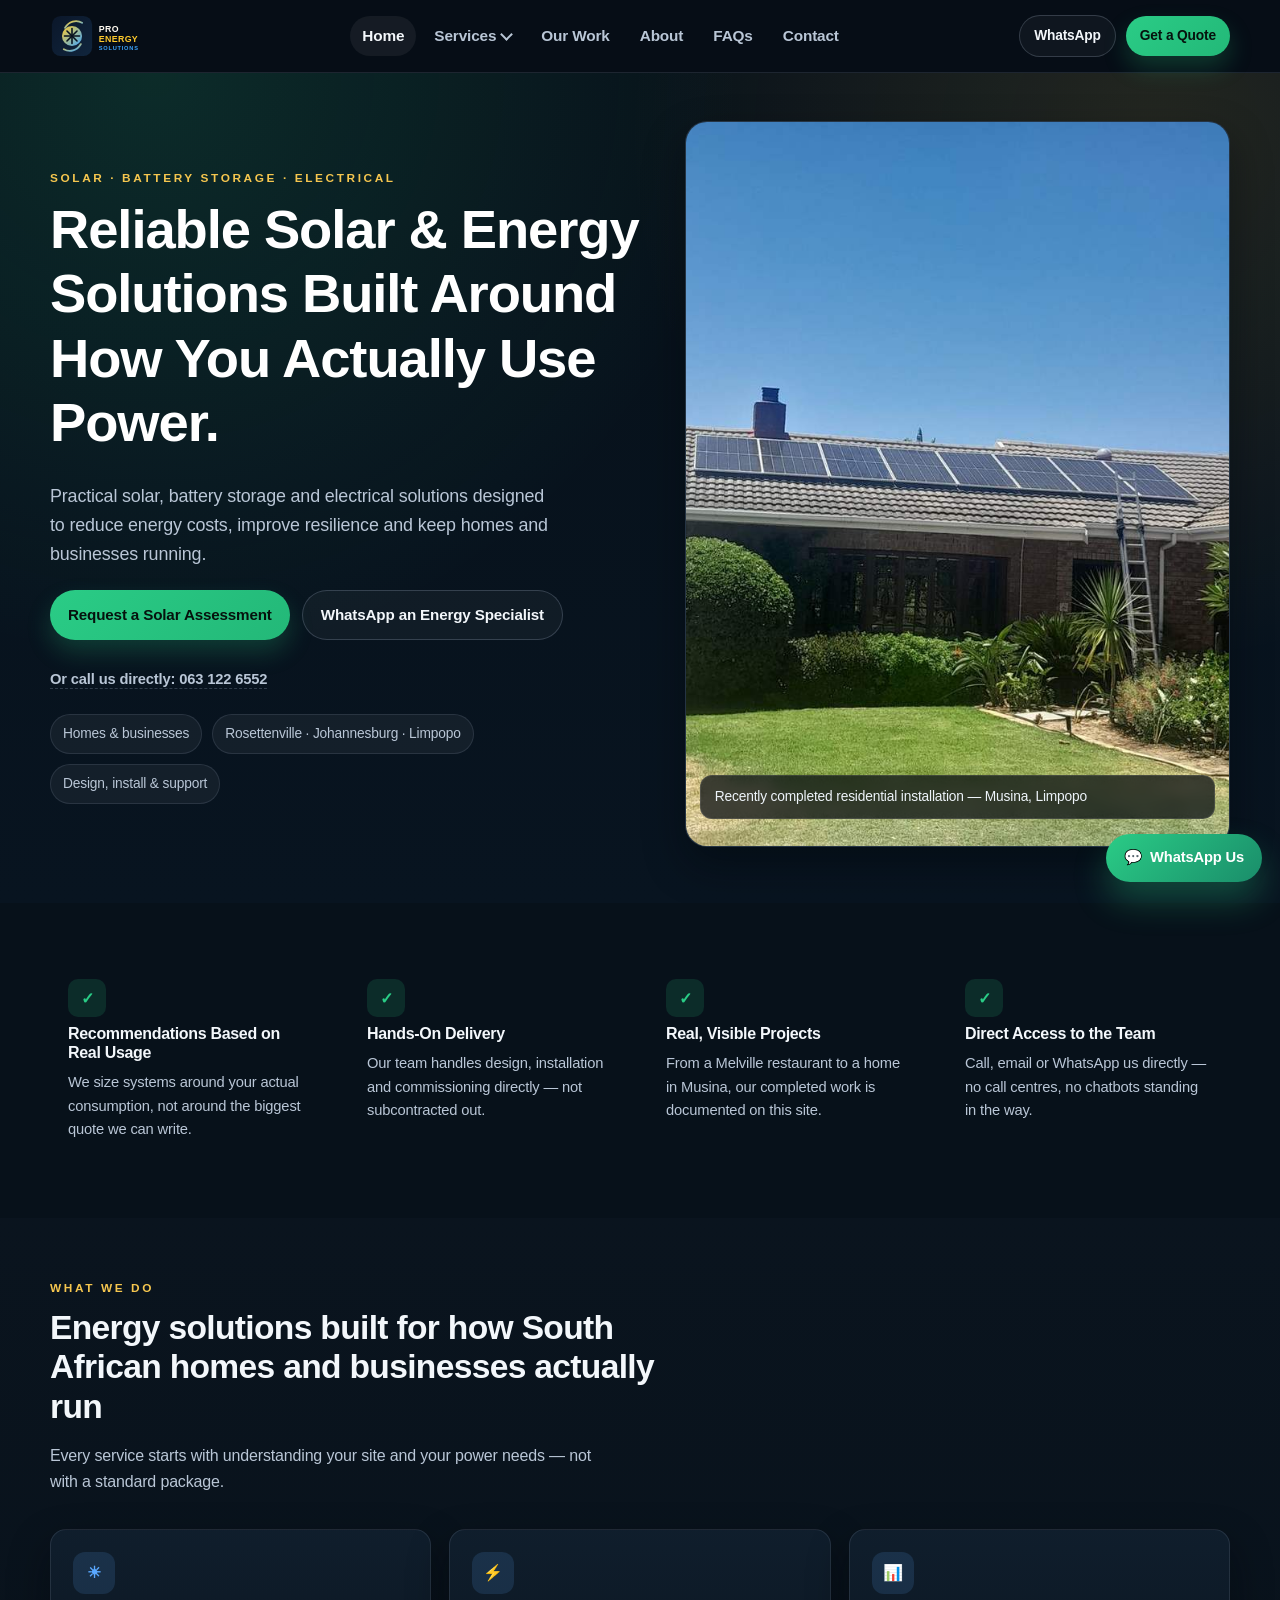
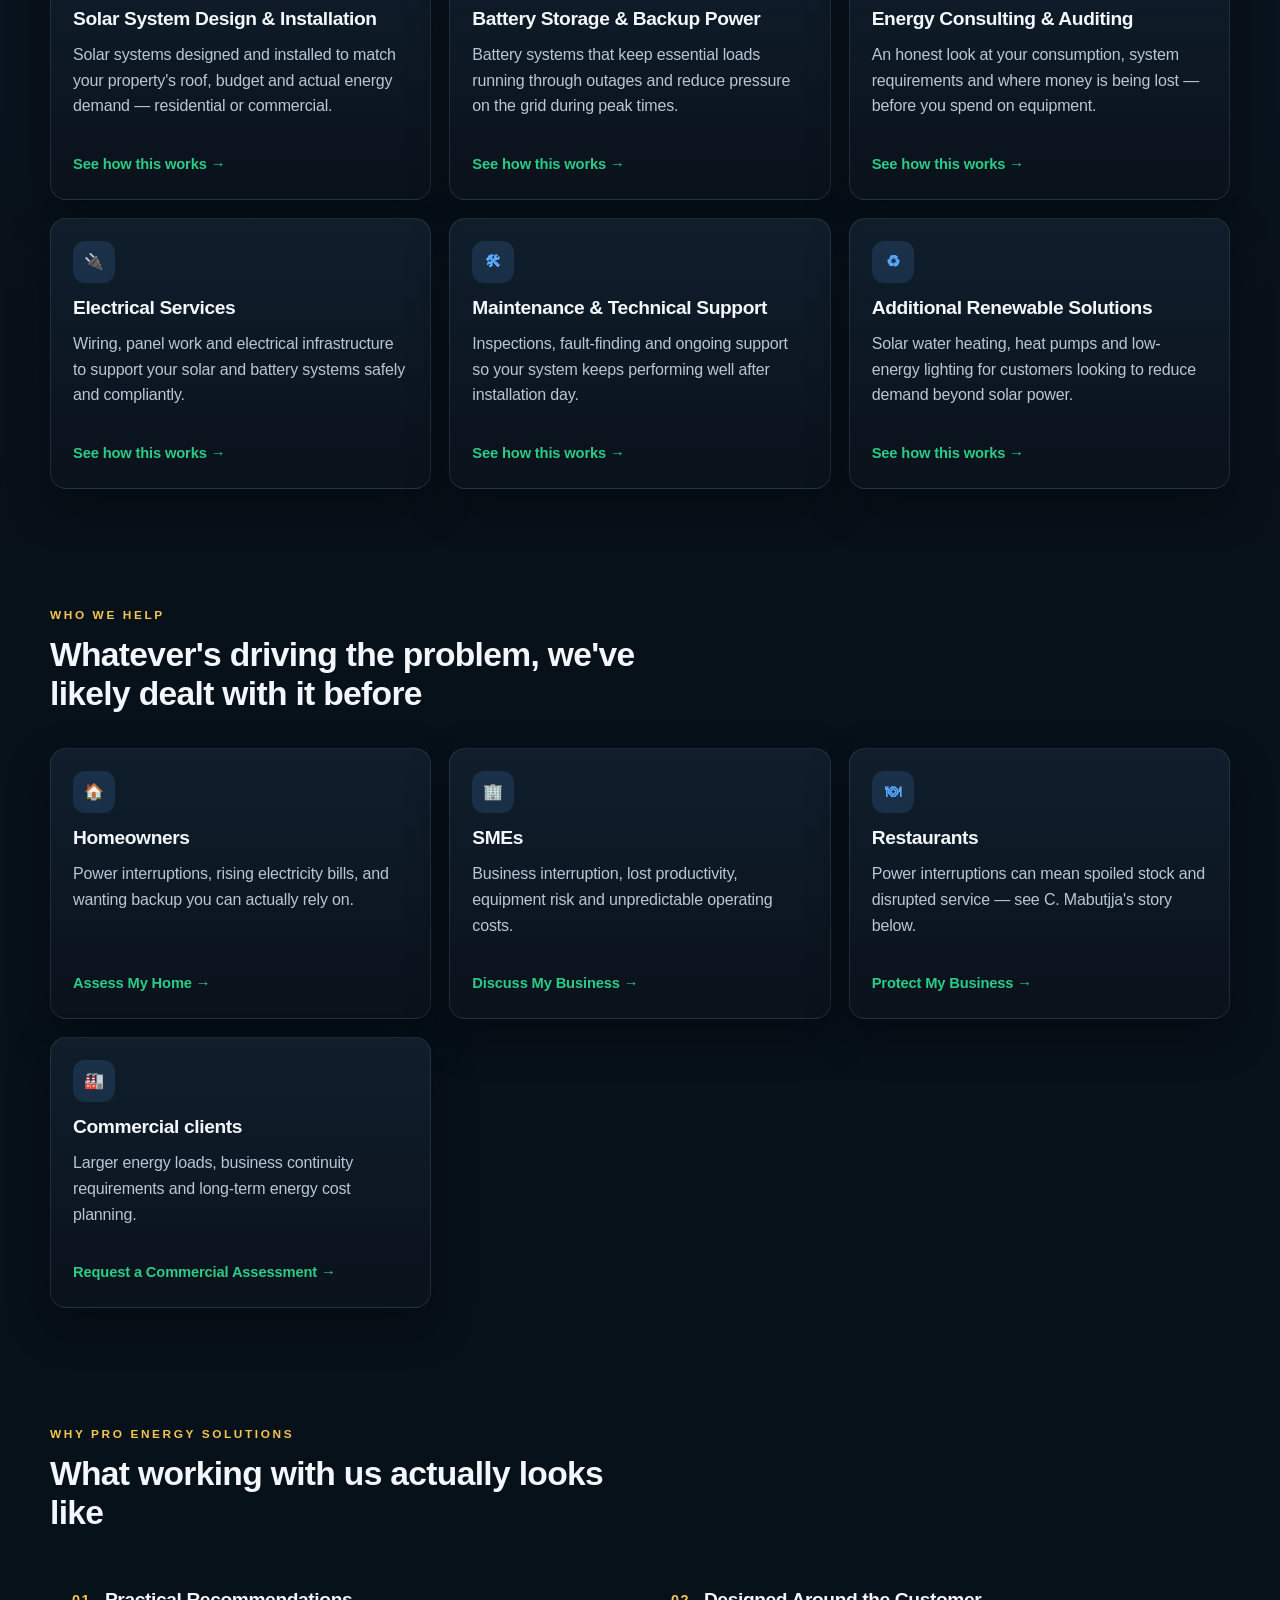
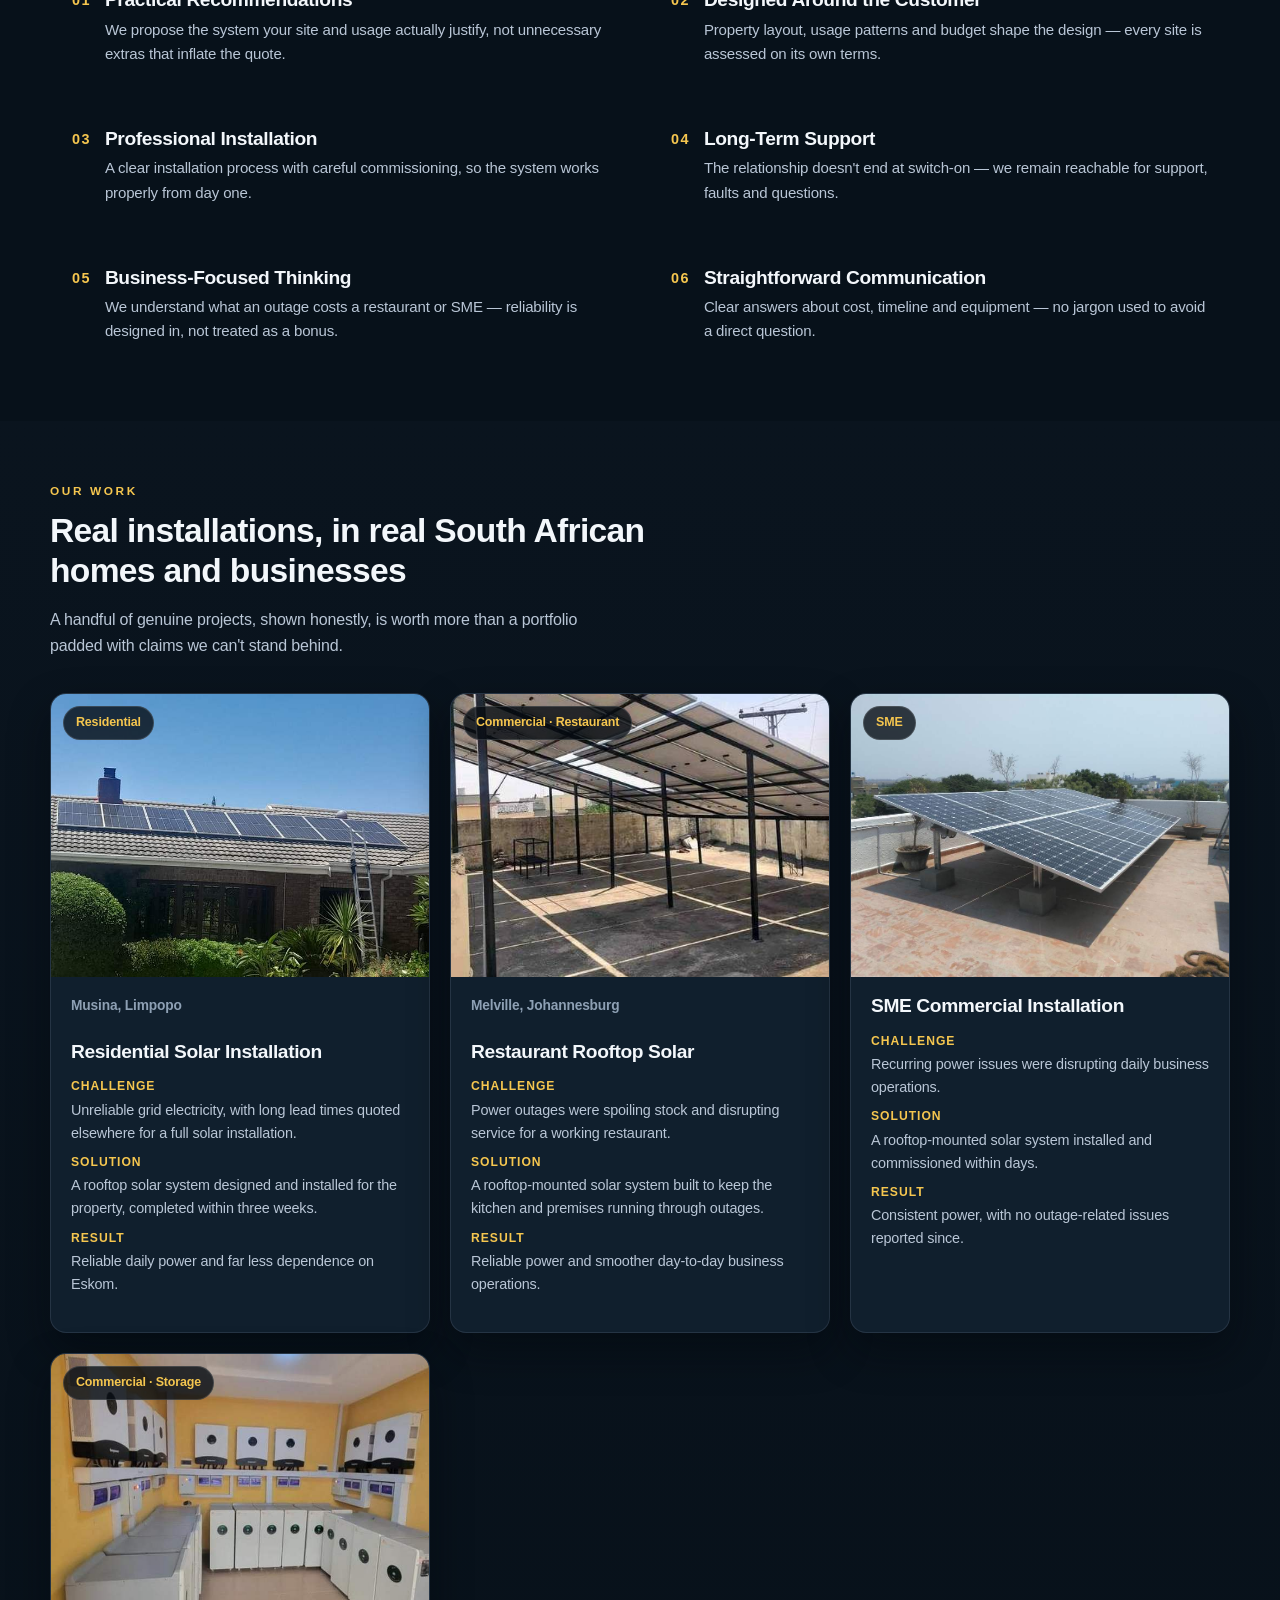
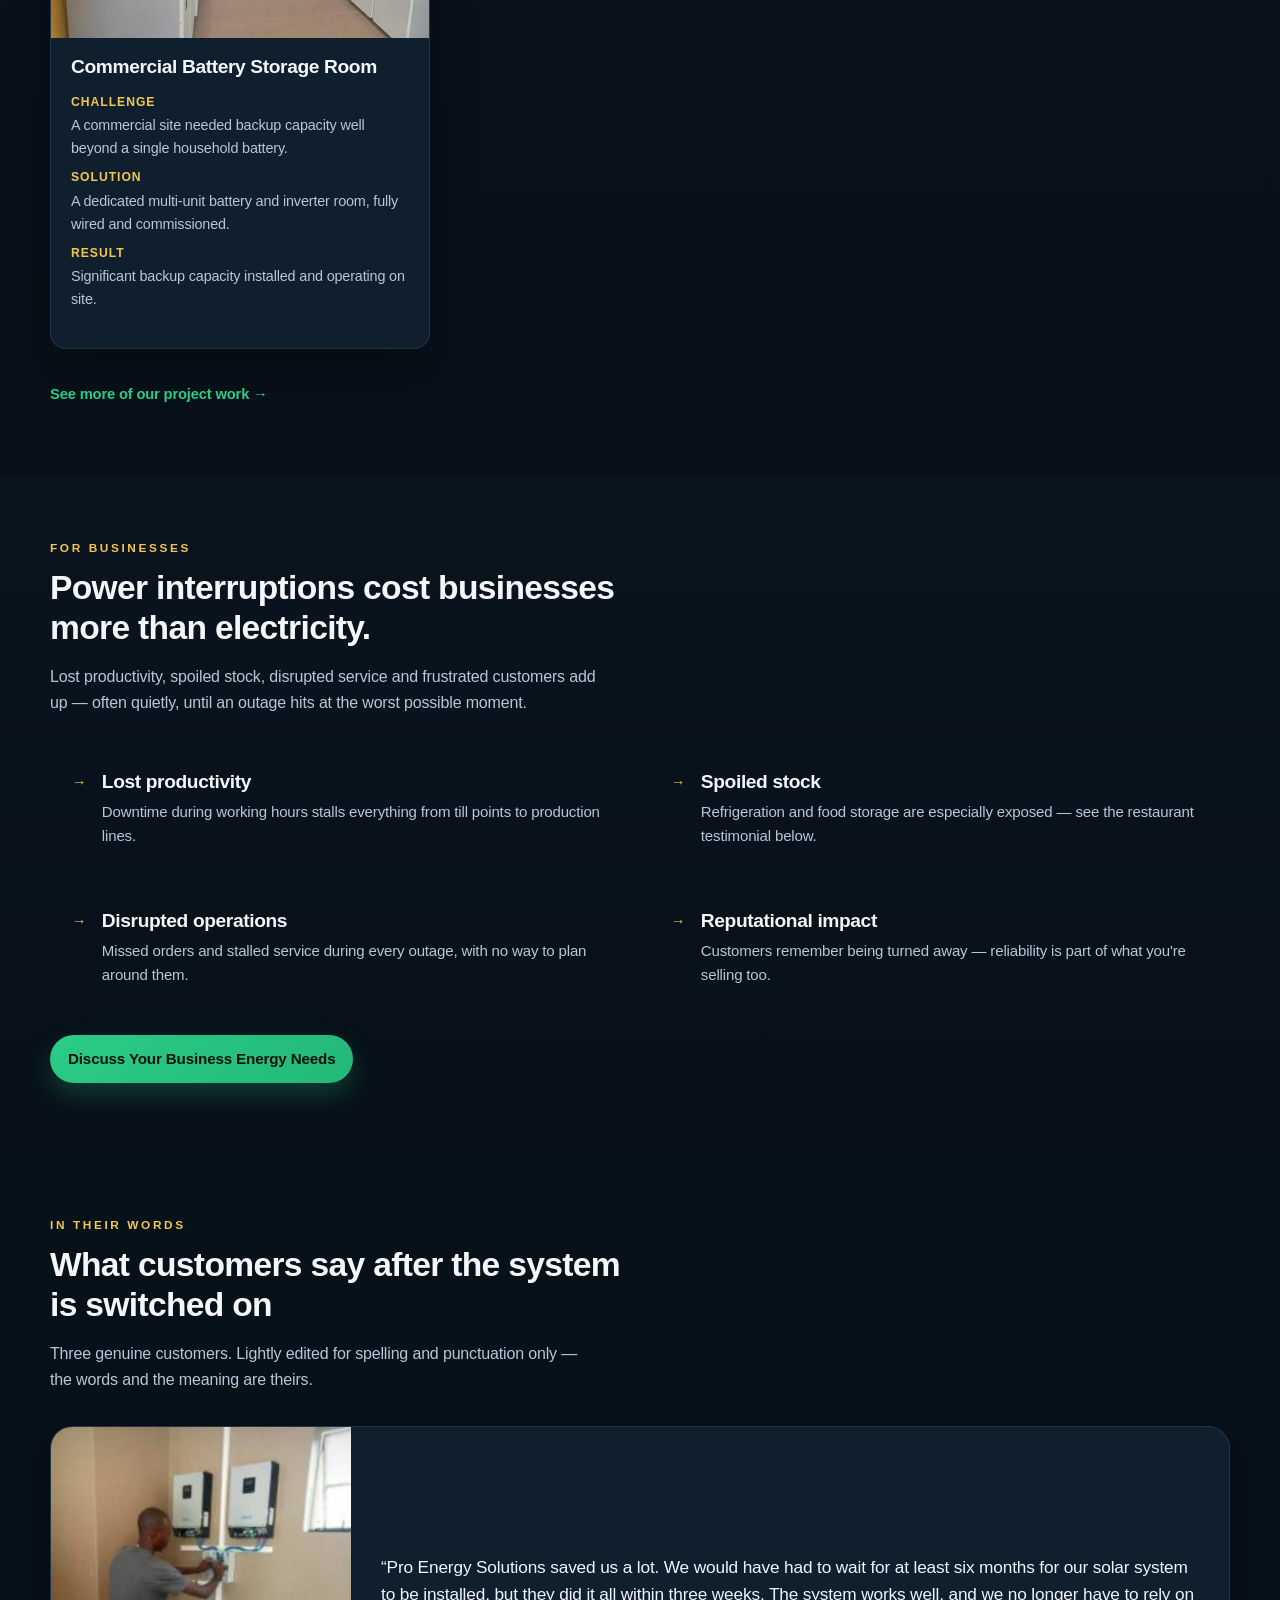
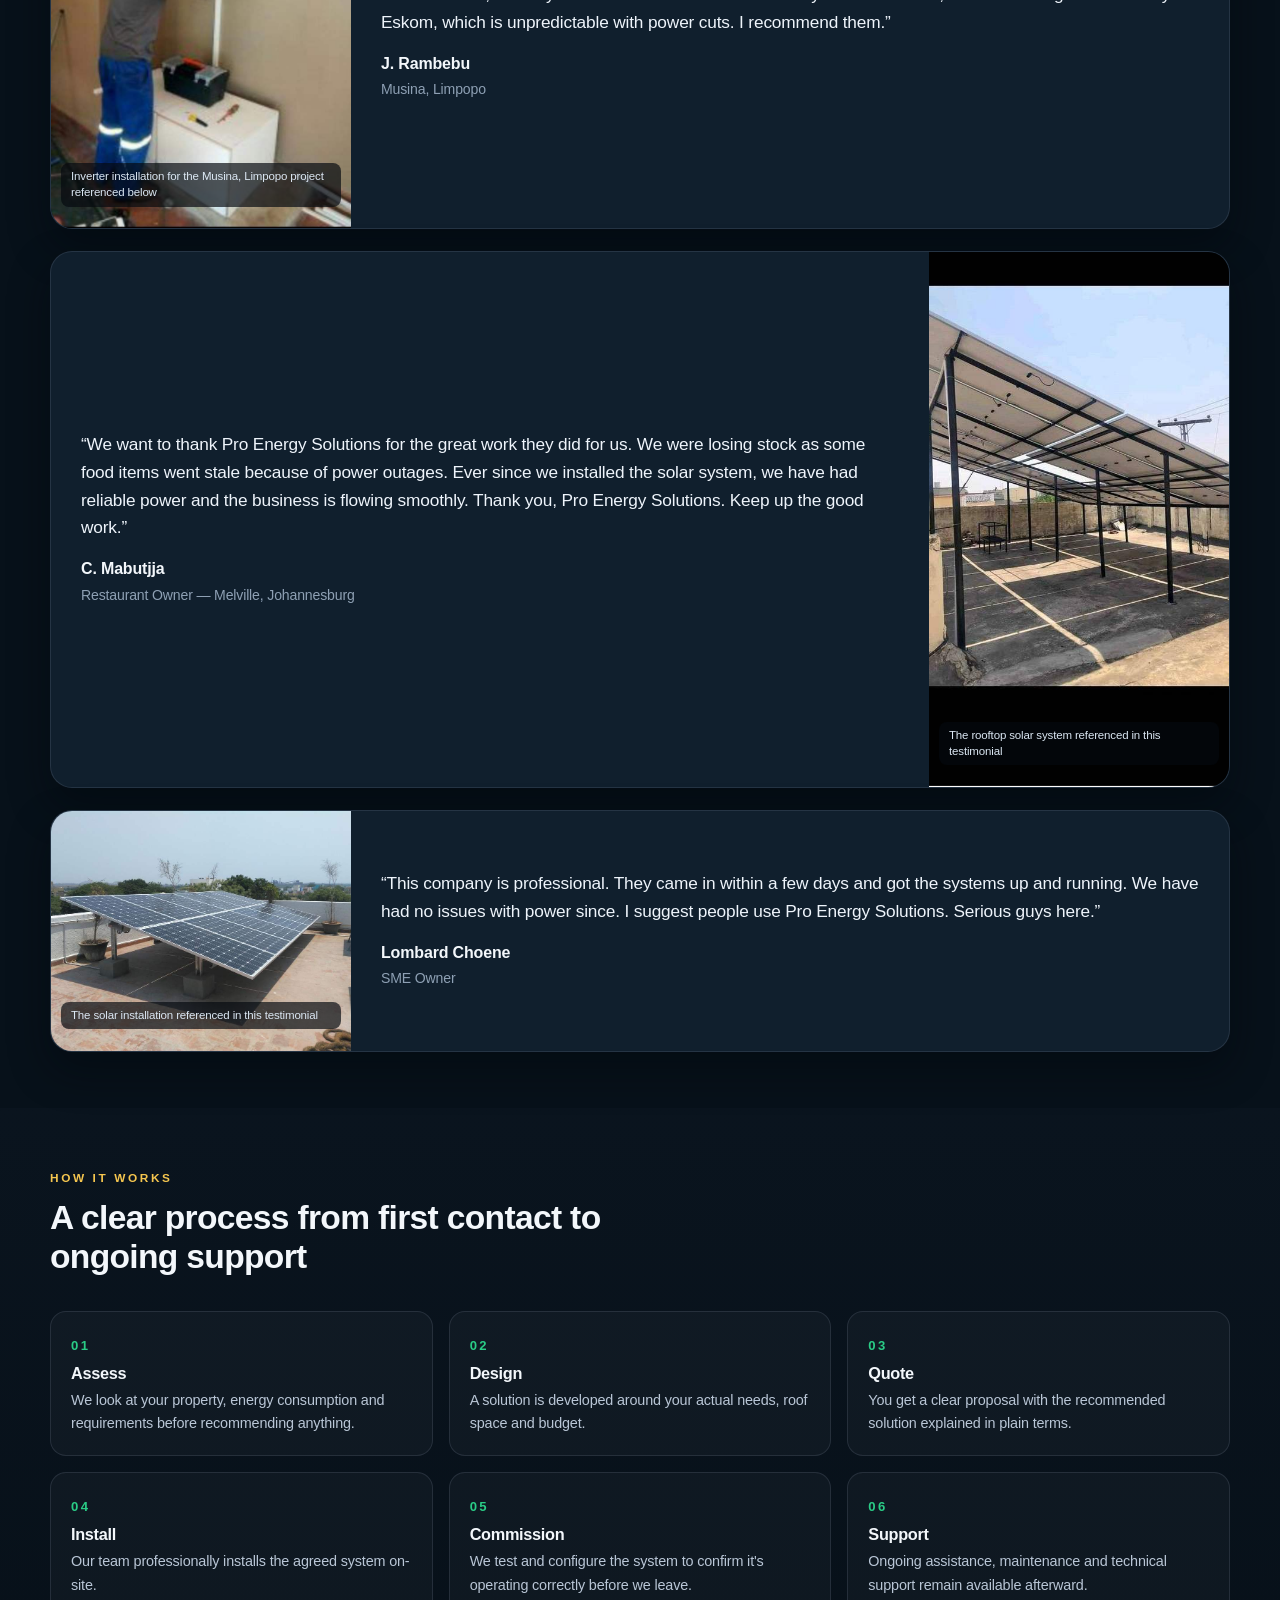
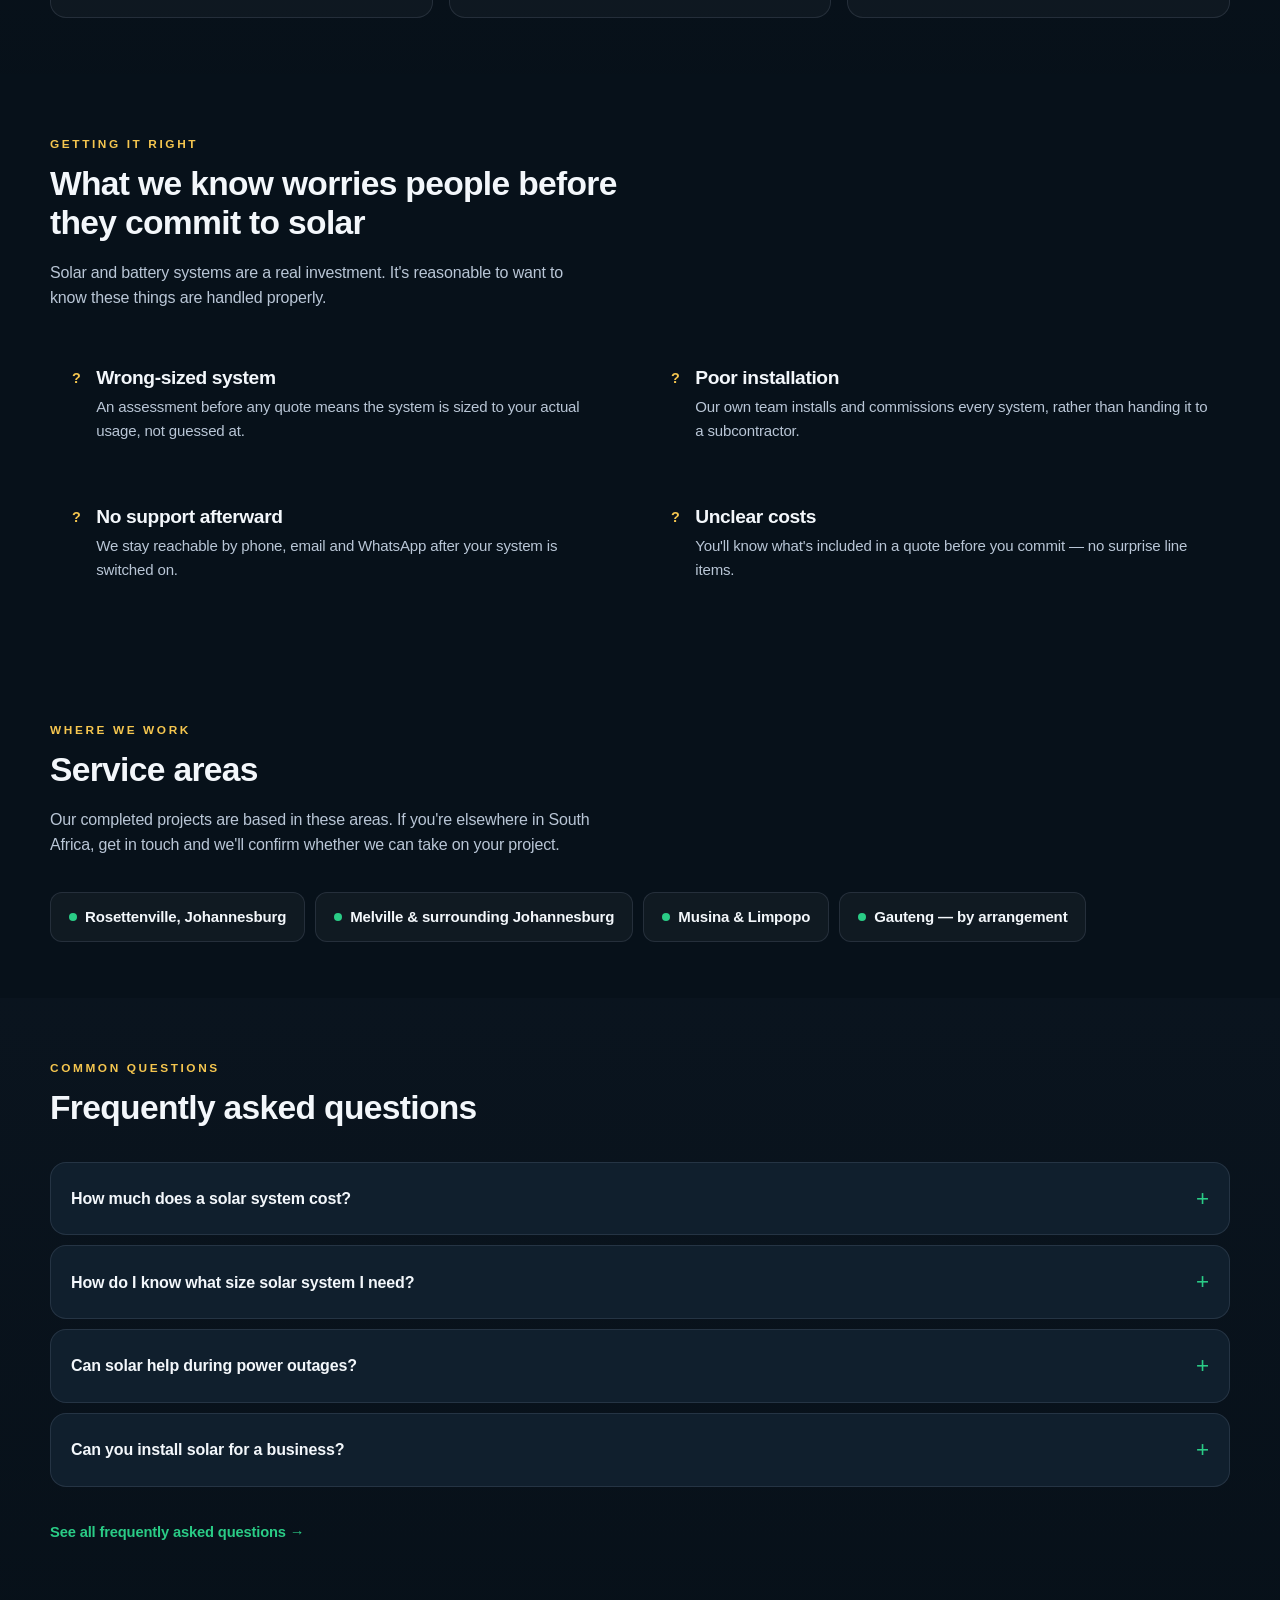
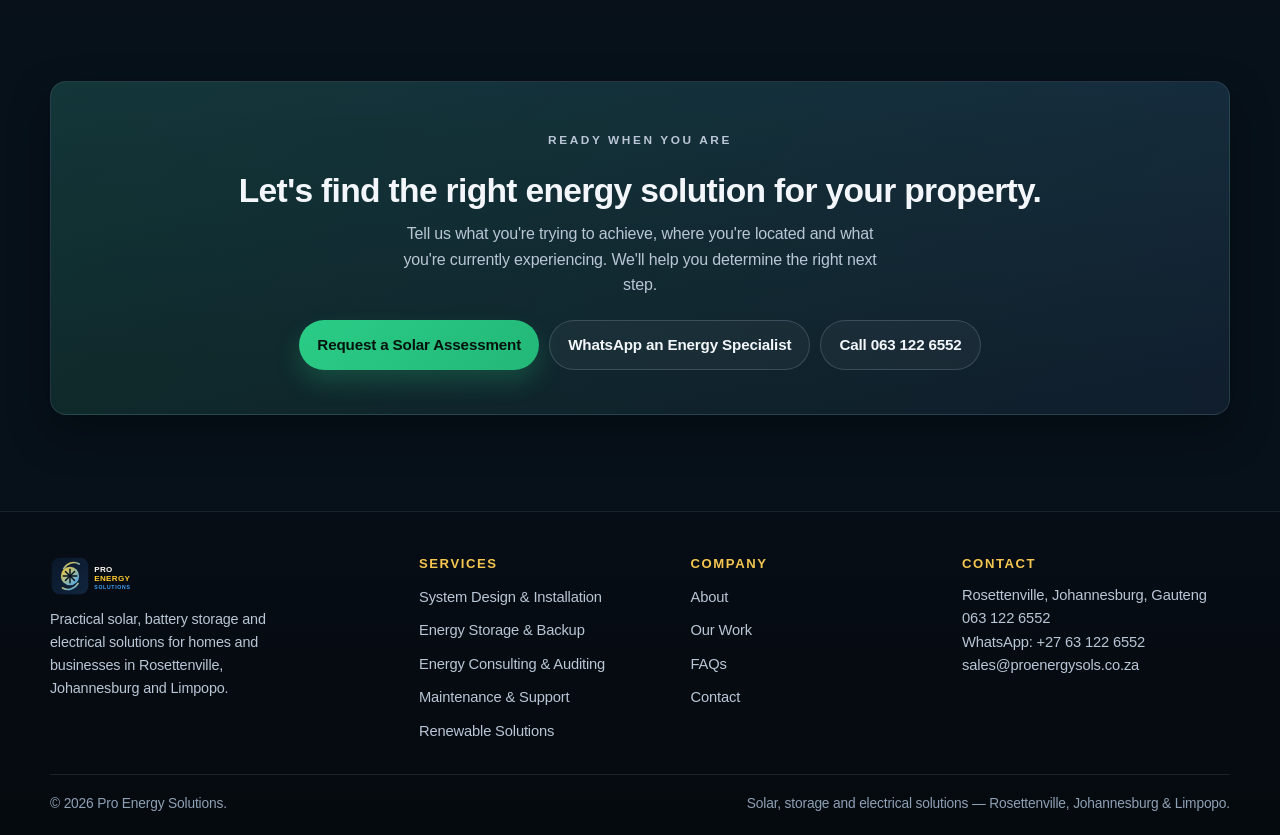
<file: index.html>
<!DOCTYPE html>
<html lang="en">
  <head>
    <meta charset="UTF-8" />
    <meta name="viewport" content="width=device-width, initial-scale=1.0" />
    <title>Pro Energy Solutions | Solar & Battery Installers in Johannesburg</title>
    <meta
      name="description"
      content="Pro Energy Solutions designs and installs solar, battery backup and electrical systems for homes and businesses in Rosettenville, Johannesburg and Limpopo. Real projects, real customers, honest advice."
    />
    <link rel="canonical" href="https://proenergysols.co.za/" />
    <link rel="icon" type="image/svg+xml" href="favicon.svg" />
    <meta property="og:type" content="website" />
    <meta property="og:site_name" content="Pro Energy Solutions" />
    <meta property="og:title" content="Pro Energy Solutions | Solar & Battery Installers in Johannesburg" />
    <meta property="og:description" content="Practical solar, battery storage and electrical solutions for homes and businesses — designed around how you actually use power." />
    <meta property="og:image" content="https://proenergysols.co.za/images/recently%20installed%20residential%20solar%20system%20Musina%20Limpopo.jpg" />
    <meta property="og:url" content="https://proenergysols.co.za/" />
    <meta name="twitter:card" content="summary_large_image" />
    <link rel="stylesheet" href="style.css" />
    <script type="application/ld+json">
    {
      "@context": "https://schema.org",
      "@type": "HomeAndConstructionBusiness",
      "name": "Pro Energy Solutions",
      "url": "https://proenergysols.co.za/",
      "logo": "https://proenergysols.co.za/logo.svg",
      "image": "https://proenergysols.co.za/images/recently%20installed%20residential%20solar%20system%20Musina%20Limpopo.jpg",
      "telephone": "+27631226552",
      "email": "sales@proenergysols.co.za",
      "address": {
        "@type": "PostalAddress",
        "addressLocality": "Rosettenville",
        "addressRegion": "Gauteng",
        "addressCountry": "ZA"
      },
      "areaServed": ["Rosettenville", "Johannesburg", "Gauteng", "Musina", "Limpopo"]
    }
    </script>
    <script type="application/ld+json">
    {
      "@context": "https://schema.org",
      "@type": "WebSite",
      "name": "Pro Energy Solutions",
      "url": "https://proenergysols.co.za/"
    }
    </script>
  </head>
  <body>
    <a class="skip-link" href="#main">Skip to main content</a>

    <header class="site-header">
      <nav class="nav container" aria-label="Primary">
        <a class="brand" href="/"><img src="logo.svg" alt="Pro Energy Solutions" class="site-logo" /></a>
        <button class="menu-toggle" type="button" aria-expanded="false" aria-controls="primary-nav-links" aria-label="Open menu">
          <span class="bar"></span>
        </button>
        <div class="nav-links" id="primary-nav-links">
          <a href="/" class="active" aria-current="page">Home</a>
          <details class="nav-dropdown">
            <summary>Services</summary>
            <div class="nav-dropdown-menu">
              <a href="services.html">All Services</a>
              <a href="system-design.html">System Design &amp; Installation</a>
              <a href="storage.html">Energy Storage &amp; Backup</a>
              <a href="consulting.html">Energy Consulting &amp; Auditing</a>
              <a href="maintenance.html">Maintenance &amp; Support</a>
              <a href="renewables.html">Additional Renewable Solutions</a>
            </div>
          </details>
          <a href="work.html">Our Work</a>
          <a href="about.html">About</a>
          <a href="faq.html">FAQs</a>
          <a href="contact.html">Contact</a>
          <div class="mobile-cta">
            <a class="btn btn-primary btn-sm" href="contact.html">Get a Quote</a>
            <a class="btn btn-whatsapp btn-sm" href="https://wa.me/27631226552" target="_blank" rel="noopener noreferrer">WhatsApp</a>
          </div>
        </div>
        <div class="nav-cta">
          <a class="btn btn-secondary btn-sm" href="https://wa.me/27631226552" target="_blank" rel="noopener noreferrer">WhatsApp</a>
          <a class="btn btn-primary btn-sm" href="contact.html">Get a Quote</a>
        </div>
      </nav>
    </header>

    <main id="main">
      <section class="hero">
        <div class="container hero-split">
          <div class="hero-copy-col">
            <p class="eyebrow">Solar · Battery Storage · Electrical</p>
            <h1>Reliable Solar &amp; Energy Solutions Built Around How You Actually Use Power.</h1>
            <p class="hero-tagline">
              Practical solar, battery storage and electrical solutions designed to reduce energy costs,
              improve resilience and keep homes and businesses running.
            </p>
            <div class="hero-cta-row">
              <a class="btn btn-primary" href="contact.html">Request a Solar Assessment</a>
              <a class="btn btn-secondary" href="https://wa.me/27631226552" target="_blank" rel="noopener noreferrer">WhatsApp an Energy Specialist</a>
            </div>
            <p class="hero-call-link"><a href="tel:+27631226552">Or call us directly: 063 122 6552</a></p>
            <div class="hero-proof-row">
              <span>Homes &amp; businesses</span>
              <span>Rosettenville · Johannesburg · Limpopo</span>
              <span>Design, install &amp; support</span>
            </div>
          </div>

          <div class="hero-visual">
            <img fetchpriority="high"
              src="images/recently installed residential solar system Musina Limpopo.jpg"
              alt="Rooftop solar panel installation on a residential home in Musina, Limpopo, recently completed by Pro Energy Solutions"
              width="675"
              height="900" />
            <p class="hero-visual-caption">Recently completed residential installation — Musina, Limpopo</p>
          </div>
        </div>
      </section>

      <section class="section">
        <div class="container">
          <h2 class="visually-hidden">Why customers choose Pro Energy Solutions</h2>
          <div class="trust-strip">
            <article class="trust-item reveal">
              <span class="trust-icon" aria-hidden="true">✓</span>
              <h3>Recommendations Based on Real Usage</h3>
              <p>We size systems around your actual consumption, not around the biggest quote we can write.</p>
            </article>
            <article class="trust-item reveal">
              <span class="trust-icon" aria-hidden="true">✓</span>
              <h3>Hands-On Delivery</h3>
              <p>Our team handles design, installation and commissioning directly — not subcontracted out.</p>
            </article>
            <article class="trust-item reveal">
              <span class="trust-icon" aria-hidden="true">✓</span>
              <h3>Real, Visible Projects</h3>
              <p>From a Melville restaurant to a home in Musina, our completed work is documented on this site.</p>
            </article>
            <article class="trust-item reveal">
              <span class="trust-icon" aria-hidden="true">✓</span>
              <h3>Direct Access to the Team</h3>
              <p>Call, email or WhatsApp us directly — no call centres, no chatbots standing in the way.</p>
            </article>
          </div>
        </div>
      </section>

      <section class="section section-alt" id="services">
        <div class="container">
          <div class="section-head reveal">
            <p class="eyebrow">What we do</p>
            <h2>Energy solutions built for how South African homes and businesses actually run</h2>
            <p class="section-copy">Every service starts with understanding your site and your power needs — not with a standard package.</p>
          </div>

          <div class="cards-grid">
            <article class="card reveal">
              <span class="card-icon" aria-hidden="true">☀</span>
              <h3>Solar System Design &amp; Installation</h3>
              <p>Solar systems designed and installed to match your property's roof, budget and actual energy demand — residential or commercial.</p>
              <a class="text-link" href="system-design.html">See how this works →</a>
            </article>
            <article class="card reveal">
              <span class="card-icon" aria-hidden="true">⚡</span>
              <h3>Battery Storage &amp; Backup Power</h3>
              <p>Battery systems that keep essential loads running through outages and reduce pressure on the grid during peak times.</p>
              <a class="text-link" href="storage.html">See how this works →</a>
            </article>
            <article class="card reveal">
              <span class="card-icon" aria-hidden="true">📊</span>
              <h3>Energy Consulting &amp; Auditing</h3>
              <p>An honest look at your consumption, system requirements and where money is being lost — before you spend on equipment.</p>
              <a class="text-link" href="consulting.html">See how this works →</a>
            </article>
            <article class="card reveal">
              <span class="card-icon" aria-hidden="true">🔌</span>
              <h3>Electrical Services</h3>
              <p>Wiring, panel work and electrical infrastructure to support your solar and battery systems safely and compliantly.</p>
              <a class="text-link" href="services.html">See how this works →</a>
            </article>
            <article class="card reveal">
              <span class="card-icon" aria-hidden="true">🛠</span>
              <h3>Maintenance &amp; Technical Support</h3>
              <p>Inspections, fault-finding and ongoing support so your system keeps performing well after installation day.</p>
              <a class="text-link" href="maintenance.html">See how this works →</a>
            </article>
            <article class="card reveal">
              <span class="card-icon" aria-hidden="true">♻</span>
              <h3>Additional Renewable Solutions</h3>
              <p>Solar water heating, heat pumps and low-energy lighting for customers looking to reduce demand beyond solar power.</p>
              <a class="text-link" href="renewables.html">See how this works →</a>
            </article>
          </div>
        </div>
      </section>

      <section class="section" id="who-we-help">
        <div class="container">
          <div class="section-head reveal">
            <p class="eyebrow">Who we help</p>
            <h2>Whatever's driving the problem, we've likely dealt with it before</h2>
          </div>
          <div class="cards-grid">
            <article class="card reveal">
              <span class="card-icon" aria-hidden="true">🏠</span>
              <h3>Homeowners</h3>
              <p>Power interruptions, rising electricity bills, and wanting backup you can actually rely on.</p>
              <a class="text-link" href="https://wa.me/27631226552?text=Hi%20Pro%20Energy%20Solutions%2C%20I%27d%20like%20to%20assess%20my%20home%27s%20solar%20and%20backup%20options." target="_blank" rel="noopener noreferrer">Assess My Home →</a>
            </article>
            <article class="card reveal">
              <span class="card-icon" aria-hidden="true">🏢</span>
              <h3>SMEs</h3>
              <p>Business interruption, lost productivity, equipment risk and unpredictable operating costs.</p>
              <a class="text-link" href="https://wa.me/27631226552?text=Hi%20Pro%20Energy%20Solutions%2C%20I%27d%20like%20to%20discuss%20energy%20solutions%20for%20my%20business." target="_blank" rel="noopener noreferrer">Discuss My Business →</a>
            </article>
            <article class="card reveal">
              <span class="card-icon" aria-hidden="true">🍽</span>
              <h3>Restaurants</h3>
              <p>Power interruptions can mean spoiled stock and disrupted service — see C. Mabutjja's story below.</p>
              <a class="text-link" href="https://wa.me/27631226552?text=Hi%20Pro%20Energy%20Solutions%2C%20I%27d%20like%20to%20protect%20my%20restaurant%20from%20power%20outages." target="_blank" rel="noopener noreferrer">Protect My Business →</a>
            </article>
            <article class="card reveal">
              <span class="card-icon" aria-hidden="true">🏭</span>
              <h3>Commercial clients</h3>
              <p>Larger energy loads, business continuity requirements and long-term energy cost planning.</p>
              <a class="text-link" href="contact.html">Request a Commercial Assessment →</a>
            </article>
          </div>
        </div>
      </section>

      <section class="section">
        <div class="container">
          <div class="section-head reveal">
            <p class="eyebrow">Why Pro Energy Solutions</p>
            <h2>What working with us actually looks like</h2>
          </div>
          <div class="why-grid">
            <article class="why-card reveal">
              <span class="why-num">01</span>
              <div>
                <h3>Practical Recommendations</h3>
                <p>We propose the system your site and usage actually justify, not unnecessary extras that inflate the quote.</p>
              </div>
            </article>
            <article class="why-card reveal">
              <span class="why-num">02</span>
              <div>
                <h3>Designed Around the Customer</h3>
                <p>Property layout, usage patterns and budget shape the design — every site is assessed on its own terms.</p>
              </div>
            </article>
            <article class="why-card reveal">
              <span class="why-num">03</span>
              <div>
                <h3>Professional Installation</h3>
                <p>A clear installation process with careful commissioning, so the system works properly from day one.</p>
              </div>
            </article>
            <article class="why-card reveal">
              <span class="why-num">04</span>
              <div>
                <h3>Long-Term Support</h3>
                <p>The relationship doesn't end at switch-on — we remain reachable for support, faults and questions.</p>
              </div>
            </article>
            <article class="why-card reveal">
              <span class="why-num">05</span>
              <div>
                <h3>Business-Focused Thinking</h3>
                <p>We understand what an outage costs a restaurant or SME — reliability is designed in, not treated as a bonus.</p>
              </div>
            </article>
            <article class="why-card reveal">
              <span class="why-num">06</span>
              <div>
                <h3>Straightforward Communication</h3>
                <p>Clear answers about cost, timeline and equipment — no jargon used to avoid a direct question.</p>
              </div>
            </article>
          </div>
        </div>
      </section>

      <section class="section section-alt" id="our-work">
        <div class="container">
          <div class="section-head reveal">
            <p class="eyebrow">Our work</p>
            <h2>Real installations, in real South African homes and businesses</h2>
            <p class="section-copy">A handful of genuine projects, shown honestly, is worth more than a portfolio padded with claims we can't stand behind.</p>
          </div>

          <div class="projects-grid">
            <article class="project-card reveal">
              <div class="project-media">
                <img src="images/recently installed residential solar system Musina Limpopo.jpg" alt="Completed rooftop solar installation on a residential home in Musina, Limpopo" loading="lazy" width="675" height="900" />
                <span class="project-tag">Residential</span>
              </div>
              <div class="project-body">
                <p class="project-location">Musina, Limpopo</p>
                <h3>Residential Solar Installation</h3>
                <dl class="project-facts">
                  <div>
                    <dt>Challenge</dt>
                    <dd>Unreliable grid electricity, with long lead times quoted elsewhere for a full solar installation.</dd>
                  </div>
                  <div>
                    <dt>Solution</dt>
                    <dd>A rooftop solar system designed and installed for the property, completed within three weeks.</dd>
                  </div>
                  <div>
                    <dt>Result</dt>
                    <dd>Reliable daily power and far less dependence on Eskom.</dd>
                  </div>
                </dl>
              </div>
            </article>

            <article class="project-card reveal">
              <div class="project-media">
                <img src="images/recently installed roof top solar system for a Restaurant in Mellville jjJohannesburg view2.jpg" alt="Rooftop solar structure installed above a restaurant premises in Melville, Johannesburg" loading="lazy" width="505" height="900" />
                <span class="project-tag">Commercial · Restaurant</span>
              </div>
              <div class="project-body">
                <p class="project-location">Melville, Johannesburg</p>
                <h3>Restaurant Rooftop Solar</h3>
                <dl class="project-facts">
                  <div>
                    <dt>Challenge</dt>
                    <dd>Power outages were spoiling stock and disrupting service for a working restaurant.</dd>
                  </div>
                  <div>
                    <dt>Solution</dt>
                    <dd>A rooftop-mounted solar system built to keep the kitchen and premises running through outages.</dd>
                  </div>
                  <div>
                    <dt>Result</dt>
                    <dd>Reliable power and smoother day-to-day business operations.</dd>
                  </div>
                </dl>
              </div>
            </article>

            <article class="project-card reveal">
              <div class="project-media">
                <img src="images/testimonial_sme owner.jpg" alt="Ground-mounted rooftop solar panel array installed for a small business" loading="lazy" width="900" height="675" />
                <span class="project-tag">SME</span>
              </div>
              <div class="project-body">
                <h3>SME Commercial Installation</h3>
                <dl class="project-facts">
                  <div>
                    <dt>Challenge</dt>
                    <dd>Recurring power issues were disrupting daily business operations.</dd>
                  </div>
                  <div>
                    <dt>Solution</dt>
                    <dd>A rooftop-mounted solar system installed and commissioned within days.</dd>
                  </div>
                  <div>
                    <dt>Result</dt>
                    <dd>Consistent power, with no outage-related issues reported since.</dd>
                  </div>
                </dl>
              </div>
            </article>

            <article class="project-card reveal">
              <div class="project-media">
                <img src="images/inverter_room_main.jpg" alt="Commercial-scale battery storage room with multiple inverter and battery units installed and wired" loading="lazy" width="696" height="900" />
                <span class="project-tag">Commercial · Storage</span>
              </div>
              <div class="project-body">
                <h3>Commercial Battery Storage Room</h3>
                <dl class="project-facts">
                  <div>
                    <dt>Challenge</dt>
                    <dd>A commercial site needed backup capacity well beyond a single household battery.</dd>
                  </div>
                  <div>
                    <dt>Solution</dt>
                    <dd>A dedicated multi-unit battery and inverter room, fully wired and commissioned.</dd>
                  </div>
                  <div>
                    <dt>Result</dt>
                    <dd>Significant backup capacity installed and operating on site.</dd>
                  </div>
                </dl>
              </div>
            </article>
          </div>

          <p class="reveal text-link-standalone">
            <a class="text-link" href="work.html">See more of our project work →</a>
          </p>
        </div>
      </section>

      <section class="section section-alt" id="business-continuity">
        <div class="container">
          <div class="section-head reveal">
            <p class="eyebrow">For businesses</p>
            <h2>Power interruptions cost businesses more than electricity.</h2>
            <p class="section-copy">Lost productivity, spoiled stock, disrupted service and frustrated customers add up — often quietly, until an outage hits at the worst possible moment.</p>
          </div>
          <div class="why-grid">
            <article class="why-card reveal">
              <span class="why-num">→</span>
              <div>
                <h3>Lost productivity</h3>
                <p>Downtime during working hours stalls everything from till points to production lines.</p>
              </div>
            </article>
            <article class="why-card reveal">
              <span class="why-num">→</span>
              <div>
                <h3>Spoiled stock</h3>
                <p>Refrigeration and food storage are especially exposed — see the restaurant testimonial below.</p>
              </div>
            </article>
            <article class="why-card reveal">
              <span class="why-num">→</span>
              <div>
                <h3>Disrupted operations</h3>
                <p>Missed orders and stalled service during every outage, with no way to plan around them.</p>
              </div>
            </article>
            <article class="why-card reveal">
              <span class="why-num">→</span>
              <div>
                <h3>Reputational impact</h3>
                <p>Customers remember being turned away — reliability is part of what you're selling too.</p>
              </div>
            </article>
          </div>
          <p class="reveal text-link-standalone"><a class="btn btn-primary" href="contact.html">Discuss Your Business Energy Needs</a></p>
        </div>
      </section>

      <section class="section" id="testimonials">
        <div class="container">
          <div class="section-head reveal">
            <p class="eyebrow">In their words</p>
            <h2>What customers say after the system is switched on</h2>
            <p class="section-copy">Three genuine customers. Lightly edited for spelling and punctuation only — the words and the meaning are theirs.</p>
          </div>

          <div class="testimonial-list">
            <article class="testimonial-card reveal">
              <div class="testimonial-media">
                <img src="images/recently installed residential solar system Musina Limpopo inverter sytem indoors.jpg" alt="Inverter system installed indoors for the Musina, Limpopo residential solar project" loading="lazy" width="674" height="900" />
                <p class="testimonial-media-caption">Inverter installation for the Musina, Limpopo project referenced below</p>
              </div>
              <div class="testimonial-body">
                <p class="testimonial-quote">
                  &ldquo;Pro Energy Solutions saved us a lot. We would have had to wait for at least six months for our solar
                  system to be installed, but they did it all within three weeks. The system works well, and we no longer
                  have to rely on Eskom, which is unpredictable with power cuts. I recommend them.&rdquo;
                </p>
                <div class="testimonial-attribution">
                  <strong>J. Rambebu</strong>
                  <span>Musina, Limpopo</span>
                </div>
              </div>
            </article>

            <article class="testimonial-card reveal">
              <div class="testimonial-media">
                <img src="images/recently installed roof top solar system for a Restaurant in Mellville jjJohannesburg view2.jpg" alt="Rooftop solar installation above the Melville, Johannesburg restaurant referenced below" loading="lazy" width="505" height="900" />
                <p class="testimonial-media-caption">The rooftop solar system referenced in this testimonial</p>
              </div>
              <div class="testimonial-body">
                <p class="testimonial-quote">
                  &ldquo;We want to thank Pro Energy Solutions for the great work they did for us. We were losing stock as
                  some food items went stale because of power outages. Ever since we installed the solar system, we have
                  had reliable power and the business is flowing smoothly. Thank you, Pro Energy Solutions. Keep up the
                  good work.&rdquo;
                </p>
                <div class="testimonial-attribution">
                  <strong>C. Mabutjja</strong>
                  <span>Restaurant Owner — Melville, Johannesburg</span>
                </div>
              </div>
            </article>

            <article class="testimonial-card reveal">
              <div class="testimonial-media">
                <img src="images/testimonial_sme owner.jpg" alt="Rooftop solar panel array installed for Lombard Choene's SME business" loading="lazy" width="900" height="675" />
                <p class="testimonial-media-caption">The solar installation referenced in this testimonial</p>
              </div>
              <div class="testimonial-body">
                <p class="testimonial-quote">
                  &ldquo;This company is professional. They came in within a few days and got the systems up and running.
                  We have had no issues with power since. I suggest people use Pro Energy Solutions. Serious guys
                  here.&rdquo;
                </p>
                <div class="testimonial-attribution">
                  <strong>Lombard Choene</strong>
                  <span>SME Owner</span>
                </div>
              </div>
            </article>
          </div>
        </div>
      </section>

      <section class="section section-alt" id="how-it-works">
        <div class="container">
          <div class="section-head reveal">
            <p class="eyebrow">How it works</p>
            <h2>A clear process from first contact to ongoing support</h2>
          </div>
          <div class="steps-grid">
            <article class="step-card reveal">
              <strong>01</strong>
              <h3>Assess</h3>
              <p>We look at your property, energy consumption and requirements before recommending anything.</p>
            </article>
            <article class="step-card reveal">
              <strong>02</strong>
              <h3>Design</h3>
              <p>A solution is developed around your actual needs, roof space and budget.</p>
            </article>
            <article class="step-card reveal">
              <strong>03</strong>
              <h3>Quote</h3>
              <p>You get a clear proposal with the recommended solution explained in plain terms.</p>
            </article>
            <article class="step-card reveal">
              <strong>04</strong>
              <h3>Install</h3>
              <p>Our team professionally installs the agreed system on-site.</p>
            </article>
            <article class="step-card reveal">
              <strong>05</strong>
              <h3>Commission</h3>
              <p>We test and configure the system to confirm it's operating correctly before we leave.</p>
            </article>
            <article class="step-card reveal">
              <strong>06</strong>
              <h3>Support</h3>
              <p>Ongoing assistance, maintenance and technical support remain available afterward.</p>
            </article>
          </div>
        </div>
      </section>

      <section class="section" id="risk-reduction">
        <div class="container">
          <div class="section-head reveal">
            <p class="eyebrow">Getting it right</p>
            <h2>What we know worries people before they commit to solar</h2>
            <p class="section-copy">Solar and battery systems are a real investment. It's reasonable to want to know these things are handled properly.</p>
          </div>
          <div class="why-grid">
            <article class="why-card reveal">
              <span class="why-num">?</span>
              <div>
                <h3>Wrong-sized system</h3>
                <p>An assessment before any quote means the system is sized to your actual usage, not guessed at.</p>
              </div>
            </article>
            <article class="why-card reveal">
              <span class="why-num">?</span>
              <div>
                <h3>Poor installation</h3>
                <p>Our own team installs and commissions every system, rather than handing it to a subcontractor.</p>
              </div>
            </article>
            <article class="why-card reveal">
              <span class="why-num">?</span>
              <div>
                <h3>No support afterward</h3>
                <p>We stay reachable by phone, email and WhatsApp after your system is switched on.</p>
              </div>
            </article>
            <article class="why-card reveal">
              <span class="why-num">?</span>
              <div>
                <h3>Unclear costs</h3>
                <p>You'll know what's included in a quote before you commit — no surprise line items.</p>
              </div>
            </article>
          </div>
        </div>
      </section>

      <section class="section" id="service-areas">
        <div class="container">
          <div class="section-head reveal">
            <p class="eyebrow">Where we work</p>
            <h2>Service areas</h2>
            <p class="section-copy">Our completed projects are based in these areas. If you're elsewhere in South Africa, get in touch and we'll confirm whether we can take on your project.</p>
          </div>
          <div class="area-chip-row reveal">
            <span class="area-chip"><span class="dot" aria-hidden="true"></span>Rosettenville, Johannesburg</span>
            <span class="area-chip"><span class="dot" aria-hidden="true"></span>Melville &amp; surrounding Johannesburg</span>
            <span class="area-chip"><span class="dot" aria-hidden="true"></span>Musina &amp; Limpopo</span>
            <span class="area-chip"><span class="dot" aria-hidden="true"></span>Gauteng — by arrangement</span>
          </div>
        </div>
      </section>

      <section class="section section-alt" id="faq">
        <div class="container">
          <div class="section-head reveal">
            <p class="eyebrow">Common questions</p>
            <h2>Frequently asked questions</h2>
          </div>
          <div class="faq-list reveal">
            <details class="faq-item">
              <summary>How much does a solar system cost?</summary>
              <p class="faq-answer">Cost depends on your energy consumption, property requirements, equipment choice and system design. We provide a clear quote after assessing your specific needs rather than quoting a generic package price.</p>
            </details>
            <details class="faq-item">
              <summary>How do I know what size solar system I need?</summary>
              <p class="faq-answer">We start with an assessment of your consumption and usage patterns, then size the system to match — rather than guessing or defaulting to the largest option.</p>
            </details>
            <details class="faq-item">
              <summary>Can solar help during power outages?</summary>
              <p class="faq-answer">Yes, when paired with battery storage configured for your essential loads. We'll explain what a system can and can't cover during an outage before you commit.</p>
            </details>
            <details class="faq-item">
              <summary>Can you install solar for a business?</summary>
              <p class="faq-answer">Yes — we've installed systems for a restaurant and other SMEs. Commercial installations are assessed the same way as residential ones: around your actual operating needs.</p>
            </details>
          </div>
          <p class="reveal text-link-standalone">
            <a class="text-link" href="faq.html">See all frequently asked questions →</a>
          </p>
        </div>
      </section>

      <section class="section">
        <div class="container">
          <div class="cta-panel reveal">
            <p class="eyebrow">Ready when you are</p>
            <h2>Let's find the right energy solution for your property.</h2>
            <p>Tell us what you're trying to achieve, where you're located and what you're currently experiencing. We'll help you determine the right next step.</p>
            <div class="cta-row">
              <a class="btn btn-primary" href="contact.html">Request a Solar Assessment</a>
              <a class="btn btn-secondary" href="https://wa.me/27631226552" target="_blank" rel="noopener noreferrer">WhatsApp an Energy Specialist</a>
              <a class="btn btn-secondary" href="tel:+27631226552">Call 063 122 6552</a>
            </div>
          </div>
        </div>
      </section>
    </main>

    <footer class="site-footer">
      <div class="container">
        <div class="footer-grid">
          <div class="footer-brand">
            <img src="logo.svg" alt="Pro Energy Solutions" class="site-logo" />
            <p>Practical solar, battery storage and electrical solutions for homes and businesses in Rosettenville, Johannesburg and Limpopo.</p>
          </div>
          <div class="footer-col">
            <h3>Services</h3>
            <ul>
              <li><a href="system-design.html">System Design &amp; Installation</a></li>
              <li><a href="storage.html">Energy Storage &amp; Backup</a></li>
              <li><a href="consulting.html">Energy Consulting &amp; Auditing</a></li>
              <li><a href="maintenance.html">Maintenance &amp; Support</a></li>
              <li><a href="renewables.html">Renewable Solutions</a></li>
            </ul>
          </div>
          <div class="footer-col">
            <h3>Company</h3>
            <ul>
              <li><a href="about.html">About</a></li>
              <li><a href="work.html">Our Work</a></li>
              <li><a href="faq.html">FAQs</a></li>
              <li><a href="contact.html">Contact</a></li>
            </ul>
          </div>
          <div class="footer-col">
            <h3>Contact</h3>
            <address>
              Rosettenville, Johannesburg, Gauteng<br />
              <a href="tel:+27631226552">063 122 6552</a><br />
              <a href="https://wa.me/27631226552" target="_blank" rel="noopener noreferrer">WhatsApp: +27 63 122 6552</a><br />
              <a href="mailto:sales@proenergysols.co.za">sales@proenergysols.co.za</a>
            </address>
          </div>
        </div>
        <div class="footer-bottom">
          <span>&copy; 2026 Pro Energy Solutions.</span>
          <span>Solar, storage and electrical solutions — Rosettenville, Johannesburg &amp; Limpopo.</span>
        </div>
      </div>
    </footer>

    <a class="whatsapp-float" href="https://wa.me/27631226552" target="_blank" rel="noopener noreferrer" aria-label="Chat with Pro Energy Solutions on WhatsApp">
      <span aria-hidden="true">💬</span><span class="wa-text">WhatsApp Us</span>
    </a>

    <nav class="mobile-action-bar" aria-label="Quick contact">
      <a class="mobile-action-item mai-whatsapp" href="https://wa.me/27631226552" target="_blank" rel="noopener noreferrer">
        <span class="mai-icon" aria-hidden="true">💬</span>WhatsApp
      </a>
      <a class="mobile-action-item mai-call" href="tel:+27631226552">
        <span class="mai-icon" aria-hidden="true">📞</span>Call
      </a>
      <a class="mobile-action-item mai-quote" href="contact.html">
        <span class="mai-icon" aria-hidden="true">⚡</span>Get Quote
      </a>
    </nav>
    <script src="script.js"></script>
  </body>
</html>
</file>
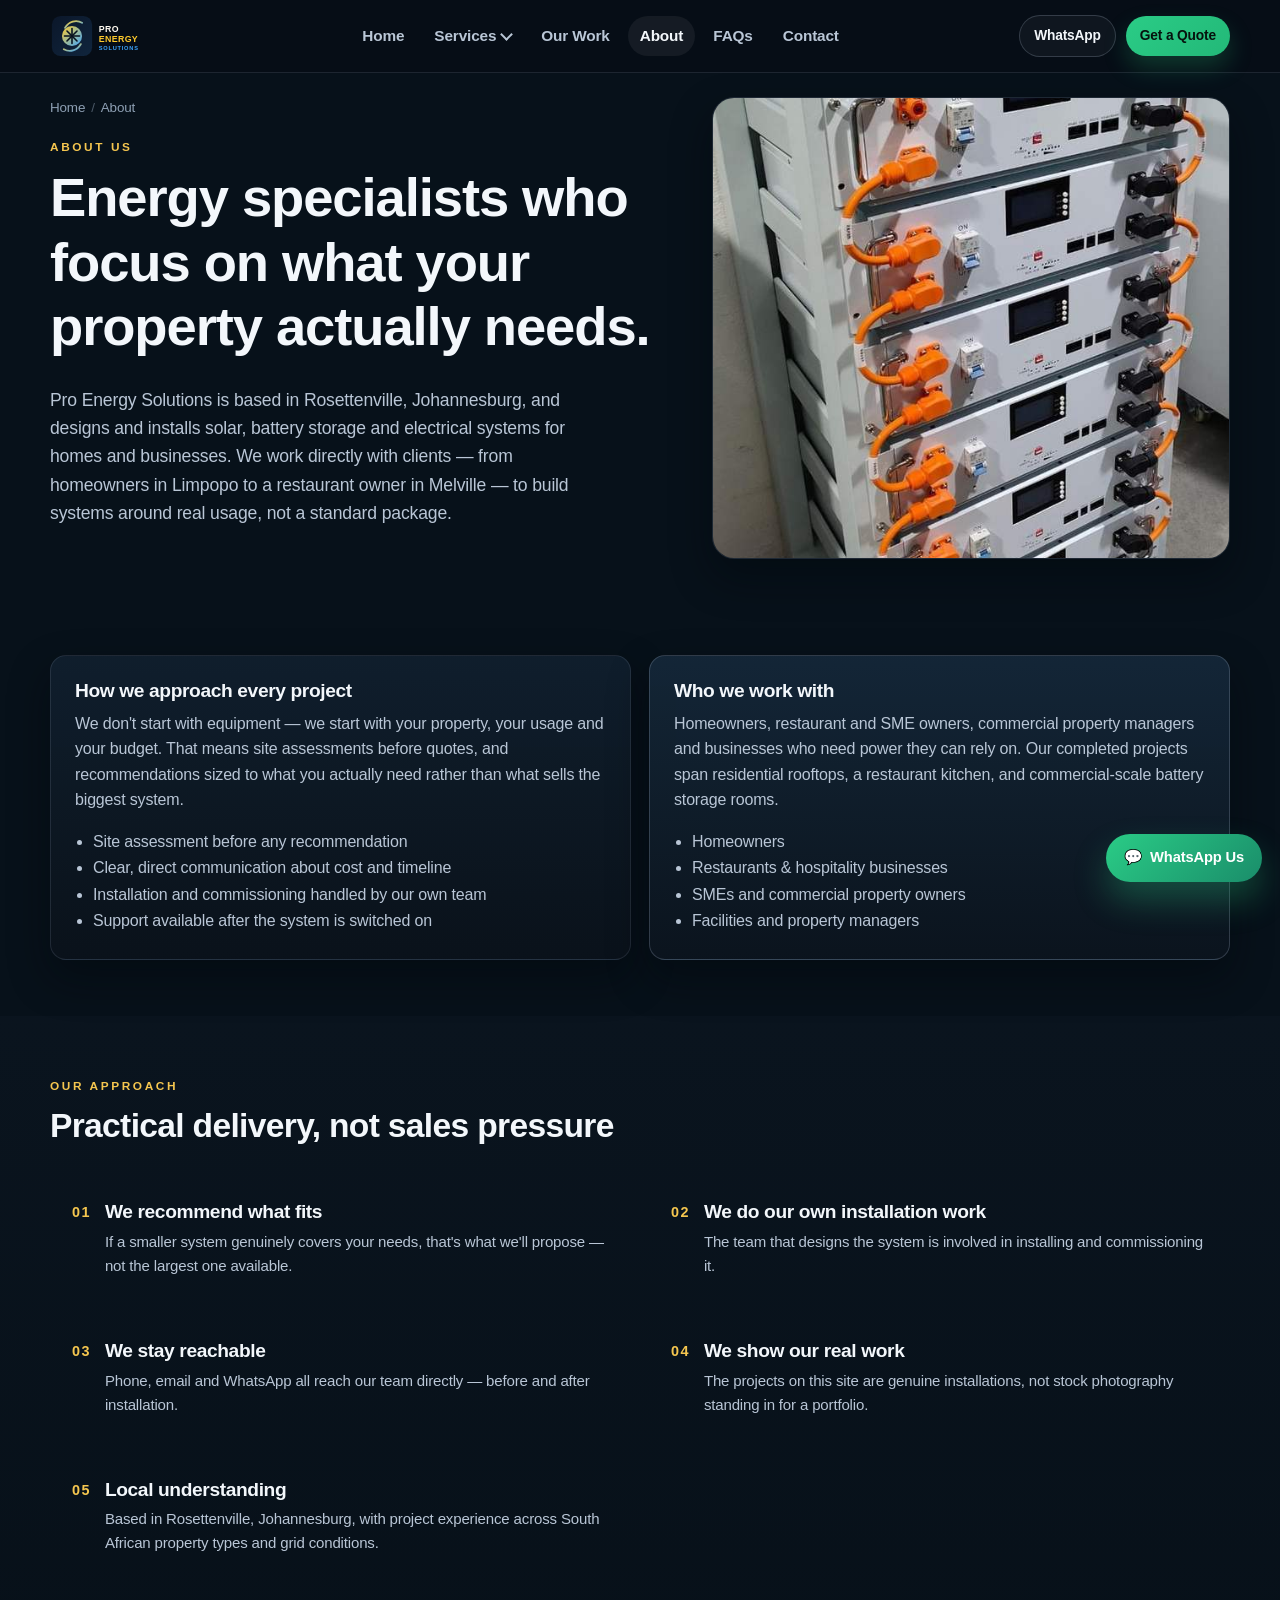
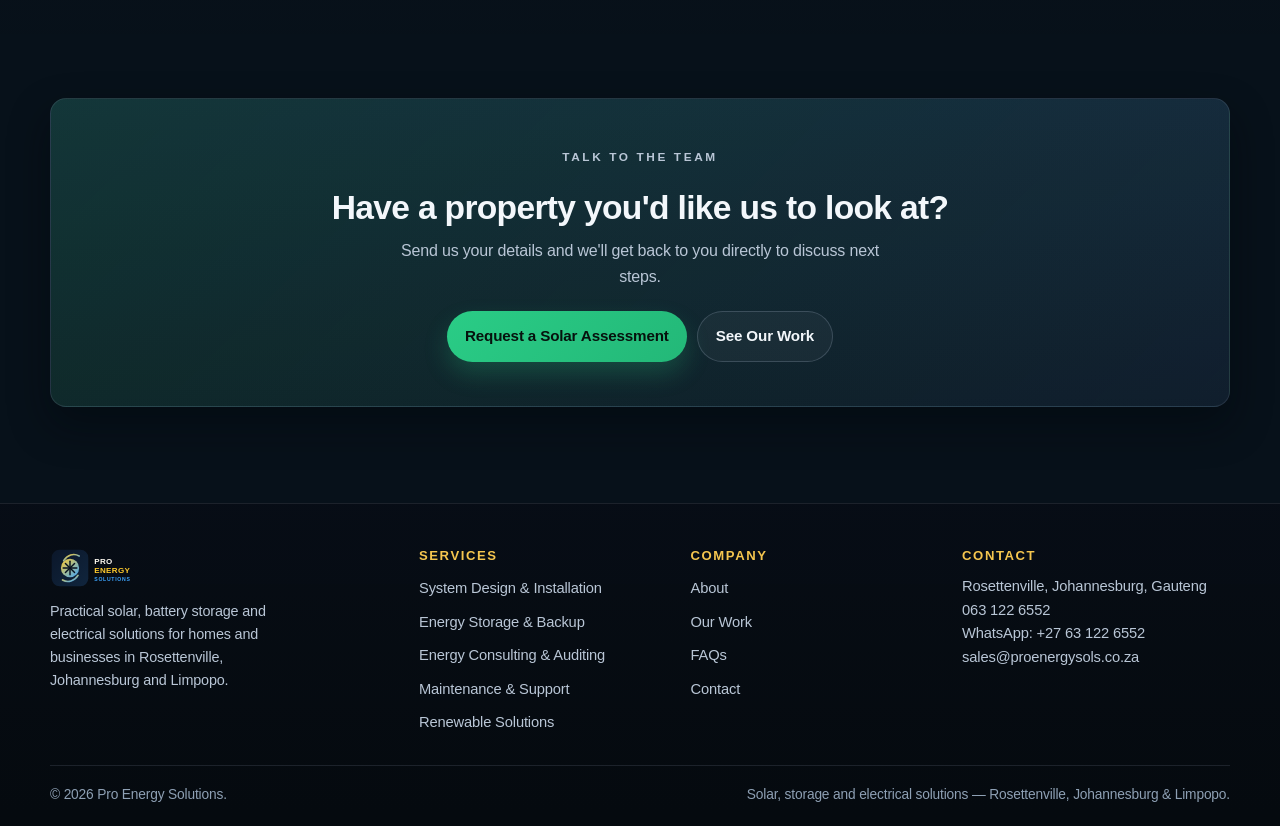
<file: about.html>
<!DOCTYPE html>
<html lang="en">
  <head>
    <meta charset="UTF-8" />
    <meta name="viewport" content="width=device-width, initial-scale=1.0" />
    <title>About Pro Energy Solutions | Johannesburg Solar &amp; Electrical Installers</title>
    <meta
      name="description"
      content="Pro Energy Solutions designs, installs and supports solar, battery and electrical systems for homes and businesses in Gauteng and Limpopo."
    />
    <link rel="canonical" href="https://proenergysols.co.za/about.html" />
    <meta property="og:type" content="website" />
    <meta property="og:site_name" content="Pro Energy Solutions" />
    <meta property="og:title" content="About Pro Energy Solutions | Johannesburg Solar &amp; Electrical Installers" />
    <meta property="og:description" content="Pro Energy Solutions designs, installs and supports solar, battery and electrical systems for homes and businesses in Gauteng and Limpopo." />
    <meta property="og:image" content="https://proenergysols.co.za/images/inverter_system_close_up.jpg" />
    <meta property="og:url" content="https://proenergysols.co.za/about.html" />
    <meta name="twitter:card" content="summary_large_image" />
    <link rel="icon" type="image/svg+xml" href="favicon.svg" />
    <link rel="stylesheet" href="style.css" />
    <script type="application/ld+json">
    {
      "@context": "https://schema.org",
      "@type": "BreadcrumbList",
      "itemListElement": [
        { "@type": "ListItem", "position": 1, "name": "Home", "item": "https://proenergysols.co.za/" },
        { "@type": "ListItem", "position": 2, "name": "About", "item": "https://proenergysols.co.za/about.html" }
      ]
    }
    </script>
  </head>
  <body>
    <a class="skip-link" href="#main">Skip to main content</a>

    <header class="site-header">
      <nav class="nav container" aria-label="Primary">
        <a class="brand" href="/"><img src="logo.svg" alt="Pro Energy Solutions" class="site-logo" /></a>
        <button class="menu-toggle" type="button" aria-expanded="false" aria-controls="primary-nav-links" aria-label="Open menu">
          <span class="bar"></span>
        </button>
        <div class="nav-links" id="primary-nav-links">
          <a href="/">Home</a>
          <details class="nav-dropdown">
            <summary>Services</summary>
            <div class="nav-dropdown-menu">
              <a href="services.html">All Services</a>
              <a href="system-design.html">System Design &amp; Installation</a>
              <a href="storage.html">Energy Storage &amp; Backup</a>
              <a href="consulting.html">Energy Consulting &amp; Auditing</a>
              <a href="maintenance.html">Maintenance &amp; Support</a>
              <a href="renewables.html">Additional Renewable Solutions</a>
            </div>
          </details>
          <a href="work.html">Our Work</a>
          <a href="about.html" class="active" aria-current="page">About</a>
          <a href="faq.html">FAQs</a>
          <a href="contact.html">Contact</a>
          <div class="mobile-cta">
            <a class="btn btn-primary btn-sm" href="contact.html">Get a Quote</a>
            <a class="btn btn-whatsapp btn-sm" href="https://wa.me/27631226552" target="_blank" rel="noopener noreferrer">WhatsApp</a>
          </div>
        </div>
        <div class="nav-cta">
          <a class="btn btn-secondary btn-sm" href="https://wa.me/27631226552" target="_blank" rel="noopener noreferrer">WhatsApp</a>
          <a class="btn btn-primary btn-sm" href="contact.html">Get a Quote</a>
        </div>
      </nav>
    </header>

    <main id="main">
      <section class="page-hero">
        <div class="container page-hero-grid">
          <div>
            <nav class="breadcrumbs" aria-label="Breadcrumb">
              <a href="/">Home</a><span aria-hidden="true">/</span><span>About</span>
            </nav>
            <p class="eyebrow">About us</p>
            <h1>Energy specialists who focus on what your property actually needs.</h1>
            <p class="lead">
              Pro Energy Solutions is based in Rosettenville, Johannesburg, and designs and installs solar, battery
              storage and electrical systems for homes and businesses. We work directly with clients — from
              homeowners in Limpopo to a restaurant owner in Melville — to build systems around real usage, not a
              standard package.
            </p>
          </div>
          <div class="page-hero-media">
            <img fetchpriority="high" src="images/inverter_system_close_up.jpg" alt="Close-up of a rack-mounted lithium battery system installed by Pro Energy Solutions" width="611" height="900" />
          </div>
        </div>
      </section>

      <section class="section">
        <div class="container">
          <h2 class="visually-hidden">Our approach and who we work with</h2>
          <div class="info-grid">
            <article class="panel reveal">
              <h3>How we approach every project</h3>
              <p>
                We don't start with equipment — we start with your property, your usage and your budget. That means
                site assessments before quotes, and recommendations sized to what you actually need rather than what
                sells the biggest system.
              </p>
              <ul class="check-list">
                <li>Site assessment before any recommendation</li>
                <li>Clear, direct communication about cost and timeline</li>
                <li>Installation and commissioning handled by our own team</li>
                <li>Support available after the system is switched on</li>
              </ul>
            </article>
            <article class="panel accent-panel reveal">
              <h3>Who we work with</h3>
              <p>
                Homeowners, restaurant and SME owners, commercial property managers and businesses who need power
                they can rely on. Our completed projects span residential rooftops, a restaurant kitchen, and
                commercial-scale battery storage rooms.
              </p>
              <ul class="check-list">
                <li>Homeowners</li>
                <li>Restaurants &amp; hospitality businesses</li>
                <li>SMEs and commercial property owners</li>
                <li>Facilities and property managers</li>
              </ul>
            </article>
          </div>
        </div>
      </section>

      <section class="section section-alt">
        <div class="container">
          <div class="section-head reveal">
            <p class="eyebrow">Our approach</p>
            <h2>Practical delivery, not sales pressure</h2>
          </div>
          <div class="why-grid">
            <article class="why-card reveal">
              <span class="why-num">01</span>
              <div>
                <h3>We recommend what fits</h3>
                <p>If a smaller system genuinely covers your needs, that's what we'll propose — not the largest one available.</p>
              </div>
            </article>
            <article class="why-card reveal">
              <span class="why-num">02</span>
              <div>
                <h3>We do our own installation work</h3>
                <p>The team that designs the system is involved in installing and commissioning it.</p>
              </div>
            </article>
            <article class="why-card reveal">
              <span class="why-num">03</span>
              <div>
                <h3>We stay reachable</h3>
                <p>Phone, email and WhatsApp all reach our team directly — before and after installation.</p>
              </div>
            </article>
            <article class="why-card reveal">
              <span class="why-num">04</span>
              <div>
                <h3>We show our real work</h3>
                <p>The projects on this site are genuine installations, not stock photography standing in for a portfolio.</p>
              </div>
            </article>
            <article class="why-card reveal">
              <span class="why-num">05</span>
              <div>
                <h3>Local understanding</h3>
                <p>Based in Rosettenville, Johannesburg, with project experience across South African property types and grid conditions.</p>
              </div>
            </article>
          </div>
        </div>
      </section>

      <section class="section">
        <div class="container">
          <div class="cta-panel reveal">
            <p class="eyebrow">Talk to the team</p>
            <h2>Have a property you'd like us to look at?</h2>
            <p>Send us your details and we'll get back to you directly to discuss next steps.</p>
            <div class="cta-row">
              <a class="btn btn-primary" href="contact.html">Request a Solar Assessment</a>
              <a class="btn btn-secondary" href="work.html">See Our Work</a>
            </div>
          </div>
        </div>
      </section>
    </main>

    <footer class="site-footer">
      <div class="container">
        <div class="footer-grid">
          <div class="footer-brand">
            <img src="logo.svg" alt="Pro Energy Solutions" class="site-logo" />
            <p>Practical solar, battery storage and electrical solutions for homes and businesses in Rosettenville, Johannesburg and Limpopo.</p>
          </div>
          <div class="footer-col">
            <h3>Services</h3>
            <ul>
              <li><a href="system-design.html">System Design &amp; Installation</a></li>
              <li><a href="storage.html">Energy Storage &amp; Backup</a></li>
              <li><a href="consulting.html">Energy Consulting &amp; Auditing</a></li>
              <li><a href="maintenance.html">Maintenance &amp; Support</a></li>
              <li><a href="renewables.html">Renewable Solutions</a></li>
            </ul>
          </div>
          <div class="footer-col">
            <h3>Company</h3>
            <ul>
              <li><a href="about.html">About</a></li>
              <li><a href="work.html">Our Work</a></li>
              <li><a href="faq.html">FAQs</a></li>
              <li><a href="contact.html">Contact</a></li>
            </ul>
          </div>
          <div class="footer-col">
            <h3>Contact</h3>
            <address>
              Rosettenville, Johannesburg, Gauteng<br />
              <a href="tel:+27631226552">063 122 6552</a><br />
              <a href="https://wa.me/27631226552" target="_blank" rel="noopener noreferrer">WhatsApp: +27 63 122 6552</a><br />
              <a href="mailto:sales@proenergysols.co.za">sales@proenergysols.co.za</a>
            </address>
          </div>
        </div>
        <div class="footer-bottom">
          <span>&copy; 2026 Pro Energy Solutions.</span>
          <span>Solar, storage and electrical solutions — Rosettenville, Johannesburg &amp; Limpopo.</span>
        </div>
      </div>
    </footer>

    <a class="whatsapp-float" href="https://wa.me/27631226552" target="_blank" rel="noopener noreferrer" aria-label="Chat with Pro Energy Solutions on WhatsApp">
      <span aria-hidden="true">💬</span><span class="wa-text">WhatsApp Us</span>
    </a>

    <nav class="mobile-action-bar" aria-label="Quick contact">
      <a class="mobile-action-item mai-whatsapp" href="https://wa.me/27631226552" target="_blank" rel="noopener noreferrer">
        <span class="mai-icon" aria-hidden="true">💬</span>WhatsApp
      </a>
      <a class="mobile-action-item mai-call" href="tel:+27631226552">
        <span class="mai-icon" aria-hidden="true">📞</span>Call
      </a>
      <a class="mobile-action-item mai-quote" href="contact.html">
        <span class="mai-icon" aria-hidden="true">⚡</span>Get Quote
      </a>
    </nav>
    <script src="script.js"></script>
  </body>
</html>
</file>
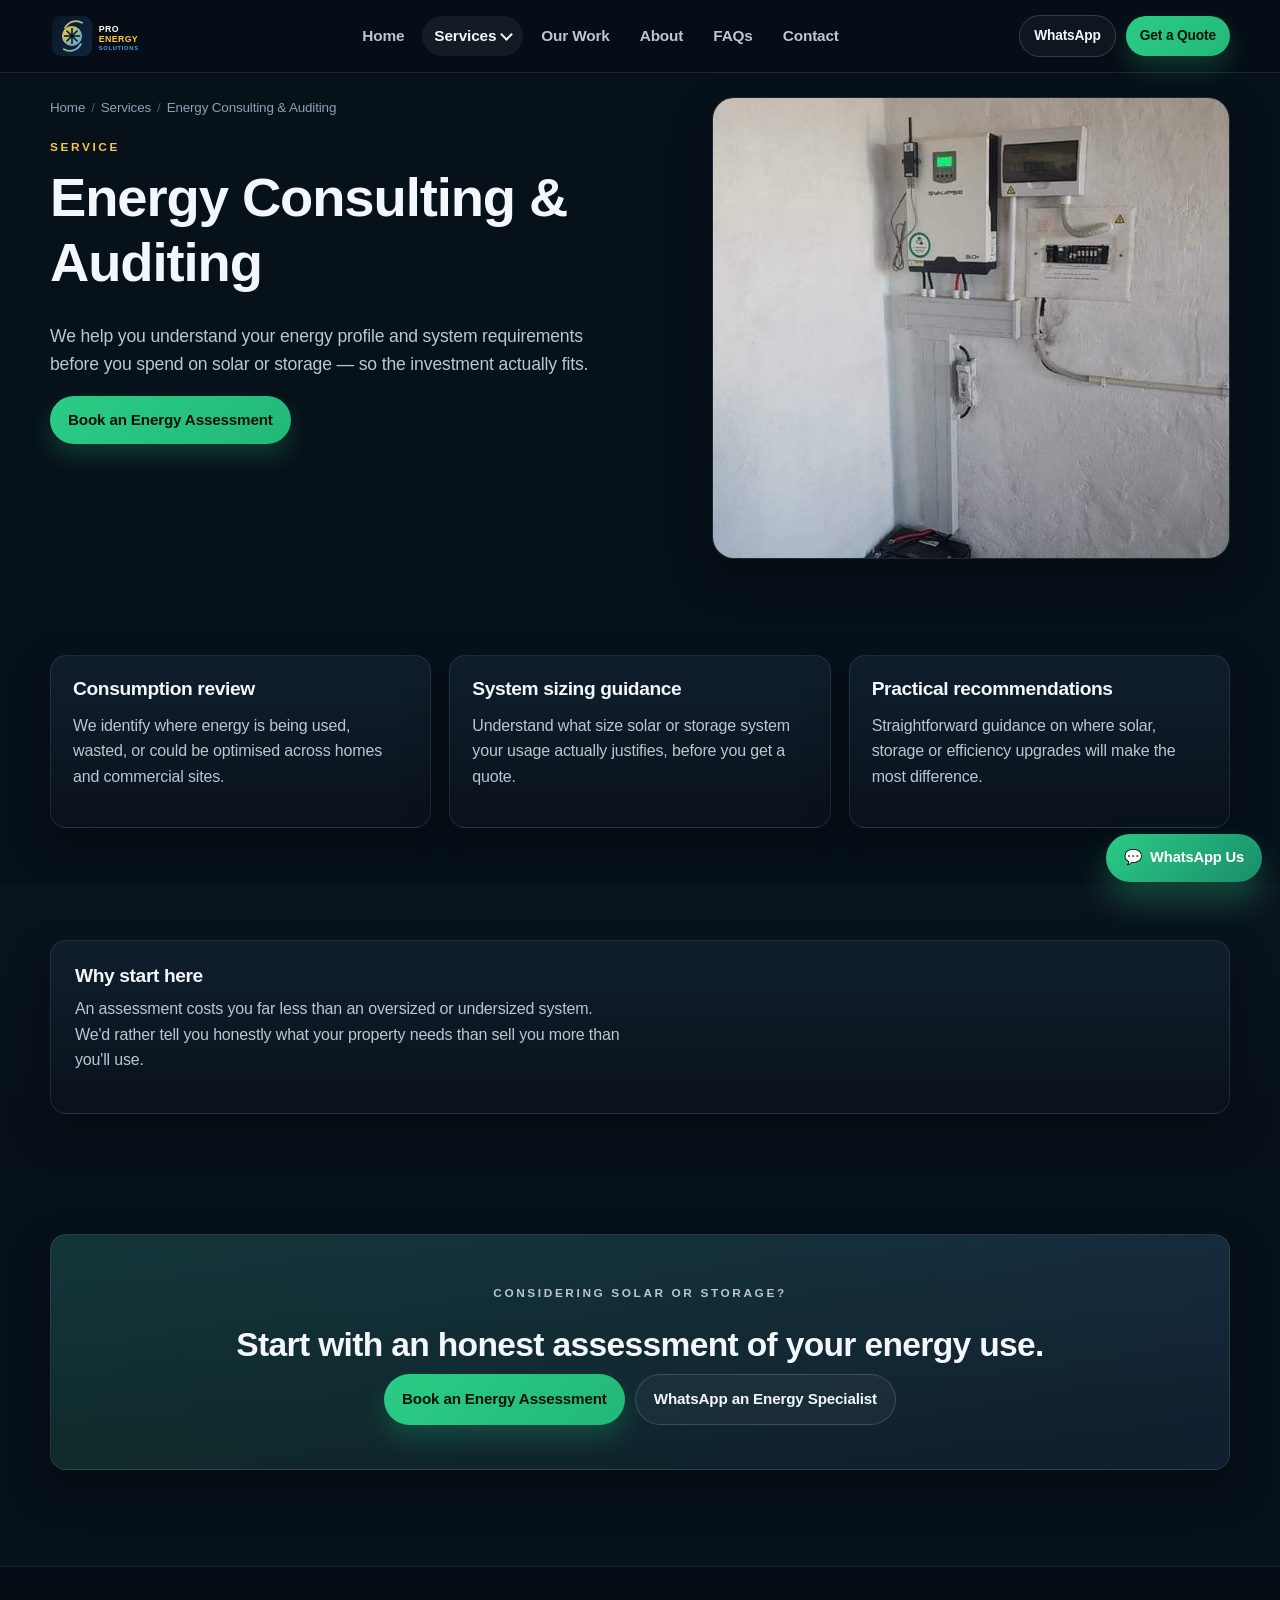
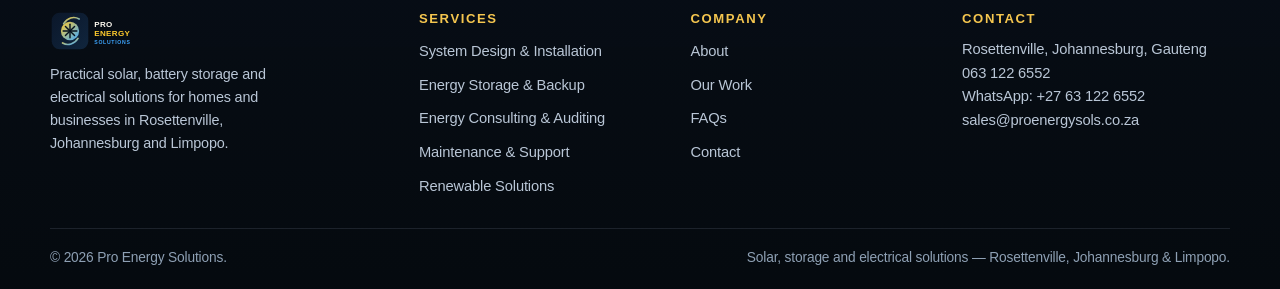
<file: consulting.html>
<!DOCTYPE html>
<html lang="en">
  <head>
    <meta charset="UTF-8" />
    <meta name="viewport" content="width=device-width, initial-scale=1.0" />
    <title>Energy Consulting &amp; Auditing in Johannesburg | Pro Energy Solutions</title>
    <meta name="description" content="Energy consumption reviews, system sizing and savings guidance from Pro Energy Solutions, ahead of any solar or battery investment." />
    <link rel="canonical" href="https://proenergysols.co.za/consulting.html" />
    <meta property="og:type" content="website" />
    <meta property="og:site_name" content="Pro Energy Solutions" />
    <meta property="og:title" content="Energy Consulting &amp; Auditing in Johannesburg | Pro Energy Solutions" />
    <meta property="og:description" content="Energy consumption reviews, system sizing and savings guidance from Pro Energy Solutions, ahead of any solar or battery investment." />
    <meta property="og:image" content="https://proenergysols.co.za/images/mini_home_inverter_system2.jpg" />
    <meta property="og:url" content="https://proenergysols.co.za/consulting.html" />
    <meta name="twitter:card" content="summary_large_image" />
    <link rel="icon" type="image/svg+xml" href="favicon.svg" />
    <link rel="stylesheet" href="style.css" />
    <script type="application/ld+json">
    {
      "@context": "https://schema.org",
      "@type": "Service",
      "serviceType": "Energy consulting and auditing",
      "provider": { "@type": "LocalBusiness", "name": "Pro Energy Solutions" },
      "areaServed": ["Rosettenville", "Johannesburg", "Gauteng", "Musina", "Limpopo"],
      "url": "https://proenergysols.co.za/consulting.html"
    }
    </script>
  </head>
  <body>
    <a class="skip-link" href="#main">Skip to main content</a>

    <header class="site-header">
      <nav class="nav container" aria-label="Primary">
        <a class="brand" href="/"><img src="logo.svg" alt="Pro Energy Solutions" class="site-logo" /></a>
        <button class="menu-toggle" type="button" aria-expanded="false" aria-controls="primary-nav-links" aria-label="Open menu">
          <span class="bar"></span>
        </button>
        <div class="nav-links" id="primary-nav-links">
          <a href="/">Home</a>
          <details class="nav-dropdown">
            <summary class="active">Services</summary>
            <div class="nav-dropdown-menu">
              <a href="services.html">All Services</a>
              <a href="system-design.html">System Design &amp; Installation</a>
              <a href="storage.html">Energy Storage &amp; Backup</a>
              <a href="consulting.html" class="active" aria-current="page">Energy Consulting &amp; Auditing</a>
              <a href="maintenance.html">Maintenance &amp; Support</a>
              <a href="renewables.html">Additional Renewable Solutions</a>
            </div>
          </details>
          <a href="work.html">Our Work</a>
          <a href="about.html">About</a>
          <a href="faq.html">FAQs</a>
          <a href="contact.html">Contact</a>
          <div class="mobile-cta">
            <a class="btn btn-primary btn-sm" href="contact.html">Get a Quote</a>
            <a class="btn btn-whatsapp btn-sm" href="https://wa.me/27631226552" target="_blank" rel="noopener noreferrer">WhatsApp</a>
          </div>
        </div>
        <div class="nav-cta">
          <a class="btn btn-secondary btn-sm" href="https://wa.me/27631226552" target="_blank" rel="noopener noreferrer">WhatsApp</a>
          <a class="btn btn-primary btn-sm" href="contact.html">Get a Quote</a>
        </div>
      </nav>
    </header>

    <main id="main">
      <section class="page-hero">
        <div class="container page-hero-grid">
          <div>
            <nav class="breadcrumbs" aria-label="Breadcrumb">
              <a href="/">Home</a><span aria-hidden="true">/</span><a href="services.html">Services</a><span aria-hidden="true">/</span><span>Energy Consulting &amp; Auditing</span>
            </nav>
            <p class="eyebrow">Service</p>
            <h1>Energy Consulting &amp; Auditing</h1>
            <p class="lead">We help you understand your energy profile and system requirements before you spend on solar or storage — so the investment actually fits.</p>
            <a class="btn btn-primary" href="contact.html">Book an Energy Assessment</a>
          </div>
          <div class="page-hero-media">
            <img fetchpriority="high" src="images/mini_home_inverter_system2.jpg" alt="Technician reviewing a monitored inverter installation" width="675" height="900" />
          </div>
        </div>
      </section>

      <section class="section">
        <div class="container">
          <h2 class="visually-hidden">What this service includes</h2>
          <div class="cards-grid">
            <article class="card reveal">
              <h3>Consumption review</h3>
              <p>We identify where energy is being used, wasted, or could be optimised across homes and commercial sites.</p>
            </article>
            <article class="card reveal">
              <h3>System sizing guidance</h3>
              <p>Understand what size solar or storage system your usage actually justifies, before you get a quote.</p>
            </article>
            <article class="card reveal">
              <h3>Practical recommendations</h3>
              <p>Straightforward guidance on where solar, storage or efficiency upgrades will make the most difference.</p>
            </article>
          </div>
        </div>
      </section>

      <section class="section section-alt">
        <div class="container">
          <div class="panel reveal">
            <h3>Why start here</h3>
            <p>An assessment costs you far less than an oversized or undersized system. We'd rather tell you honestly what your property needs than sell you more than you'll use.</p>
          </div>
        </div>
      </section>

      <section class="section">
        <div class="container">
          <div class="cta-panel reveal">
            <p class="eyebrow">Considering solar or storage?</p>
            <h2>Start with an honest assessment of your energy use.</h2>
            <div class="cta-row">
              <a class="btn btn-primary" href="contact.html">Book an Energy Assessment</a>
              <a class="btn btn-secondary" href="https://wa.me/27631226552" target="_blank" rel="noopener noreferrer">WhatsApp an Energy Specialist</a>
            </div>
          </div>
        </div>
      </section>
    </main>

    <footer class="site-footer">
      <div class="container">
        <div class="footer-grid">
          <div class="footer-brand">
            <img src="logo.svg" alt="Pro Energy Solutions" class="site-logo" />
            <p>Practical solar, battery storage and electrical solutions for homes and businesses in Rosettenville, Johannesburg and Limpopo.</p>
          </div>
          <div class="footer-col">
            <h3>Services</h3>
            <ul>
              <li><a href="system-design.html">System Design &amp; Installation</a></li>
              <li><a href="storage.html">Energy Storage &amp; Backup</a></li>
              <li><a href="consulting.html">Energy Consulting &amp; Auditing</a></li>
              <li><a href="maintenance.html">Maintenance &amp; Support</a></li>
              <li><a href="renewables.html">Renewable Solutions</a></li>
            </ul>
          </div>
          <div class="footer-col">
            <h3>Company</h3>
            <ul>
              <li><a href="about.html">About</a></li>
              <li><a href="work.html">Our Work</a></li>
              <li><a href="faq.html">FAQs</a></li>
              <li><a href="contact.html">Contact</a></li>
            </ul>
          </div>
          <div class="footer-col">
            <h3>Contact</h3>
            <address>
              Rosettenville, Johannesburg, Gauteng<br />
              <a href="tel:+27631226552">063 122 6552</a><br />
              <a href="https://wa.me/27631226552" target="_blank" rel="noopener noreferrer">WhatsApp: +27 63 122 6552</a><br />
              <a href="mailto:sales@proenergysols.co.za">sales@proenergysols.co.za</a>
            </address>
          </div>
        </div>
        <div class="footer-bottom">
          <span>&copy; 2026 Pro Energy Solutions.</span>
          <span>Solar, storage and electrical solutions — Rosettenville, Johannesburg &amp; Limpopo.</span>
        </div>
      </div>
    </footer>

    <a class="whatsapp-float" href="https://wa.me/27631226552" target="_blank" rel="noopener noreferrer" aria-label="Chat with Pro Energy Solutions on WhatsApp">
      <span aria-hidden="true">💬</span><span class="wa-text">WhatsApp Us</span>
    </a>

    <nav class="mobile-action-bar" aria-label="Quick contact">
      <a class="mobile-action-item mai-whatsapp" href="https://wa.me/27631226552" target="_blank" rel="noopener noreferrer">
        <span class="mai-icon" aria-hidden="true">💬</span>WhatsApp
      </a>
      <a class="mobile-action-item mai-call" href="tel:+27631226552">
        <span class="mai-icon" aria-hidden="true">📞</span>Call
      </a>
      <a class="mobile-action-item mai-quote" href="contact.html">
        <span class="mai-icon" aria-hidden="true">⚡</span>Get Quote
      </a>
    </nav>
    <script src="script.js"></script>
  </body>
</html>
</file>
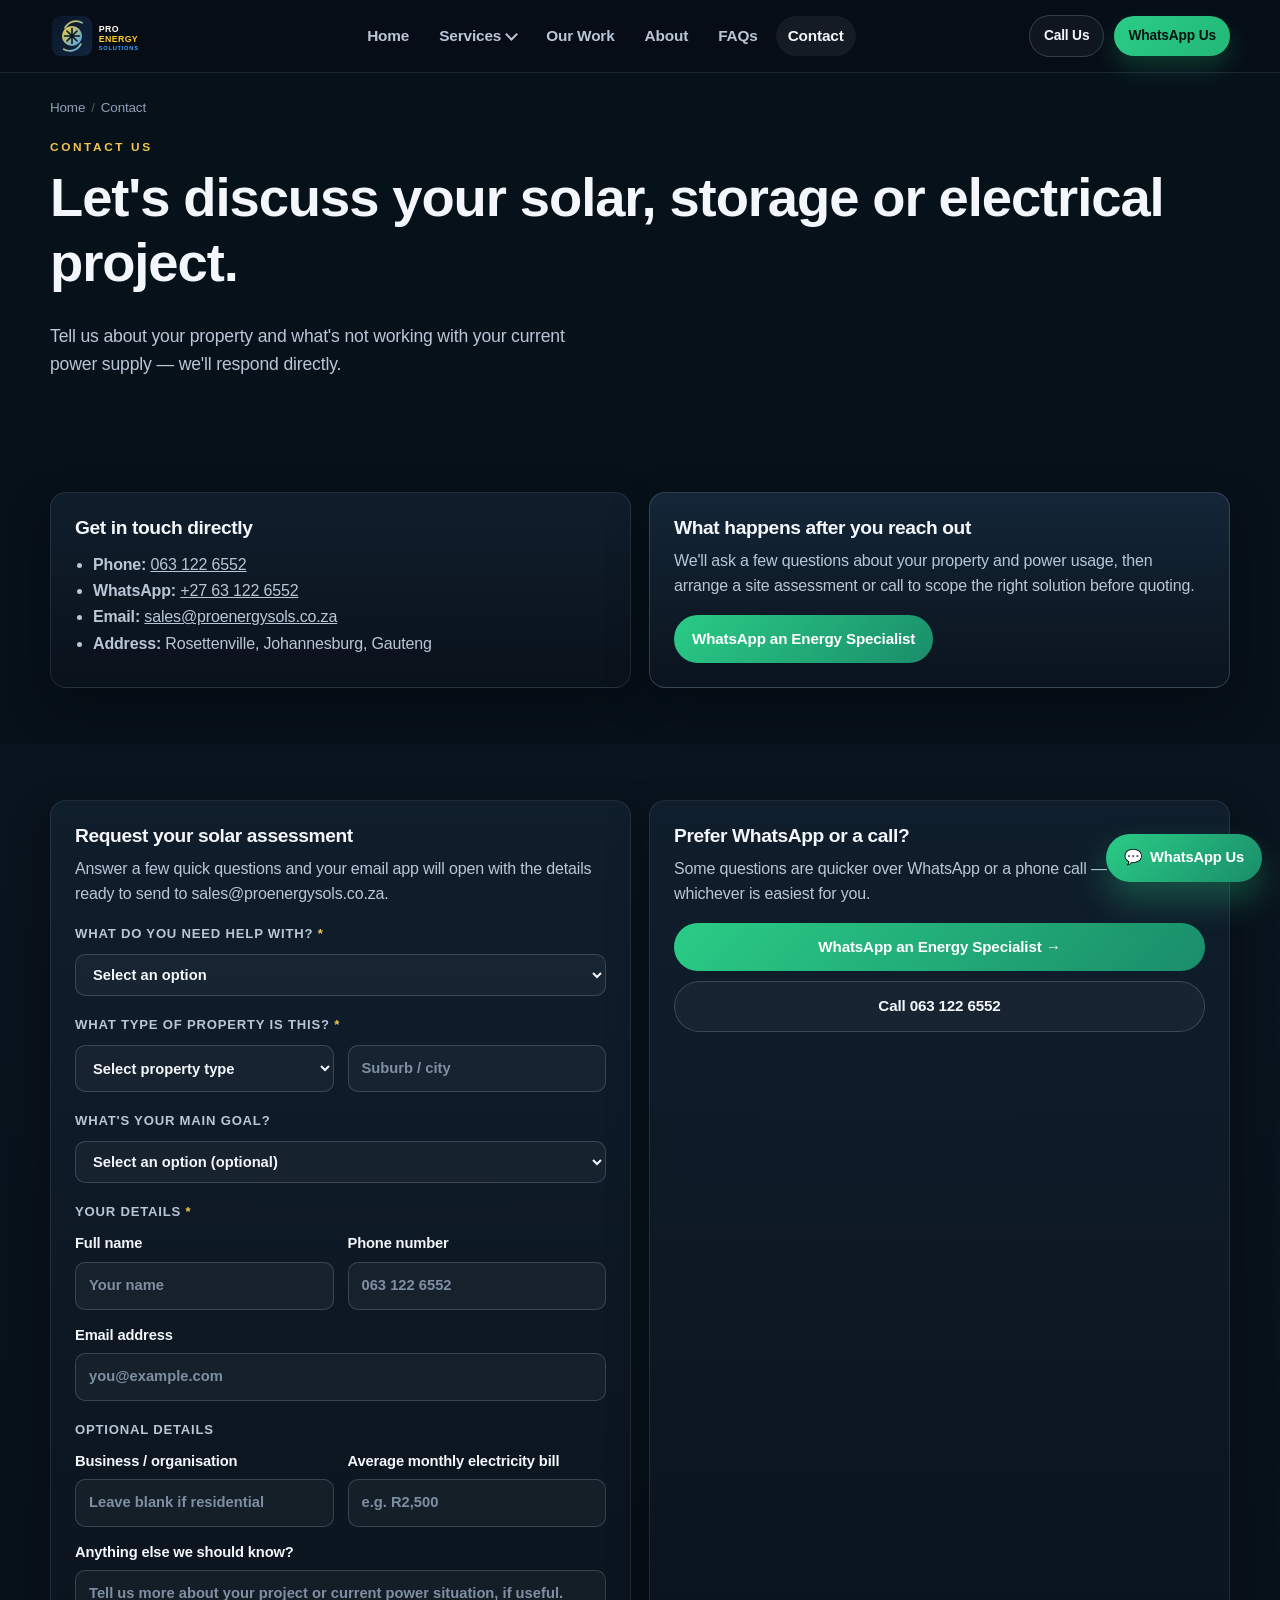
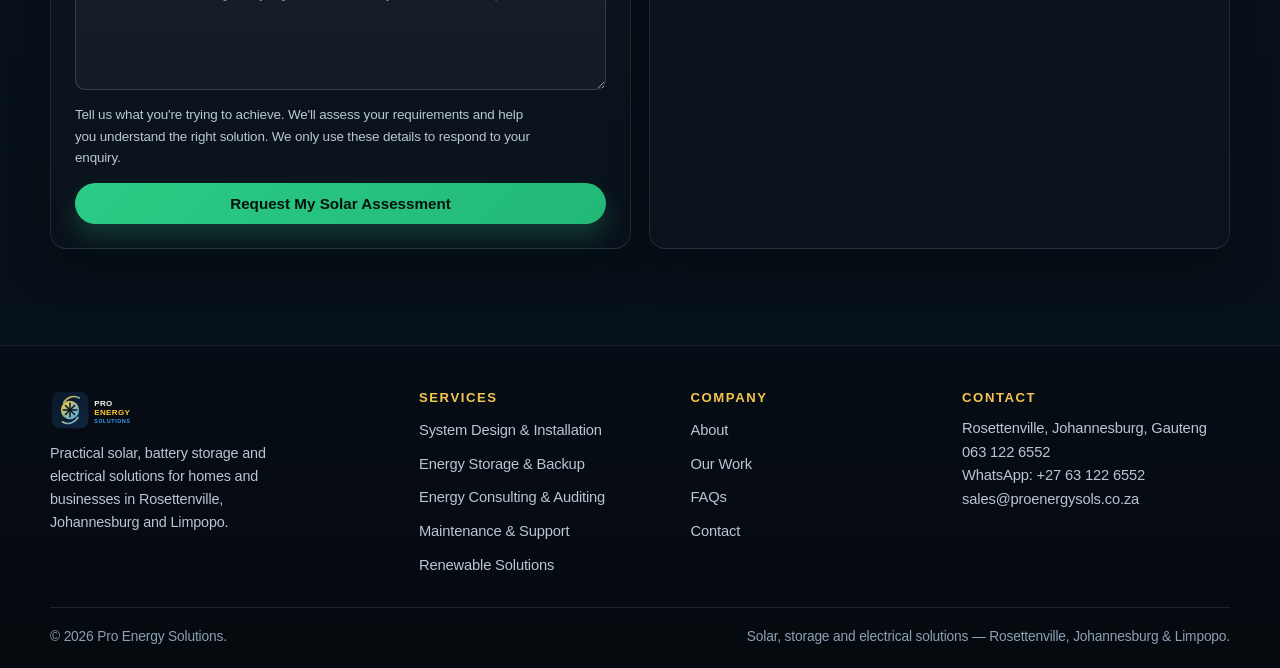
<file: contact.html>
<!DOCTYPE html>
<html lang="en">
  <head>
    <meta charset="UTF-8" />
    <meta name="viewport" content="width=device-width, initial-scale=1.0" />
    <title>Contact Pro Energy Solutions | Request a Quote</title>
    <meta name="description" content="Contact Pro Energy Solutions for a solar, battery storage or electrical quote in Rosettenville, Johannesburg, Gauteng or Limpopo. Call, email or WhatsApp us directly." />
    <link rel="canonical" href="https://proenergysols.co.za/contact.html" />
    <meta property="og:type" content="website" />
    <meta property="og:site_name" content="Pro Energy Solutions" />
    <meta property="og:title" content="Contact Pro Energy Solutions | Request a Quote" />
    <meta property="og:description" content="Contact Pro Energy Solutions for a solar, battery storage or electrical quote in Rosettenville, Johannesburg, Gauteng or Limpopo. Call, email or WhatsApp us directly." />
    <meta property="og:image" content="https://proenergysols.co.za/images/recently%20installed%20residential%20solar%20system%20Musina%20Limpopo.jpg" />
    <meta property="og:url" content="https://proenergysols.co.za/contact.html" />
    <meta name="twitter:card" content="summary_large_image" />
    <link rel="icon" type="image/svg+xml" href="favicon.svg" />
    <link rel="stylesheet" href="style.css" />
    <script type="application/ld+json">
    {
      "@context": "https://schema.org",
      "@type": "ContactPage",
      "url": "https://proenergysols.co.za/contact.html",
      "about": {
        "@type": "HomeAndConstructionBusiness",
        "name": "Pro Energy Solutions",
        "telephone": "+27631226552",
        "email": "sales@proenergysols.co.za",
        "address": {
          "@type": "PostalAddress",
          "addressLocality": "Rosettenville",
          "addressRegion": "Gauteng",
          "addressCountry": "ZA"
        }
      }
    }
    </script>
  </head>
  <body>
    <a class="skip-link" href="#main">Skip to main content</a>

    <header class="site-header">
      <nav class="nav container" aria-label="Primary">
        <a class="brand" href="/"><img src="logo.svg" alt="Pro Energy Solutions" class="site-logo" /></a>
        <button class="menu-toggle" type="button" aria-expanded="false" aria-controls="primary-nav-links" aria-label="Open menu">
          <span class="bar"></span>
        </button>
        <div class="nav-links" id="primary-nav-links">
          <a href="/">Home</a>
          <details class="nav-dropdown">
            <summary>Services</summary>
            <div class="nav-dropdown-menu">
              <a href="services.html">All Services</a>
              <a href="system-design.html">System Design &amp; Installation</a>
              <a href="storage.html">Energy Storage &amp; Backup</a>
              <a href="consulting.html">Energy Consulting &amp; Auditing</a>
              <a href="maintenance.html">Maintenance &amp; Support</a>
              <a href="renewables.html">Additional Renewable Solutions</a>
            </div>
          </details>
          <a href="work.html">Our Work</a>
          <a href="about.html">About</a>
          <a href="faq.html">FAQs</a>
          <a href="contact.html" class="active" aria-current="page">Contact</a>
          <div class="mobile-cta">
            <a class="btn btn-primary btn-sm" href="tel:+27631226552">Call Us</a>
            <a class="btn btn-whatsapp btn-sm" href="https://wa.me/27631226552" target="_blank" rel="noopener noreferrer">WhatsApp</a>
          </div>
        </div>
        <div class="nav-cta">
          <a class="btn btn-secondary btn-sm" href="tel:+27631226552">Call Us</a>
          <a class="btn btn-primary btn-sm" href="https://wa.me/27631226552" target="_blank" rel="noopener noreferrer">WhatsApp Us</a>
        </div>
      </nav>
    </header>

    <main id="main">
      <section class="page-hero">
        <div class="container">
          <nav class="breadcrumbs" aria-label="Breadcrumb">
            <a href="/">Home</a><span aria-hidden="true">/</span><span>Contact</span>
          </nav>
          <p class="eyebrow">Contact us</p>
          <h1>Let's discuss your solar, storage or electrical project.</h1>
          <p class="lead">Tell us about your property and what's not working with your current power supply — we'll respond directly.</p>
        </div>
      </section>

      <section class="section">
        <h2 class="visually-hidden">Contact details</h2>
        <div class="container info-grid">
          <article class="panel reveal">
            <h3>Get in touch directly</h3>
            <ul class="check-list">
              <li><strong>Phone:</strong> <a href="tel:+27631226552">063 122 6552</a></li>
              <li><strong>WhatsApp:</strong> <a href="https://wa.me/27631226552" target="_blank" rel="noopener noreferrer">+27 63 122 6552</a></li>
              <li><strong>Email:</strong> <a href="mailto:sales@proenergysols.co.za">sales@proenergysols.co.za</a></li>
              <li><strong>Address:</strong> Rosettenville, Johannesburg, Gauteng</li>
            </ul>
          </article>
          <article class="panel accent-panel reveal">
            <h3>What happens after you reach out</h3>
            <p>We'll ask a few questions about your property and power usage, then arrange a site assessment or call to scope the right solution before quoting.</p>
            <a class="btn btn-whatsapp" href="https://wa.me/27631226552" target="_blank" rel="noopener noreferrer">WhatsApp an Energy Specialist</a>
          </article>
        </div>
      </section>

      <section class="section section-alt">
        <div class="container info-grid">
          <article class="panel reveal">
            <h3>Request your solar assessment</h3>
            <p>Answer a few quick questions and your email app will open with the details ready to send to sales@proenergysols.co.za.</p>
            <form class="contact-form" action="mailto:sales@proenergysols.co.za" method="post" enctype="text/plain" data-mailto-form>
              <p class="form-step-label">What do you need help with? <span class="req" aria-hidden="true">*</span></p>
              <label>
                <span class="visually-hidden">Service needed</span>
                <select name="Service Needed" required>
                  <option value="">Select an option</option>
                  <option>Solar installation</option>
                  <option>Battery backup</option>
                  <option>Solar + battery</option>
                  <option>Electrical services</option>
                  <option>Energy assessment</option>
                  <option>Maintenance / support</option>
                  <option>Commercial energy solution</option>
                  <option>I'm not sure yet</option>
                </select>
              </label>

              <p class="form-step-label">What type of property is this? <span class="req" aria-hidden="true">*</span></p>
              <div class="field-grid">
                <label>
                  <span class="visually-hidden">Property type</span>
                  <select name="Property Type" required>
                    <option value="">Select property type</option>
                    <option>Home</option>
                    <option>SME</option>
                    <option>Restaurant</option>
                    <option>Office</option>
                    <option>Retail</option>
                    <option>Industrial</option>
                    <option>Other</option>
                  </select>
                </label>
                <label>
                  <span class="visually-hidden">Suburb or city</span>
                  <input type="text" name="Location" placeholder="Suburb / city" autocomplete="address-level2" required />
                </label>
              </div>

              <p class="form-step-label">What's your main goal?</p>
              <label>
                <span class="visually-hidden">Main goal</span>
                <select name="Main Goal">
                  <option value="">Select an option (optional)</option>
                  <option>Reduce electricity costs</option>
                  <option>Backup during outages</option>
                  <option>Improve business continuity</option>
                  <option>Become less dependent on the grid</option>
                  <option>A combination of the above</option>
                  <option>Not sure</option>
                </select>
              </label>

              <p class="form-step-label">Your details <span class="req" aria-hidden="true">*</span></p>
              <div class="field-grid">
                <label>
                  Full name
                  <input type="text" name="Full Name" placeholder="Your name" autocomplete="name" required />
                </label>
                <label>
                  Phone number
                  <input type="tel" name="Phone" placeholder="063 122 6552" autocomplete="tel" inputmode="tel" required />
                </label>
              </div>
              <label>
                Email address
                <input type="email" name="Email" placeholder="you@example.com" autocomplete="email" required />
              </label>

              <p class="form-step-label">Optional details</p>
              <div class="field-grid">
                <label>
                  Business / organisation
                  <input type="text" name="Business" placeholder="Leave blank if residential" />
                </label>
                <label>
                  Average monthly electricity bill
                  <input type="text" name="Average Bill" placeholder="e.g. R2,500" />
                </label>
              </div>
              <label>
                Anything else we should know?
                <textarea name="Message" rows="4" placeholder="Tell us more about your project or current power situation, if useful."></textarea>
              </label>

              <p class="form-note" id="form-note">Tell us what you're trying to achieve. We'll assess your requirements and help you understand the right solution. We only use these details to respond to your enquiry.</p>

              <button class="btn btn-primary" type="submit">Request My Solar Assessment</button>
              <p class="form-status" role="status" aria-live="polite"></p>
            </form>
          </article>

          <article class="panel reveal">
            <h3>Prefer WhatsApp or a call?</h3>
            <p>Some questions are quicker over WhatsApp or a phone call — use whichever is easiest for you.</p>
            <div class="cta-row cta-row-stacked">
              <a class="btn btn-whatsapp" href="https://wa.me/27631226552" target="_blank" rel="noopener noreferrer">WhatsApp an Energy Specialist →</a>
              <a class="btn btn-secondary" href="tel:+27631226552">Call 063 122 6552</a>
            </div>
          </article>
        </div>
      </section>
    </main>

    <footer class="site-footer">
      <div class="container">
        <div class="footer-grid">
          <div class="footer-brand">
            <img src="logo.svg" alt="Pro Energy Solutions" class="site-logo" />
            <p>Practical solar, battery storage and electrical solutions for homes and businesses in Rosettenville, Johannesburg and Limpopo.</p>
          </div>
          <div class="footer-col">
            <h3>Services</h3>
            <ul>
              <li><a href="system-design.html">System Design &amp; Installation</a></li>
              <li><a href="storage.html">Energy Storage &amp; Backup</a></li>
              <li><a href="consulting.html">Energy Consulting &amp; Auditing</a></li>
              <li><a href="maintenance.html">Maintenance &amp; Support</a></li>
              <li><a href="renewables.html">Renewable Solutions</a></li>
            </ul>
          </div>
          <div class="footer-col">
            <h3>Company</h3>
            <ul>
              <li><a href="about.html">About</a></li>
              <li><a href="work.html">Our Work</a></li>
              <li><a href="faq.html">FAQs</a></li>
              <li><a href="contact.html">Contact</a></li>
            </ul>
          </div>
          <div class="footer-col">
            <h3>Contact</h3>
            <address>
              Rosettenville, Johannesburg, Gauteng<br />
              <a href="tel:+27631226552">063 122 6552</a><br />
              <a href="https://wa.me/27631226552" target="_blank" rel="noopener noreferrer">WhatsApp: +27 63 122 6552</a><br />
              <a href="mailto:sales@proenergysols.co.za">sales@proenergysols.co.za</a>
            </address>
          </div>
        </div>
        <div class="footer-bottom">
          <span>&copy; 2026 Pro Energy Solutions.</span>
          <span>Solar, storage and electrical solutions — Rosettenville, Johannesburg &amp; Limpopo.</span>
        </div>
      </div>
    </footer>

    <a class="whatsapp-float" href="https://wa.me/27631226552" target="_blank" rel="noopener noreferrer" aria-label="Chat with Pro Energy Solutions on WhatsApp">
      <span aria-hidden="true">💬</span><span class="wa-text">WhatsApp Us</span>
    </a>

    <nav class="mobile-action-bar" aria-label="Quick contact">
      <a class="mobile-action-item mai-whatsapp" href="https://wa.me/27631226552" target="_blank" rel="noopener noreferrer">
        <span class="mai-icon" aria-hidden="true">💬</span>WhatsApp
      </a>
      <a class="mobile-action-item mai-call" href="tel:+27631226552">
        <span class="mai-icon" aria-hidden="true">📞</span>Call
      </a>
      <a class="mobile-action-item mai-quote" href="contact.html">
        <span class="mai-icon" aria-hidden="true">⚡</span>Get Quote
      </a>
    </nav>
    <script src="script.js"></script>
  </body>
</html>
</file>
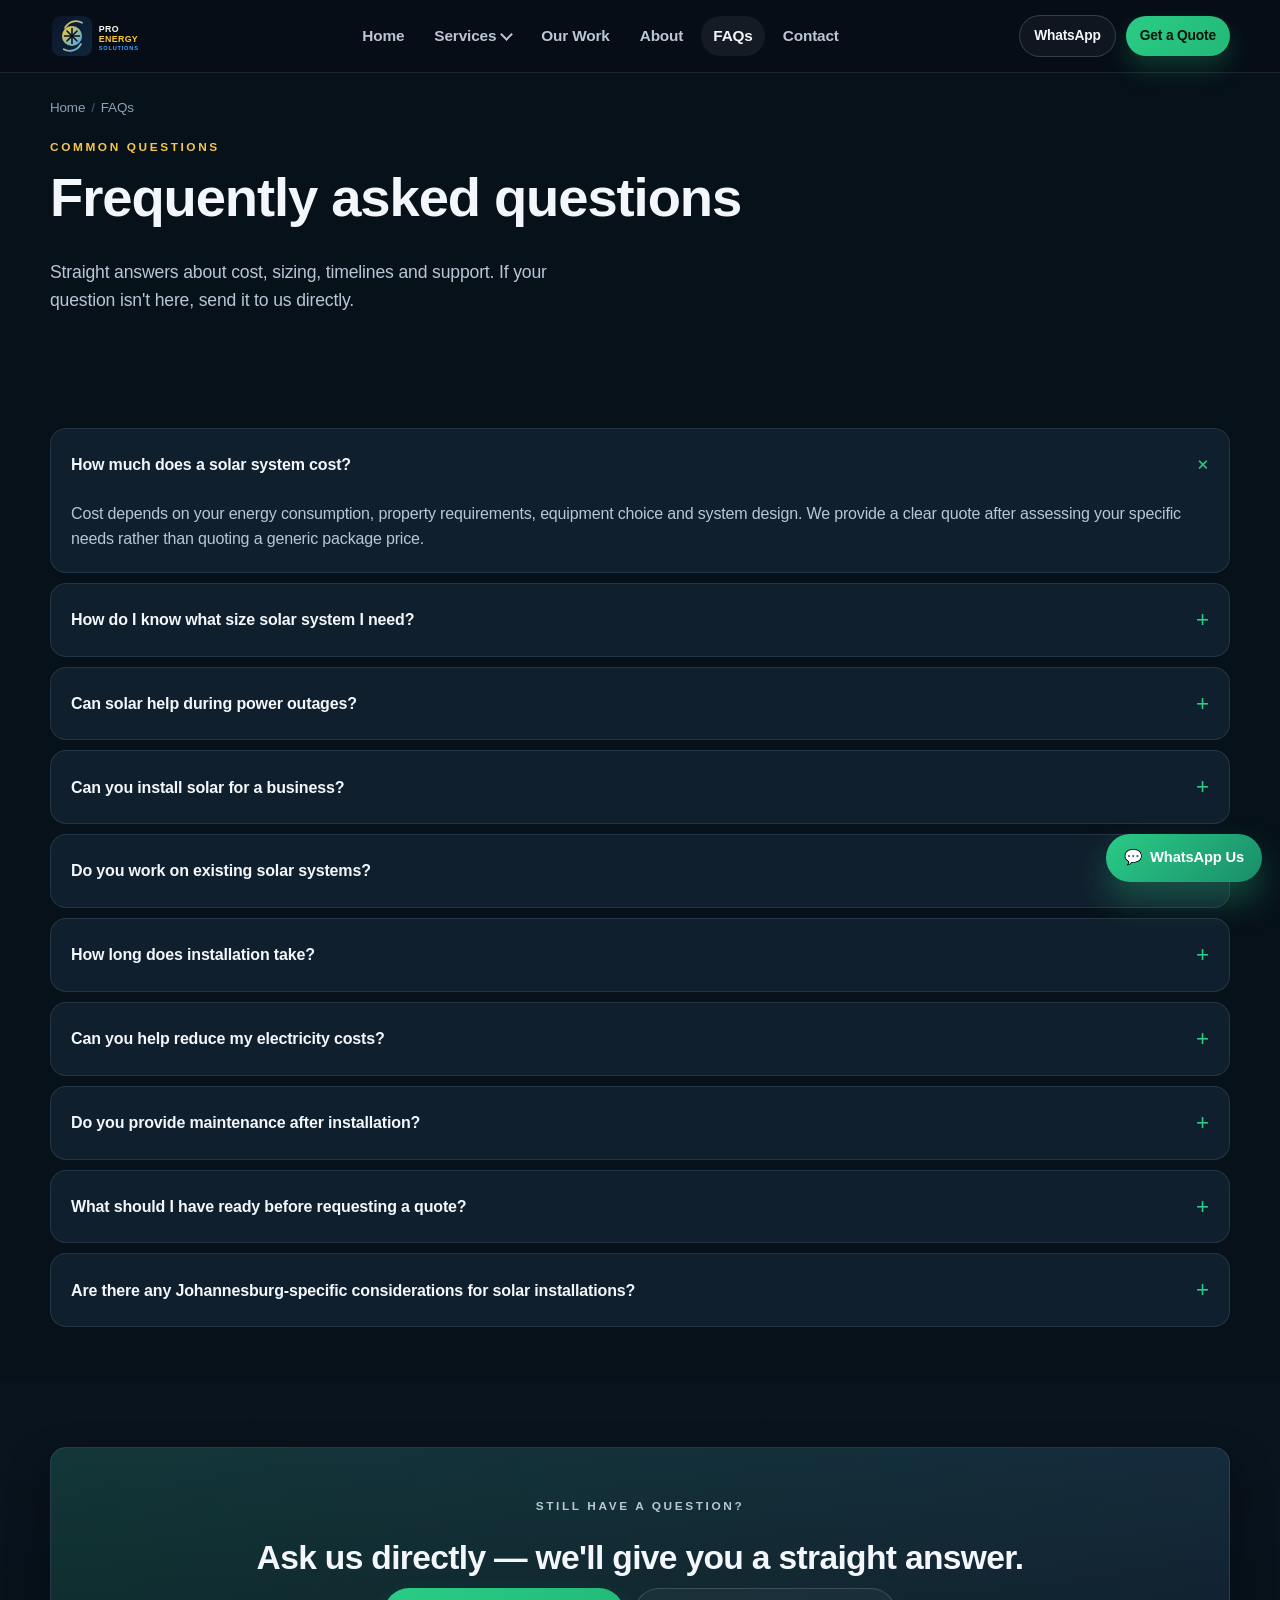
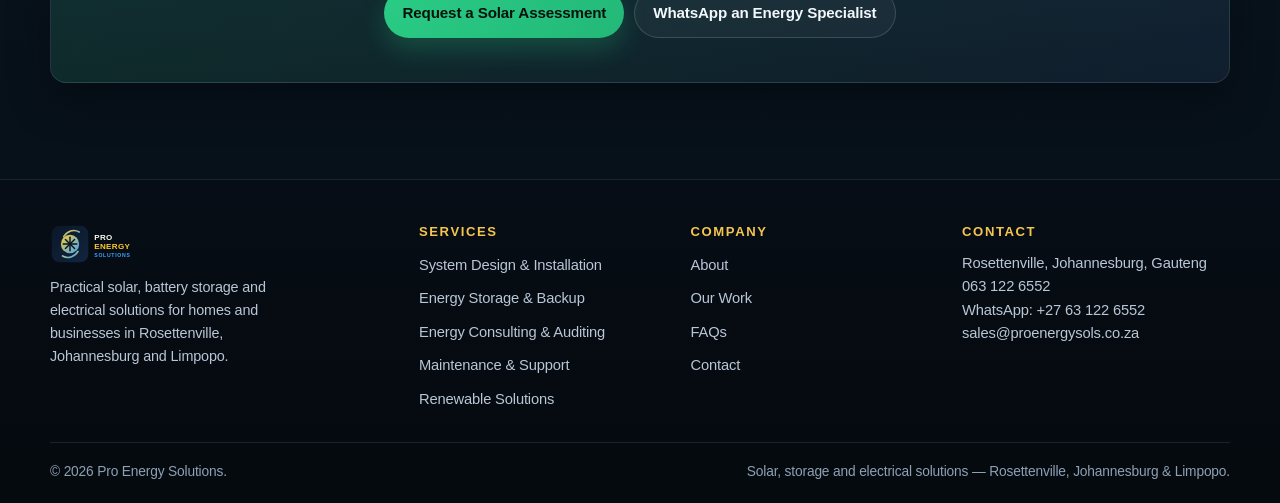
<file: faq.html>
<!DOCTYPE html>
<html lang="en">
  <head>
    <meta charset="UTF-8" />
    <meta name="viewport" content="width=device-width, initial-scale=1.0" />
    <title>FAQs | Pro Energy Solutions</title>
    <meta
      name="description"
      content="Answers to common questions about solar system cost, sizing, backup power, business installations and maintenance from Pro Energy Solutions."
    />
    <link rel="canonical" href="https://proenergysols.co.za/faq.html" />
    <meta property="og:type" content="website" />
    <meta property="og:site_name" content="Pro Energy Solutions" />
    <meta property="og:title" content="FAQs | Pro Energy Solutions" />
    <meta property="og:description" content="Answers to common questions about solar system cost, sizing, backup power, business installations and maintenance from Pro Energy Solutions." />
    <meta property="og:image" content="https://proenergysols.co.za/images/recently%20installed%20residential%20solar%20system%20Musina%20Limpopo.jpg" />
    <meta property="og:url" content="https://proenergysols.co.za/faq.html" />
    <meta name="twitter:card" content="summary_large_image" />
    <link rel="icon" type="image/svg+xml" href="favicon.svg" />
    <link rel="stylesheet" href="style.css" />
    <script type="application/ld+json">
    {
      "@context": "https://schema.org",
      "@type": "FAQPage",
      "mainEntity": [
        {
          "@type": "Question",
          "name": "How much does a solar system cost?",
          "acceptedAnswer": { "@type": "Answer", "text": "Cost depends on your energy consumption, property requirements, equipment choice and system design. We provide a clear quote after assessing your specific needs rather than quoting a generic package price." }
        },
        {
          "@type": "Question",
          "name": "How do I know what size solar system I need?",
          "acceptedAnswer": { "@type": "Answer", "text": "We start with an assessment of your consumption and usage patterns, then size the system to match — rather than guessing or defaulting to the largest option available." }
        },
        {
          "@type": "Question",
          "name": "Can solar help during power outages?",
          "acceptedAnswer": { "@type": "Answer", "text": "Yes, when paired with battery storage configured for your essential loads. We explain what a system can and can't cover during an outage before you commit." }
        },
        {
          "@type": "Question",
          "name": "Can you install solar for a business?",
          "acceptedAnswer": { "@type": "Answer", "text": "Yes. We have installed systems for a restaurant and other SMEs, assessed the same way as residential projects: around actual operating needs." }
        },
        {
          "@type": "Question",
          "name": "Do you work on existing solar systems?",
          "acceptedAnswer": { "@type": "Answer", "text": "In many cases, yes. Get in touch with details of your current system and we'll assess whether we can help with repairs, upgrades or maintenance." }
        },
        {
          "@type": "Question",
          "name": "How long does installation take?",
          "acceptedAnswer": { "@type": "Answer", "text": "It depends on the complexity of the project. Our fastest residential installation was completed in three weeks; larger commercial projects can take longer. We'll give you a realistic timeline as part of your quote." }
        },
        {
          "@type": "Question",
          "name": "Can you help reduce my electricity costs?",
          "acceptedAnswer": { "@type": "Answer", "text": "Often, yes. An energy assessment can identify where consumption is wasted and whether solar, storage or efficiency upgrades offer the best return for your situation." }
        },
        {
          "@type": "Question",
          "name": "Do you provide maintenance after installation?",
          "acceptedAnswer": { "@type": "Answer", "text": "Yes. We offer inspection, fault-finding and ongoing technical support after your system is installed and commissioned." }
        },
        {
          "@type": "Question",
          "name": "What should I have ready before requesting a quote?",
          "acceptedAnswer": { "@type": "Answer", "text": "A rough idea of your monthly electricity bill or usage, what you're trying to achieve (cost savings, backup, or both), and your property type and location. We'll fill in the rest during the assessment." }
        },
        {
          "@type": "Question",
          "name": "Are there any Johannesburg-specific considerations for solar installations?",
          "acceptedAnswer": { "@type": "Answer", "text": "Roof type, orientation and local load-shedding stage all affect system design. Working from Rosettenville, we're familiar with typical Johannesburg property types and factor grid reliability into how we size battery backup." }
        }
      ]
    }
    </script>
  </head>
  <body>
    <a class="skip-link" href="#main">Skip to main content</a>

    <header class="site-header">
      <nav class="nav container" aria-label="Primary">
        <a class="brand" href="/"><img src="logo.svg" alt="Pro Energy Solutions" class="site-logo" /></a>
        <button class="menu-toggle" type="button" aria-expanded="false" aria-controls="primary-nav-links" aria-label="Open menu">
          <span class="bar"></span>
        </button>
        <div class="nav-links" id="primary-nav-links">
          <a href="/">Home</a>
          <details class="nav-dropdown">
            <summary>Services</summary>
            <div class="nav-dropdown-menu">
              <a href="services.html">All Services</a>
              <a href="system-design.html">System Design &amp; Installation</a>
              <a href="storage.html">Energy Storage &amp; Backup</a>
              <a href="consulting.html">Energy Consulting &amp; Auditing</a>
              <a href="maintenance.html">Maintenance &amp; Support</a>
              <a href="renewables.html">Additional Renewable Solutions</a>
            </div>
          </details>
          <a href="work.html">Our Work</a>
          <a href="about.html">About</a>
          <a href="faq.html" class="active" aria-current="page">FAQs</a>
          <a href="contact.html">Contact</a>
          <div class="mobile-cta">
            <a class="btn btn-primary btn-sm" href="contact.html">Get a Quote</a>
            <a class="btn btn-whatsapp btn-sm" href="https://wa.me/27631226552" target="_blank" rel="noopener noreferrer">WhatsApp</a>
          </div>
        </div>
        <div class="nav-cta">
          <a class="btn btn-secondary btn-sm" href="https://wa.me/27631226552" target="_blank" rel="noopener noreferrer">WhatsApp</a>
          <a class="btn btn-primary btn-sm" href="contact.html">Get a Quote</a>
        </div>
      </nav>
    </header>

    <main id="main">
      <section class="page-hero">
        <div class="container">
          <nav class="breadcrumbs" aria-label="Breadcrumb">
            <a href="/">Home</a><span aria-hidden="true">/</span><span>FAQs</span>
          </nav>
          <p class="eyebrow">Common questions</p>
          <h1>Frequently asked questions</h1>
          <p class="lead">Straight answers about cost, sizing, timelines and support. If your question isn't here, send it to us directly.</p>
        </div>
      </section>

      <section class="section">
        <div class="container">
          <div class="faq-list reveal">
            <details class="faq-item" open>
              <summary>How much does a solar system cost?</summary>
              <p class="faq-answer">Cost depends on your energy consumption, property requirements, equipment choice and system design. We provide a clear quote after assessing your specific needs rather than quoting a generic package price.</p>
            </details>
            <details class="faq-item">
              <summary>How do I know what size solar system I need?</summary>
              <p class="faq-answer">We start with an assessment of your consumption and usage patterns, then size the system to match — rather than guessing or defaulting to the largest option available.</p>
            </details>
            <details class="faq-item">
              <summary>Can solar help during power outages?</summary>
              <p class="faq-answer">Yes, when paired with battery storage configured for your essential loads. We explain what a system can and can't cover during an outage before you commit.</p>
            </details>
            <details class="faq-item">
              <summary>Can you install solar for a business?</summary>
              <p class="faq-answer">Yes. We have installed systems for a restaurant and other SMEs, assessed the same way as residential projects: around actual operating needs.</p>
            </details>
            <details class="faq-item">
              <summary>Do you work on existing solar systems?</summary>
              <p class="faq-answer">In many cases, yes. Get in touch with details of your current system and we'll assess whether we can help with repairs, upgrades or maintenance.</p>
            </details>
            <details class="faq-item">
              <summary>How long does installation take?</summary>
              <p class="faq-answer">It depends on the complexity of the project. Our fastest residential installation was completed in three weeks; larger commercial projects can take longer. We'll give you a realistic timeline as part of your quote.</p>
            </details>
            <details class="faq-item">
              <summary>Can you help reduce my electricity costs?</summary>
              <p class="faq-answer">Often, yes. An energy assessment can identify where consumption is wasted and whether solar, storage or efficiency upgrades offer the best return for your situation.</p>
            </details>
            <details class="faq-item">
              <summary>Do you provide maintenance after installation?</summary>
              <p class="faq-answer">Yes. We offer inspection, fault-finding and ongoing technical support after your system is installed and commissioned.</p>
            </details>
            <details class="faq-item">
              <summary>What should I have ready before requesting a quote?</summary>
              <p class="faq-answer">A rough idea of your monthly electricity bill or usage, what you're trying to achieve (cost savings, backup, or both), and your property type and location. We'll fill in the rest during the assessment.</p>
            </details>
            <details class="faq-item">
              <summary>Are there any Johannesburg-specific considerations for solar installations?</summary>
              <p class="faq-answer">Roof type, orientation and local load-shedding stage all affect system design. Working from Rosettenville, we're familiar with typical Johannesburg property types and factor grid reliability into how we size battery backup.</p>
            </details>
          </div>
        </div>
      </section>

      <section class="section section-alt">
        <div class="container">
          <div class="cta-panel reveal">
            <p class="eyebrow">Still have a question?</p>
            <h2>Ask us directly — we'll give you a straight answer.</h2>
            <div class="cta-row">
              <a class="btn btn-primary" href="contact.html">Request a Solar Assessment</a>
              <a class="btn btn-secondary" href="https://wa.me/27631226552" target="_blank" rel="noopener noreferrer">WhatsApp an Energy Specialist</a>
            </div>
          </div>
        </div>
      </section>
    </main>

    <footer class="site-footer">
      <div class="container">
        <div class="footer-grid">
          <div class="footer-brand">
            <img src="logo.svg" alt="Pro Energy Solutions" class="site-logo" />
            <p>Practical solar, battery storage and electrical solutions for homes and businesses in Rosettenville, Johannesburg and Limpopo.</p>
          </div>
          <div class="footer-col">
            <h3>Services</h3>
            <ul>
              <li><a href="system-design.html">System Design &amp; Installation</a></li>
              <li><a href="storage.html">Energy Storage &amp; Backup</a></li>
              <li><a href="consulting.html">Energy Consulting &amp; Auditing</a></li>
              <li><a href="maintenance.html">Maintenance &amp; Support</a></li>
              <li><a href="renewables.html">Renewable Solutions</a></li>
            </ul>
          </div>
          <div class="footer-col">
            <h3>Company</h3>
            <ul>
              <li><a href="about.html">About</a></li>
              <li><a href="work.html">Our Work</a></li>
              <li><a href="faq.html">FAQs</a></li>
              <li><a href="contact.html">Contact</a></li>
            </ul>
          </div>
          <div class="footer-col">
            <h3>Contact</h3>
            <address>
              Rosettenville, Johannesburg, Gauteng<br />
              <a href="tel:+27631226552">063 122 6552</a><br />
              <a href="https://wa.me/27631226552" target="_blank" rel="noopener noreferrer">WhatsApp: +27 63 122 6552</a><br />
              <a href="mailto:sales@proenergysols.co.za">sales@proenergysols.co.za</a>
            </address>
          </div>
        </div>
        <div class="footer-bottom">
          <span>&copy; 2026 Pro Energy Solutions.</span>
          <span>Solar, storage and electrical solutions — Rosettenville, Johannesburg &amp; Limpopo.</span>
        </div>
      </div>
    </footer>

    <a class="whatsapp-float" href="https://wa.me/27631226552" target="_blank" rel="noopener noreferrer" aria-label="Chat with Pro Energy Solutions on WhatsApp">
      <span aria-hidden="true">💬</span><span class="wa-text">WhatsApp Us</span>
    </a>

    <nav class="mobile-action-bar" aria-label="Quick contact">
      <a class="mobile-action-item mai-whatsapp" href="https://wa.me/27631226552" target="_blank" rel="noopener noreferrer">
        <span class="mai-icon" aria-hidden="true">💬</span>WhatsApp
      </a>
      <a class="mobile-action-item mai-call" href="tel:+27631226552">
        <span class="mai-icon" aria-hidden="true">📞</span>Call
      </a>
      <a class="mobile-action-item mai-quote" href="contact.html">
        <span class="mai-icon" aria-hidden="true">⚡</span>Get Quote
      </a>
    </nav>
    <script src="script.js"></script>
  </body>
</html>
</file>
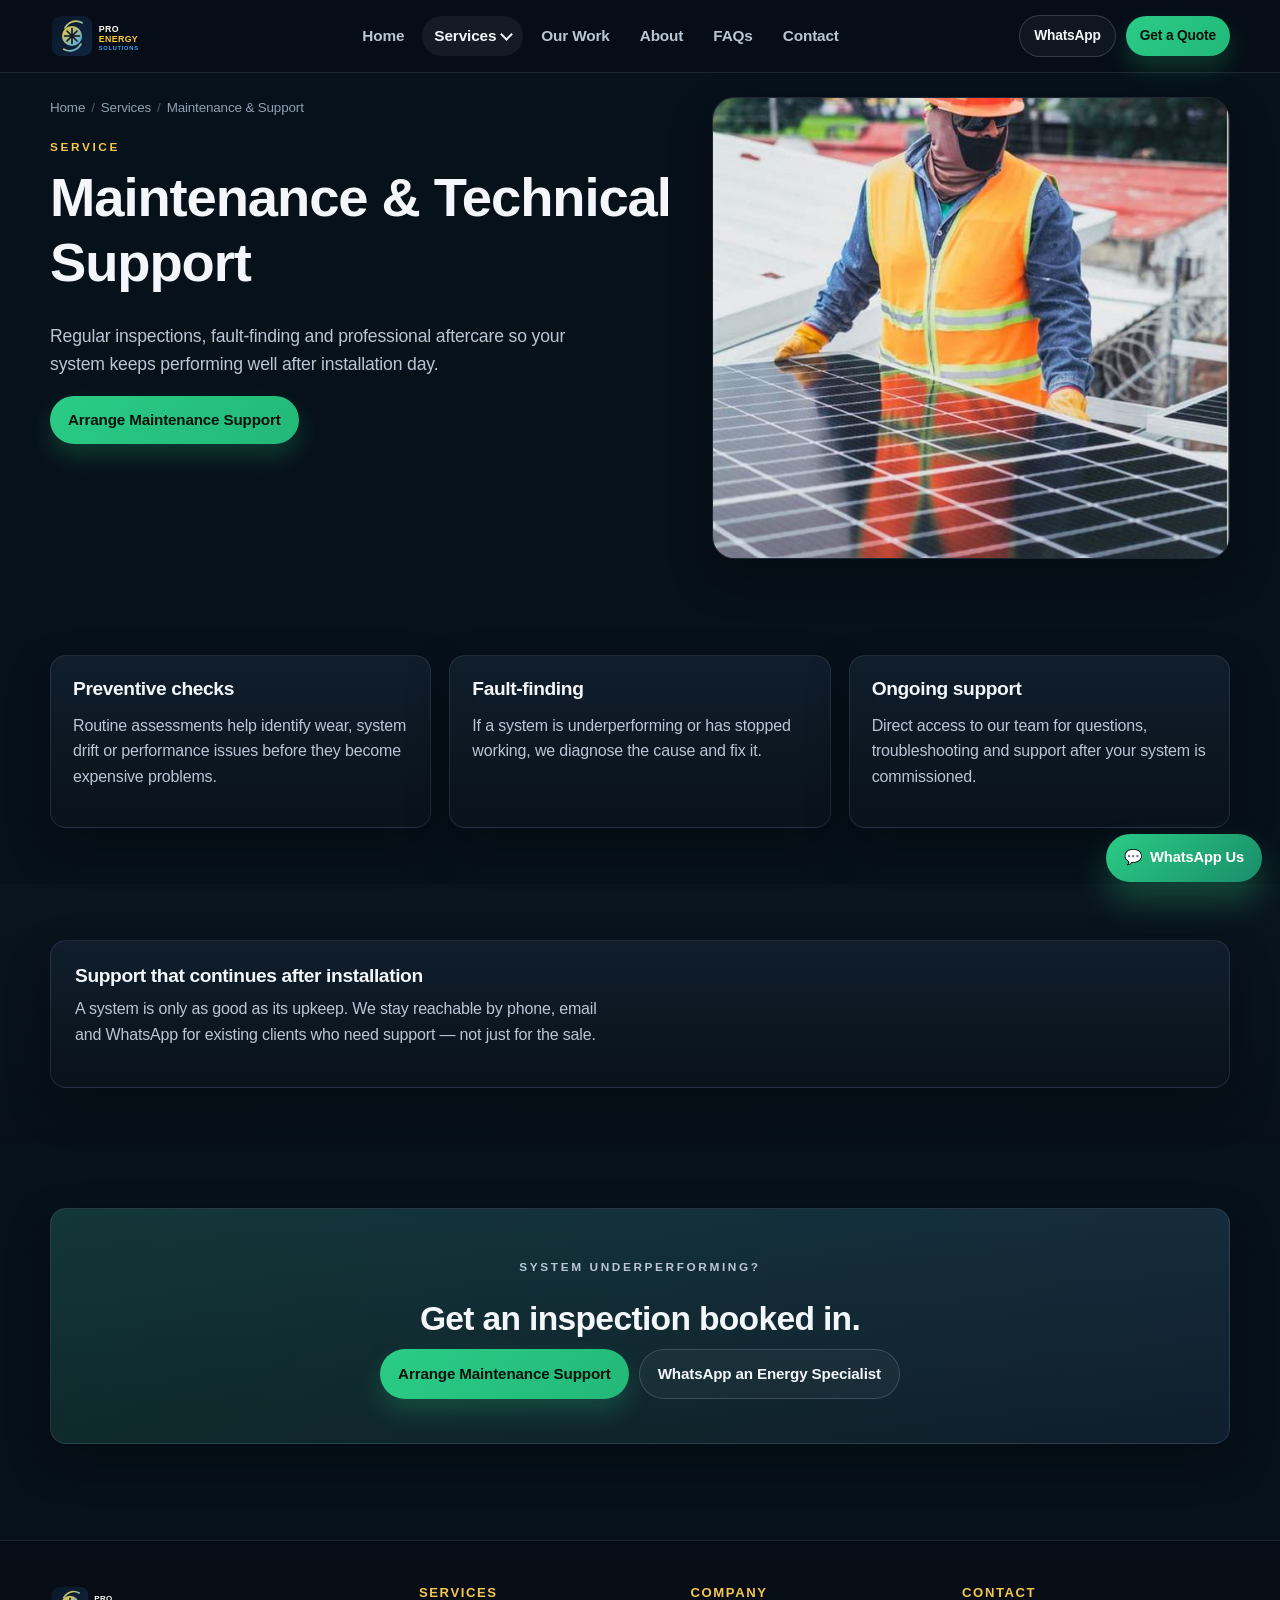
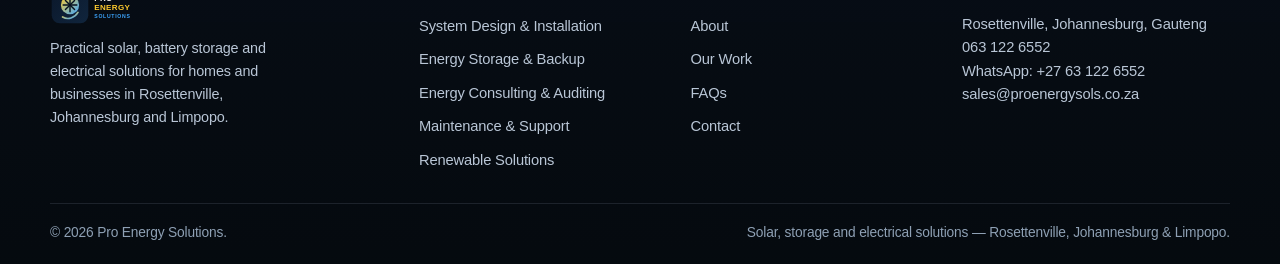
<file: maintenance.html>
<!DOCTYPE html>
<html lang="en">
  <head>
    <meta charset="UTF-8" />
    <meta name="viewport" content="width=device-width, initial-scale=1.0" />
    <title>Solar Maintenance &amp; Technical Support in Johannesburg | Pro Energy Solutions</title>
    <meta name="description" content="Inspection, fault-finding and ongoing technical support for solar and battery systems from Pro Energy Solutions in Gauteng and Limpopo." />
    <link rel="canonical" href="https://proenergysols.co.za/maintenance.html" />
    <meta property="og:type" content="website" />
    <meta property="og:site_name" content="Pro Energy Solutions" />
    <meta property="og:title" content="Solar Maintenance &amp; Technical Support in Johannesburg | Pro Energy Solutions" />
    <meta property="og:description" content="Inspection, fault-finding and ongoing technical support for solar and battery systems from Pro Energy Solutions in Gauteng and Limpopo." />
    <meta property="og:image" content="https://proenergysols.co.za/images/outdoor_solar_panel_installation.jpg" />
    <meta property="og:url" content="https://proenergysols.co.za/maintenance.html" />
    <meta name="twitter:card" content="summary_large_image" />
    <link rel="icon" type="image/svg+xml" href="favicon.svg" />
    <link rel="stylesheet" href="style.css" />
    <script type="application/ld+json">
    {
      "@context": "https://schema.org",
      "@type": "Service",
      "serviceType": "Maintenance and technical support",
      "provider": { "@type": "LocalBusiness", "name": "Pro Energy Solutions" },
      "areaServed": ["Rosettenville", "Johannesburg", "Gauteng", "Musina", "Limpopo"],
      "url": "https://proenergysols.co.za/maintenance.html"
    }
    </script>
  </head>
  <body>
    <a class="skip-link" href="#main">Skip to main content</a>

    <header class="site-header">
      <nav class="nav container" aria-label="Primary">
        <a class="brand" href="/"><img src="logo.svg" alt="Pro Energy Solutions" class="site-logo" /></a>
        <button class="menu-toggle" type="button" aria-expanded="false" aria-controls="primary-nav-links" aria-label="Open menu">
          <span class="bar"></span>
        </button>
        <div class="nav-links" id="primary-nav-links">
          <a href="/">Home</a>
          <details class="nav-dropdown">
            <summary class="active">Services</summary>
            <div class="nav-dropdown-menu">
              <a href="services.html">All Services</a>
              <a href="system-design.html">System Design &amp; Installation</a>
              <a href="storage.html">Energy Storage &amp; Backup</a>
              <a href="consulting.html">Energy Consulting &amp; Auditing</a>
              <a href="maintenance.html" class="active" aria-current="page">Maintenance &amp; Support</a>
              <a href="renewables.html">Additional Renewable Solutions</a>
            </div>
          </details>
          <a href="work.html">Our Work</a>
          <a href="about.html">About</a>
          <a href="faq.html">FAQs</a>
          <a href="contact.html">Contact</a>
          <div class="mobile-cta">
            <a class="btn btn-primary btn-sm" href="contact.html">Get a Quote</a>
            <a class="btn btn-whatsapp btn-sm" href="https://wa.me/27631226552" target="_blank" rel="noopener noreferrer">WhatsApp</a>
          </div>
        </div>
        <div class="nav-cta">
          <a class="btn btn-secondary btn-sm" href="https://wa.me/27631226552" target="_blank" rel="noopener noreferrer">WhatsApp</a>
          <a class="btn btn-primary btn-sm" href="contact.html">Get a Quote</a>
        </div>
      </nav>
    </header>

    <main id="main">
      <section class="page-hero">
        <div class="container page-hero-grid">
          <div>
            <nav class="breadcrumbs" aria-label="Breadcrumb">
              <a href="/">Home</a><span aria-hidden="true">/</span><a href="services.html">Services</a><span aria-hidden="true">/</span><span>Maintenance &amp; Support</span>
            </nav>
            <p class="eyebrow">Service</p>
            <h1>Maintenance &amp; Technical Support</h1>
            <p class="lead">Regular inspections, fault-finding and professional aftercare so your system keeps performing well after installation day.</p>
            <a class="btn btn-primary" href="contact.html">Arrange Maintenance Support</a>
          </div>
          <div class="page-hero-media">
            <img fetchpriority="high" src="images/outdoor_solar_panel_installation.jpg" alt="Technician inspecting a solar panel installation on a rooftop" width="621" height="900" />
          </div>
        </div>
      </section>

      <section class="section">
        <div class="container">
          <h2 class="visually-hidden">What this service includes</h2>
          <div class="cards-grid">
            <article class="card reveal">
              <h3>Preventive checks</h3>
              <p>Routine assessments help identify wear, system drift or performance issues before they become expensive problems.</p>
            </article>
            <article class="card reveal">
              <h3>Fault-finding</h3>
              <p>If a system is underperforming or has stopped working, we diagnose the cause and fix it.</p>
            </article>
            <article class="card reveal">
              <h3>Ongoing support</h3>
              <p>Direct access to our team for questions, troubleshooting and support after your system is commissioned.</p>
            </article>
          </div>
        </div>
      </section>

      <section class="section section-alt">
        <div class="container">
          <div class="panel reveal">
            <h3>Support that continues after installation</h3>
            <p>A system is only as good as its upkeep. We stay reachable by phone, email and WhatsApp for existing clients who need support — not just for the sale.</p>
          </div>
        </div>
      </section>

      <section class="section">
        <div class="container">
          <div class="cta-panel reveal">
            <p class="eyebrow">System underperforming?</p>
            <h2>Get an inspection booked in.</h2>
            <div class="cta-row">
              <a class="btn btn-primary" href="contact.html">Arrange Maintenance Support</a>
              <a class="btn btn-secondary" href="https://wa.me/27631226552" target="_blank" rel="noopener noreferrer">WhatsApp an Energy Specialist</a>
            </div>
          </div>
        </div>
      </section>
    </main>

    <footer class="site-footer">
      <div class="container">
        <div class="footer-grid">
          <div class="footer-brand">
            <img src="logo.svg" alt="Pro Energy Solutions" class="site-logo" />
            <p>Practical solar, battery storage and electrical solutions for homes and businesses in Rosettenville, Johannesburg and Limpopo.</p>
          </div>
          <div class="footer-col">
            <h3>Services</h3>
            <ul>
              <li><a href="system-design.html">System Design &amp; Installation</a></li>
              <li><a href="storage.html">Energy Storage &amp; Backup</a></li>
              <li><a href="consulting.html">Energy Consulting &amp; Auditing</a></li>
              <li><a href="maintenance.html">Maintenance &amp; Support</a></li>
              <li><a href="renewables.html">Renewable Solutions</a></li>
            </ul>
          </div>
          <div class="footer-col">
            <h3>Company</h3>
            <ul>
              <li><a href="about.html">About</a></li>
              <li><a href="work.html">Our Work</a></li>
              <li><a href="faq.html">FAQs</a></li>
              <li><a href="contact.html">Contact</a></li>
            </ul>
          </div>
          <div class="footer-col">
            <h3>Contact</h3>
            <address>
              Rosettenville, Johannesburg, Gauteng<br />
              <a href="tel:+27631226552">063 122 6552</a><br />
              <a href="https://wa.me/27631226552" target="_blank" rel="noopener noreferrer">WhatsApp: +27 63 122 6552</a><br />
              <a href="mailto:sales@proenergysols.co.za">sales@proenergysols.co.za</a>
            </address>
          </div>
        </div>
        <div class="footer-bottom">
          <span>&copy; 2026 Pro Energy Solutions.</span>
          <span>Solar, storage and electrical solutions — Rosettenville, Johannesburg &amp; Limpopo.</span>
        </div>
      </div>
    </footer>

    <a class="whatsapp-float" href="https://wa.me/27631226552" target="_blank" rel="noopener noreferrer" aria-label="Chat with Pro Energy Solutions on WhatsApp">
      <span aria-hidden="true">💬</span><span class="wa-text">WhatsApp Us</span>
    </a>

    <nav class="mobile-action-bar" aria-label="Quick contact">
      <a class="mobile-action-item mai-whatsapp" href="https://wa.me/27631226552" target="_blank" rel="noopener noreferrer">
        <span class="mai-icon" aria-hidden="true">💬</span>WhatsApp
      </a>
      <a class="mobile-action-item mai-call" href="tel:+27631226552">
        <span class="mai-icon" aria-hidden="true">📞</span>Call
      </a>
      <a class="mobile-action-item mai-quote" href="contact.html">
        <span class="mai-icon" aria-hidden="true">⚡</span>Get Quote
      </a>
    </nav>
    <script src="script.js"></script>
  </body>
</html>
</file>
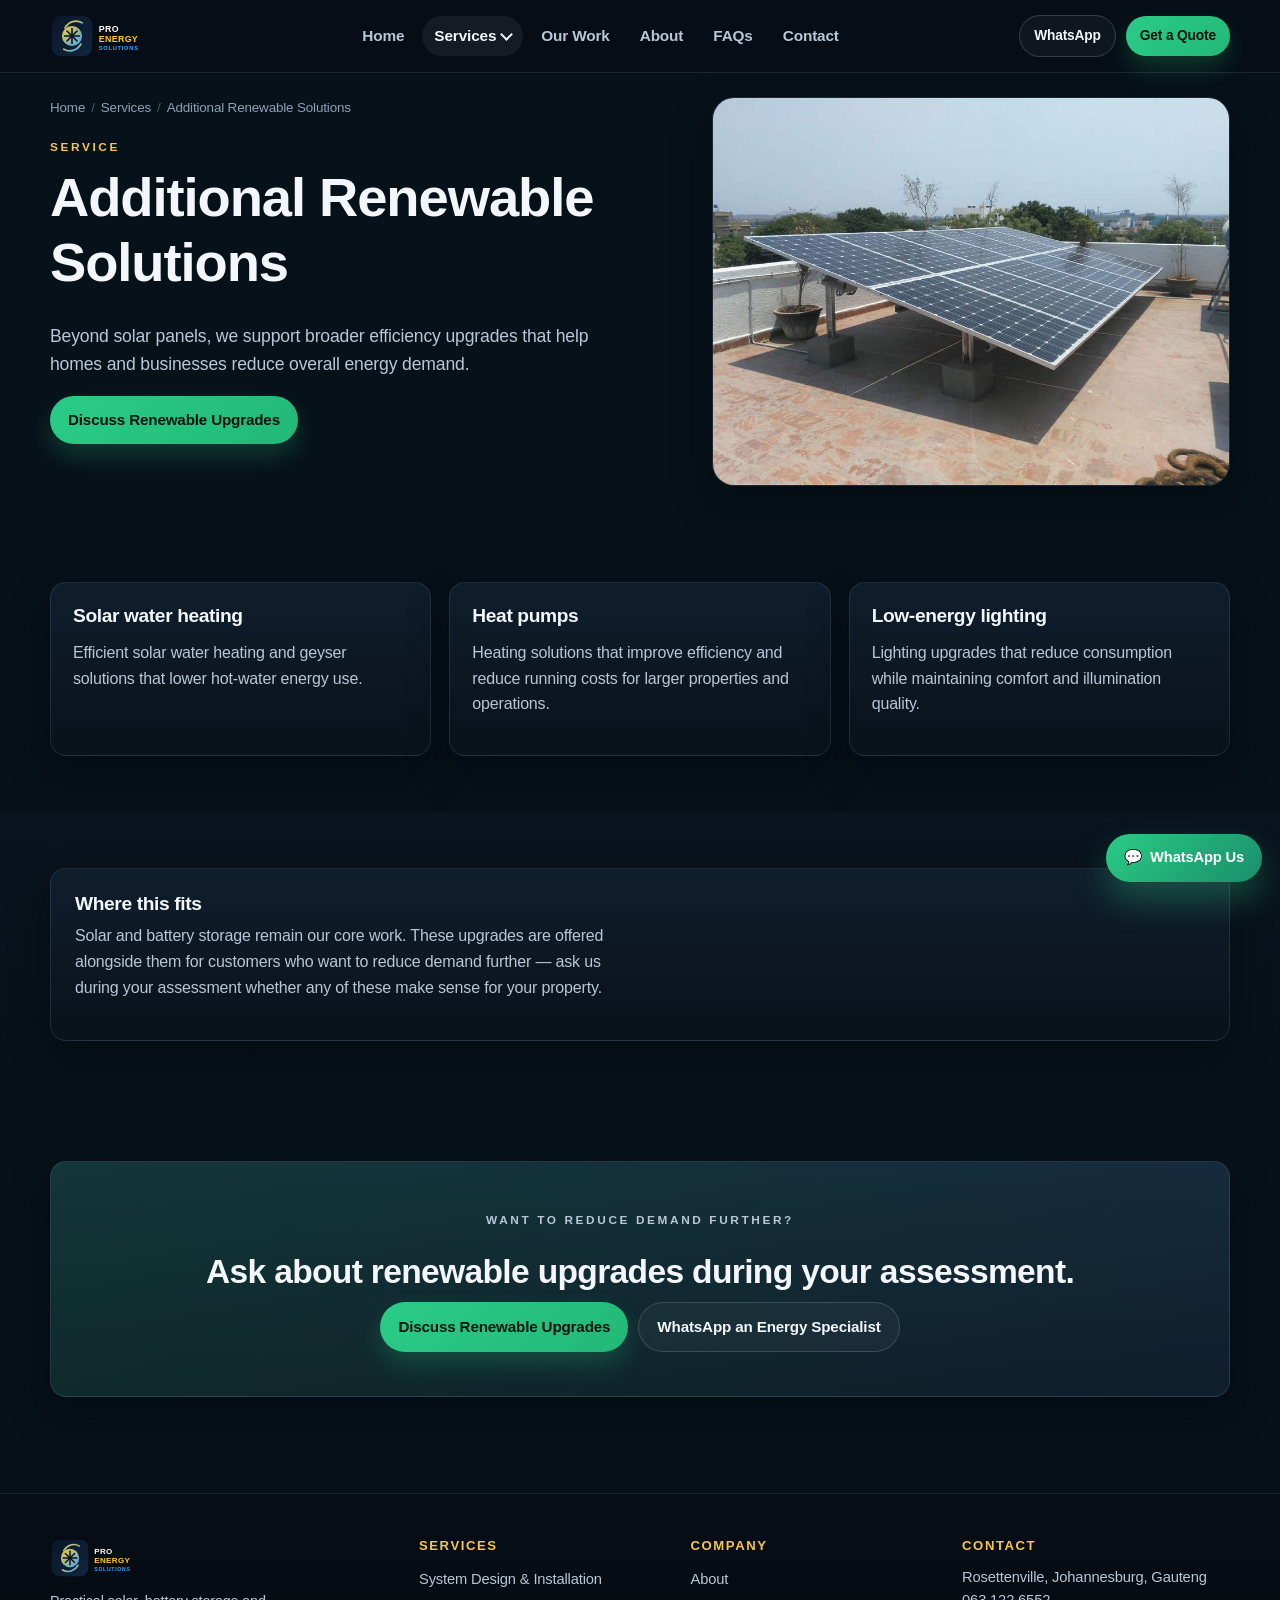
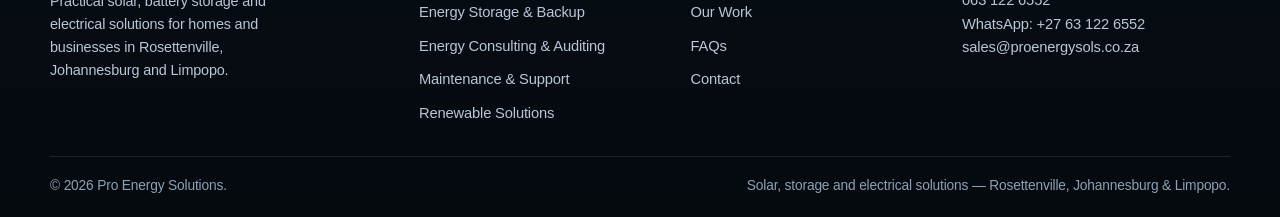
<file: renewables.html>
<!DOCTYPE html>
<html lang="en">
  <head>
    <meta charset="UTF-8" />
    <meta name="viewport" content="width=device-width, initial-scale=1.0" />
    <title>Additional Renewable Solutions | Pro Energy Solutions</title>
    <meta name="description" content="Solar water heating, heat pumps and low-energy lighting upgrades from Pro Energy Solutions, for customers looking to reduce demand beyond solar power." />
    <link rel="canonical" href="https://proenergysols.co.za/renewables.html" />
    <meta property="og:type" content="website" />
    <meta property="og:site_name" content="Pro Energy Solutions" />
    <meta property="og:title" content="Additional Renewable Solutions | Pro Energy Solutions" />
    <meta property="og:description" content="Solar water heating, heat pumps and low-energy lighting upgrades from Pro Energy Solutions, for customers looking to reduce demand beyond solar power." />
    <meta property="og:image" content="https://proenergysols.co.za/images/rooftop_installation.jpg" />
    <meta property="og:url" content="https://proenergysols.co.za/renewables.html" />
    <meta name="twitter:card" content="summary_large_image" />
    <link rel="icon" type="image/svg+xml" href="favicon.svg" />
    <link rel="stylesheet" href="style.css" />
    <script type="application/ld+json">
    {
      "@context": "https://schema.org",
      "@type": "Service",
      "serviceType": "Additional renewable energy solutions",
      "provider": { "@type": "LocalBusiness", "name": "Pro Energy Solutions" },
      "areaServed": ["Rosettenville", "Johannesburg", "Gauteng", "Musina", "Limpopo"],
      "url": "https://proenergysols.co.za/renewables.html"
    }
    </script>
  </head>
  <body>
    <a class="skip-link" href="#main">Skip to main content</a>

    <header class="site-header">
      <nav class="nav container" aria-label="Primary">
        <a class="brand" href="/"><img src="logo.svg" alt="Pro Energy Solutions" class="site-logo" /></a>
        <button class="menu-toggle" type="button" aria-expanded="false" aria-controls="primary-nav-links" aria-label="Open menu">
          <span class="bar"></span>
        </button>
        <div class="nav-links" id="primary-nav-links">
          <a href="/">Home</a>
          <details class="nav-dropdown">
            <summary class="active">Services</summary>
            <div class="nav-dropdown-menu">
              <a href="services.html">All Services</a>
              <a href="system-design.html">System Design &amp; Installation</a>
              <a href="storage.html">Energy Storage &amp; Backup</a>
              <a href="consulting.html">Energy Consulting &amp; Auditing</a>
              <a href="maintenance.html">Maintenance &amp; Support</a>
              <a href="renewables.html" class="active" aria-current="page">Additional Renewable Solutions</a>
            </div>
          </details>
          <a href="work.html">Our Work</a>
          <a href="about.html">About</a>
          <a href="faq.html">FAQs</a>
          <a href="contact.html">Contact</a>
          <div class="mobile-cta">
            <a class="btn btn-primary btn-sm" href="contact.html">Get a Quote</a>
            <a class="btn btn-whatsapp btn-sm" href="https://wa.me/27631226552" target="_blank" rel="noopener noreferrer">WhatsApp</a>
          </div>
        </div>
        <div class="nav-cta">
          <a class="btn btn-secondary btn-sm" href="https://wa.me/27631226552" target="_blank" rel="noopener noreferrer">WhatsApp</a>
          <a class="btn btn-primary btn-sm" href="contact.html">Get a Quote</a>
        </div>
      </nav>
    </header>

    <main id="main">
      <section class="page-hero">
        <div class="container page-hero-grid">
          <div>
            <nav class="breadcrumbs" aria-label="Breadcrumb">
              <a href="/">Home</a><span aria-hidden="true">/</span><a href="services.html">Services</a><span aria-hidden="true">/</span><span>Additional Renewable Solutions</span>
            </nav>
            <p class="eyebrow">Service</p>
            <h1>Additional Renewable Solutions</h1>
            <p class="lead">Beyond solar panels, we support broader efficiency upgrades that help homes and businesses reduce overall energy demand.</p>
            <a class="btn btn-primary" href="contact.html">Discuss Renewable Upgrades</a>
          </div>
          <div class="page-hero-media">
            <img fetchpriority="high" src="images/rooftop_installation.jpg" alt="Ground-mounted solar panel array installed on a rooftop" width="900" height="675" />
          </div>
        </div>
      </section>

      <section class="section">
        <div class="container">
          <h2 class="visually-hidden">What this service includes</h2>
          <div class="cards-grid">
            <article class="card reveal">
              <h3>Solar water heating</h3>
              <p>Efficient solar water heating and geyser solutions that lower hot-water energy use.</p>
            </article>
            <article class="card reveal">
              <h3>Heat pumps</h3>
              <p>Heating solutions that improve efficiency and reduce running costs for larger properties and operations.</p>
            </article>
            <article class="card reveal">
              <h3>Low-energy lighting</h3>
              <p>Lighting upgrades that reduce consumption while maintaining comfort and illumination quality.</p>
            </article>
          </div>
        </div>
      </section>

      <section class="section section-alt">
        <div class="container">
          <div class="panel reveal">
            <h3>Where this fits</h3>
            <p>Solar and battery storage remain our core work. These upgrades are offered alongside them for customers who want to reduce demand further — ask us during your assessment whether any of these make sense for your property.</p>
          </div>
        </div>
      </section>

      <section class="section">
        <div class="container">
          <div class="cta-panel reveal">
            <p class="eyebrow">Want to reduce demand further?</p>
            <h2>Ask about renewable upgrades during your assessment.</h2>
            <div class="cta-row">
              <a class="btn btn-primary" href="contact.html">Discuss Renewable Upgrades</a>
              <a class="btn btn-secondary" href="https://wa.me/27631226552" target="_blank" rel="noopener noreferrer">WhatsApp an Energy Specialist</a>
            </div>
          </div>
        </div>
      </section>
    </main>

    <footer class="site-footer">
      <div class="container">
        <div class="footer-grid">
          <div class="footer-brand">
            <img src="logo.svg" alt="Pro Energy Solutions" class="site-logo" />
            <p>Practical solar, battery storage and electrical solutions for homes and businesses in Rosettenville, Johannesburg and Limpopo.</p>
          </div>
          <div class="footer-col">
            <h3>Services</h3>
            <ul>
              <li><a href="system-design.html">System Design &amp; Installation</a></li>
              <li><a href="storage.html">Energy Storage &amp; Backup</a></li>
              <li><a href="consulting.html">Energy Consulting &amp; Auditing</a></li>
              <li><a href="maintenance.html">Maintenance &amp; Support</a></li>
              <li><a href="renewables.html">Renewable Solutions</a></li>
            </ul>
          </div>
          <div class="footer-col">
            <h3>Company</h3>
            <ul>
              <li><a href="about.html">About</a></li>
              <li><a href="work.html">Our Work</a></li>
              <li><a href="faq.html">FAQs</a></li>
              <li><a href="contact.html">Contact</a></li>
            </ul>
          </div>
          <div class="footer-col">
            <h3>Contact</h3>
            <address>
              Rosettenville, Johannesburg, Gauteng<br />
              <a href="tel:+27631226552">063 122 6552</a><br />
              <a href="https://wa.me/27631226552" target="_blank" rel="noopener noreferrer">WhatsApp: +27 63 122 6552</a><br />
              <a href="mailto:sales@proenergysols.co.za">sales@proenergysols.co.za</a>
            </address>
          </div>
        </div>
        <div class="footer-bottom">
          <span>&copy; 2026 Pro Energy Solutions.</span>
          <span>Solar, storage and electrical solutions — Rosettenville, Johannesburg &amp; Limpopo.</span>
        </div>
      </div>
    </footer>

    <a class="whatsapp-float" href="https://wa.me/27631226552" target="_blank" rel="noopener noreferrer" aria-label="Chat with Pro Energy Solutions on WhatsApp">
      <span aria-hidden="true">💬</span><span class="wa-text">WhatsApp Us</span>
    </a>

    <nav class="mobile-action-bar" aria-label="Quick contact">
      <a class="mobile-action-item mai-whatsapp" href="https://wa.me/27631226552" target="_blank" rel="noopener noreferrer">
        <span class="mai-icon" aria-hidden="true">💬</span>WhatsApp
      </a>
      <a class="mobile-action-item mai-call" href="tel:+27631226552">
        <span class="mai-icon" aria-hidden="true">📞</span>Call
      </a>
      <a class="mobile-action-item mai-quote" href="contact.html">
        <span class="mai-icon" aria-hidden="true">⚡</span>Get Quote
      </a>
    </nav>
    <script src="script.js"></script>
  </body>
</html>
</file>
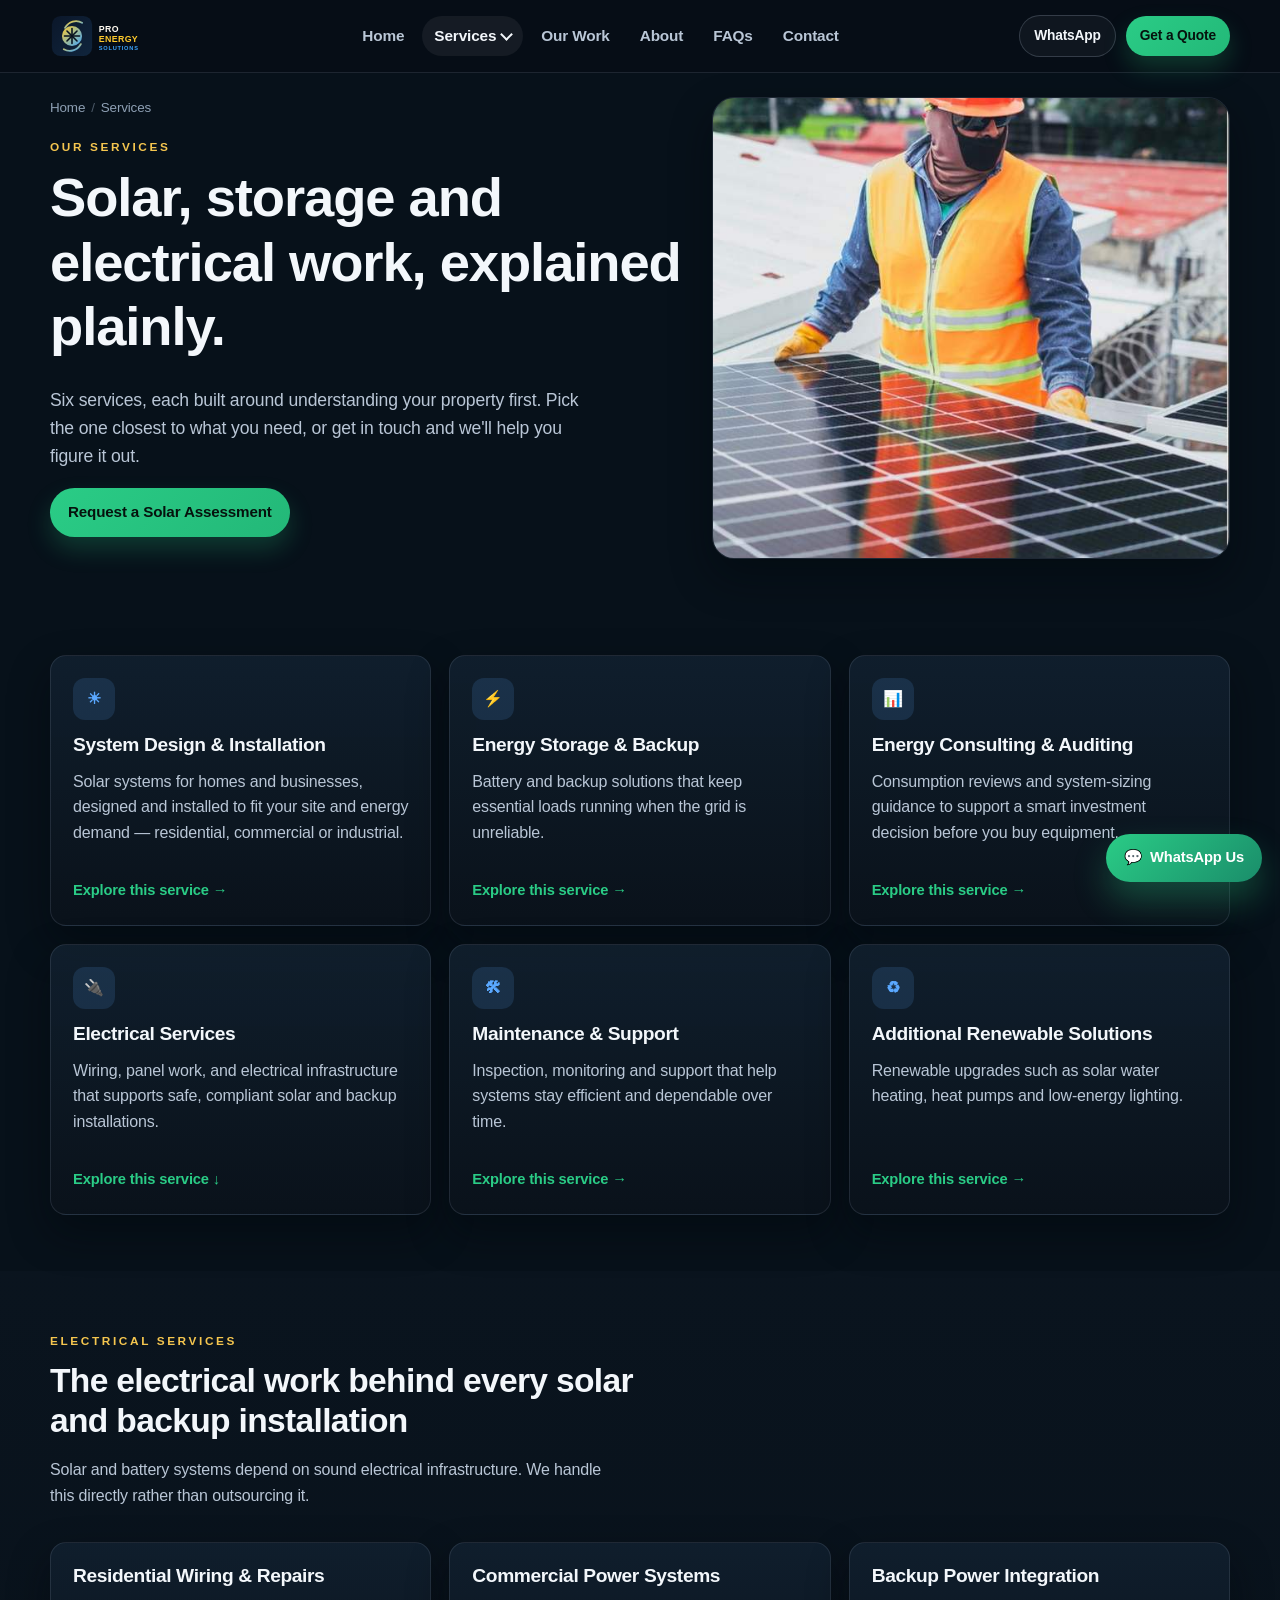
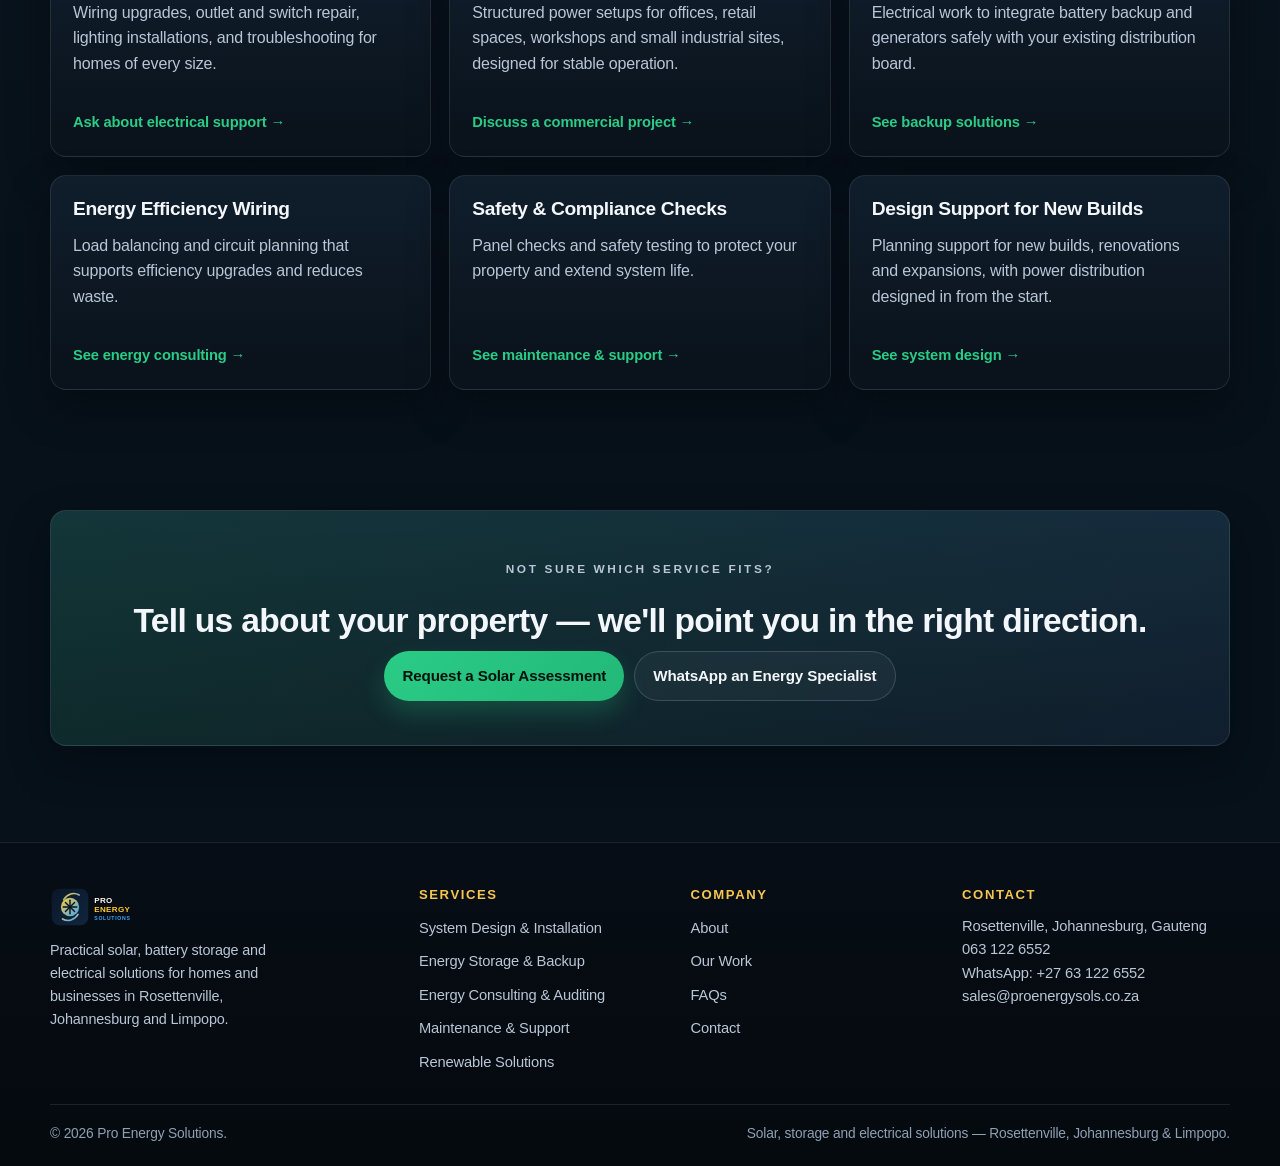
<file: services.html>
<!DOCTYPE html>
<html lang="en">
  <head>
    <meta charset="UTF-8" />
    <meta name="viewport" content="width=device-width, initial-scale=1.0" />
    <title>Solar, Storage &amp; Electrical Services in Johannesburg | Pro Energy Solutions</title>
    <meta
      name="description"
      content="Solar system design and installation, battery storage, energy consulting, electrical services, maintenance and renewable upgrades from Pro Energy Solutions."
    />
    <link rel="canonical" href="https://proenergysols.co.za/services.html" />
    <meta property="og:type" content="website" />
    <meta property="og:site_name" content="Pro Energy Solutions" />
    <meta property="og:title" content="Solar, Storage &amp; Electrical Services in Johannesburg | Pro Energy Solutions" />
    <meta property="og:description" content="Solar system design and installation, battery storage, energy consulting, electrical services, maintenance and renewable upgrades from Pro Energy Solutions." />
    <meta property="og:image" content="https://proenergysols.co.za/images/outdoor_solar_panel_installation.jpg" />
    <meta property="og:url" content="https://proenergysols.co.za/services.html" />
    <meta name="twitter:card" content="summary_large_image" />
    <link rel="icon" type="image/svg+xml" href="favicon.svg" />
    <link rel="stylesheet" href="style.css" />
    <script type="application/ld+json">
    {
      "@context": "https://schema.org",
      "@type": "BreadcrumbList",
      "itemListElement": [
        { "@type": "ListItem", "position": 1, "name": "Home", "item": "https://proenergysols.co.za/" },
        { "@type": "ListItem", "position": 2, "name": "Services", "item": "https://proenergysols.co.za/services.html" }
      ]
    }
    </script>
  </head>
  <body>
    <a class="skip-link" href="#main">Skip to main content</a>

    <header class="site-header">
      <nav class="nav container" aria-label="Primary">
        <a class="brand" href="/"><img src="logo.svg" alt="Pro Energy Solutions" class="site-logo" /></a>
        <button class="menu-toggle" type="button" aria-expanded="false" aria-controls="primary-nav-links" aria-label="Open menu">
          <span class="bar"></span>
        </button>
        <div class="nav-links" id="primary-nav-links">
          <a href="/">Home</a>
          <details class="nav-dropdown">
            <summary class="active">Services</summary>
            <div class="nav-dropdown-menu">
              <a href="services.html" class="active" aria-current="page">All Services</a>
              <a href="system-design.html">System Design &amp; Installation</a>
              <a href="storage.html">Energy Storage &amp; Backup</a>
              <a href="consulting.html">Energy Consulting &amp; Auditing</a>
              <a href="maintenance.html">Maintenance &amp; Support</a>
              <a href="renewables.html">Additional Renewable Solutions</a>
            </div>
          </details>
          <a href="work.html">Our Work</a>
          <a href="about.html">About</a>
          <a href="faq.html">FAQs</a>
          <a href="contact.html">Contact</a>
          <div class="mobile-cta">
            <a class="btn btn-primary btn-sm" href="contact.html">Get a Quote</a>
            <a class="btn btn-whatsapp btn-sm" href="https://wa.me/27631226552" target="_blank" rel="noopener noreferrer">WhatsApp</a>
          </div>
        </div>
        <div class="nav-cta">
          <a class="btn btn-secondary btn-sm" href="https://wa.me/27631226552" target="_blank" rel="noopener noreferrer">WhatsApp</a>
          <a class="btn btn-primary btn-sm" href="contact.html">Get a Quote</a>
        </div>
      </nav>
    </header>

    <main id="main">
      <section class="page-hero">
        <div class="container page-hero-grid">
          <div>
            <nav class="breadcrumbs" aria-label="Breadcrumb">
              <a href="/">Home</a><span aria-hidden="true">/</span><span>Services</span>
            </nav>
            <p class="eyebrow">Our services</p>
            <h1>Solar, storage and electrical work, explained plainly.</h1>
            <p class="lead">Six services, each built around understanding your property first. Pick the one closest to what you need, or get in touch and we'll help you figure it out.</p>
            <a class="btn btn-primary" href="contact.html">Request a Solar Assessment</a>
          </div>
          <div class="page-hero-media">
            <img fetchpriority="high" src="images/outdoor_solar_panel_installation.jpg" alt="Technician installing a solar panel on a rooftop" width="621" height="900" />
          </div>
        </div>
      </section>

      <section class="section">
        <div class="container">
          <h2 class="visually-hidden">Our services overview</h2>
          <div class="cards-grid">
            <article class="card reveal" id="system-design">
              <span class="card-icon" aria-hidden="true">☀</span>
              <h3>System Design &amp; Installation</h3>
              <p>Solar systems for homes and businesses, designed and installed to fit your site and energy demand — residential, commercial or industrial.</p>
              <a class="text-link" href="system-design.html">Explore this service →</a>
            </article>
            <article class="card reveal" id="energy-storage">
              <span class="card-icon" aria-hidden="true">⚡</span>
              <h3>Energy Storage &amp; Backup</h3>
              <p>Battery and backup solutions that keep essential loads running when the grid is unreliable.</p>
              <a class="text-link" href="storage.html">Explore this service →</a>
            </article>
            <article class="card reveal" id="consulting">
              <span class="card-icon" aria-hidden="true">📊</span>
              <h3>Energy Consulting &amp; Auditing</h3>
              <p>Consumption reviews and system-sizing guidance to support a smart investment decision before you buy equipment.</p>
              <a class="text-link" href="consulting.html">Explore this service →</a>
            </article>
            <article class="card reveal" id="electrical">
              <span class="card-icon" aria-hidden="true">🔌</span>
              <h3>Electrical Services</h3>
              <p>Wiring, panel work, and electrical infrastructure that supports safe, compliant solar and backup installations.</p>
              <a class="text-link" href="#electrical-detail">Explore this service ↓</a>
            </article>
            <article class="card reveal" id="maintenance">
              <span class="card-icon" aria-hidden="true">🛠</span>
              <h3>Maintenance &amp; Support</h3>
              <p>Inspection, monitoring and support that help systems stay efficient and dependable over time.</p>
              <a class="text-link" href="maintenance.html">Explore this service →</a>
            </article>
            <article class="card reveal" id="renewables">
              <span class="card-icon" aria-hidden="true">♻</span>
              <h3>Additional Renewable Solutions</h3>
              <p>Renewable upgrades such as solar water heating, heat pumps and low-energy lighting.</p>
              <a class="text-link" href="renewables.html">Explore this service →</a>
            </article>
          </div>
        </div>
      </section>

      <section class="section section-alt" id="electrical-detail">
        <div class="container">
          <div class="section-head reveal">
            <p class="eyebrow">Electrical services</p>
            <h2>The electrical work behind every solar and backup installation</h2>
            <p class="section-copy">Solar and battery systems depend on sound electrical infrastructure. We handle this directly rather than outsourcing it.</p>
          </div>
          <div class="cards-grid">
            <article class="card reveal">
              <h3>Residential Wiring &amp; Repairs</h3>
              <p>Wiring upgrades, outlet and switch repair, lighting installations, and troubleshooting for homes of every size.</p>
              <a class="text-link" href="contact.html">Ask about electrical support →</a>
            </article>
            <article class="card reveal">
              <h3>Commercial Power Systems</h3>
              <p>Structured power setups for offices, retail spaces, workshops and small industrial sites, designed for stable operation.</p>
              <a class="text-link" href="contact.html">Discuss a commercial project →</a>
            </article>
            <article class="card reveal">
              <h3>Backup Power Integration</h3>
              <p>Electrical work to integrate battery backup and generators safely with your existing distribution board.</p>
              <a class="text-link" href="storage.html">See backup solutions →</a>
            </article>
            <article class="card reveal">
              <h3>Energy Efficiency Wiring</h3>
              <p>Load balancing and circuit planning that supports efficiency upgrades and reduces waste.</p>
              <a class="text-link" href="consulting.html">See energy consulting →</a>
            </article>
            <article class="card reveal">
              <h3>Safety &amp; Compliance Checks</h3>
              <p>Panel checks and safety testing to protect your property and extend system life.</p>
              <a class="text-link" href="maintenance.html">See maintenance &amp; support →</a>
            </article>
            <article class="card reveal">
              <h3>Design Support for New Builds</h3>
              <p>Planning support for new builds, renovations and expansions, with power distribution designed in from the start.</p>
              <a class="text-link" href="system-design.html">See system design →</a>
            </article>
          </div>
        </div>
      </section>

      <section class="section">
        <div class="container">
          <div class="cta-panel reveal">
            <p class="eyebrow">Not sure which service fits?</p>
            <h2>Tell us about your property — we'll point you in the right direction.</h2>
            <div class="cta-row">
              <a class="btn btn-primary" href="contact.html">Request a Solar Assessment</a>
              <a class="btn btn-secondary" href="https://wa.me/27631226552" target="_blank" rel="noopener noreferrer">WhatsApp an Energy Specialist</a>
            </div>
          </div>
        </div>
      </section>
    </main>

    <footer class="site-footer">
      <div class="container">
        <div class="footer-grid">
          <div class="footer-brand">
            <img src="logo.svg" alt="Pro Energy Solutions" class="site-logo" />
            <p>Practical solar, battery storage and electrical solutions for homes and businesses in Rosettenville, Johannesburg and Limpopo.</p>
          </div>
          <div class="footer-col">
            <h3>Services</h3>
            <ul>
              <li><a href="system-design.html">System Design &amp; Installation</a></li>
              <li><a href="storage.html">Energy Storage &amp; Backup</a></li>
              <li><a href="consulting.html">Energy Consulting &amp; Auditing</a></li>
              <li><a href="maintenance.html">Maintenance &amp; Support</a></li>
              <li><a href="renewables.html">Renewable Solutions</a></li>
            </ul>
          </div>
          <div class="footer-col">
            <h3>Company</h3>
            <ul>
              <li><a href="about.html">About</a></li>
              <li><a href="work.html">Our Work</a></li>
              <li><a href="faq.html">FAQs</a></li>
              <li><a href="contact.html">Contact</a></li>
            </ul>
          </div>
          <div class="footer-col">
            <h3>Contact</h3>
            <address>
              Rosettenville, Johannesburg, Gauteng<br />
              <a href="tel:+27631226552">063 122 6552</a><br />
              <a href="https://wa.me/27631226552" target="_blank" rel="noopener noreferrer">WhatsApp: +27 63 122 6552</a><br />
              <a href="mailto:sales@proenergysols.co.za">sales@proenergysols.co.za</a>
            </address>
          </div>
        </div>
        <div class="footer-bottom">
          <span>&copy; 2026 Pro Energy Solutions.</span>
          <span>Solar, storage and electrical solutions — Rosettenville, Johannesburg &amp; Limpopo.</span>
        </div>
      </div>
    </footer>

    <a class="whatsapp-float" href="https://wa.me/27631226552" target="_blank" rel="noopener noreferrer" aria-label="Chat with Pro Energy Solutions on WhatsApp">
      <span aria-hidden="true">💬</span><span class="wa-text">WhatsApp Us</span>
    </a>

    <nav class="mobile-action-bar" aria-label="Quick contact">
      <a class="mobile-action-item mai-whatsapp" href="https://wa.me/27631226552" target="_blank" rel="noopener noreferrer">
        <span class="mai-icon" aria-hidden="true">💬</span>WhatsApp
      </a>
      <a class="mobile-action-item mai-call" href="tel:+27631226552">
        <span class="mai-icon" aria-hidden="true">📞</span>Call
      </a>
      <a class="mobile-action-item mai-quote" href="contact.html">
        <span class="mai-icon" aria-hidden="true">⚡</span>Get Quote
      </a>
    </nav>
    <script src="script.js"></script>
  </body>
</html>
</file>
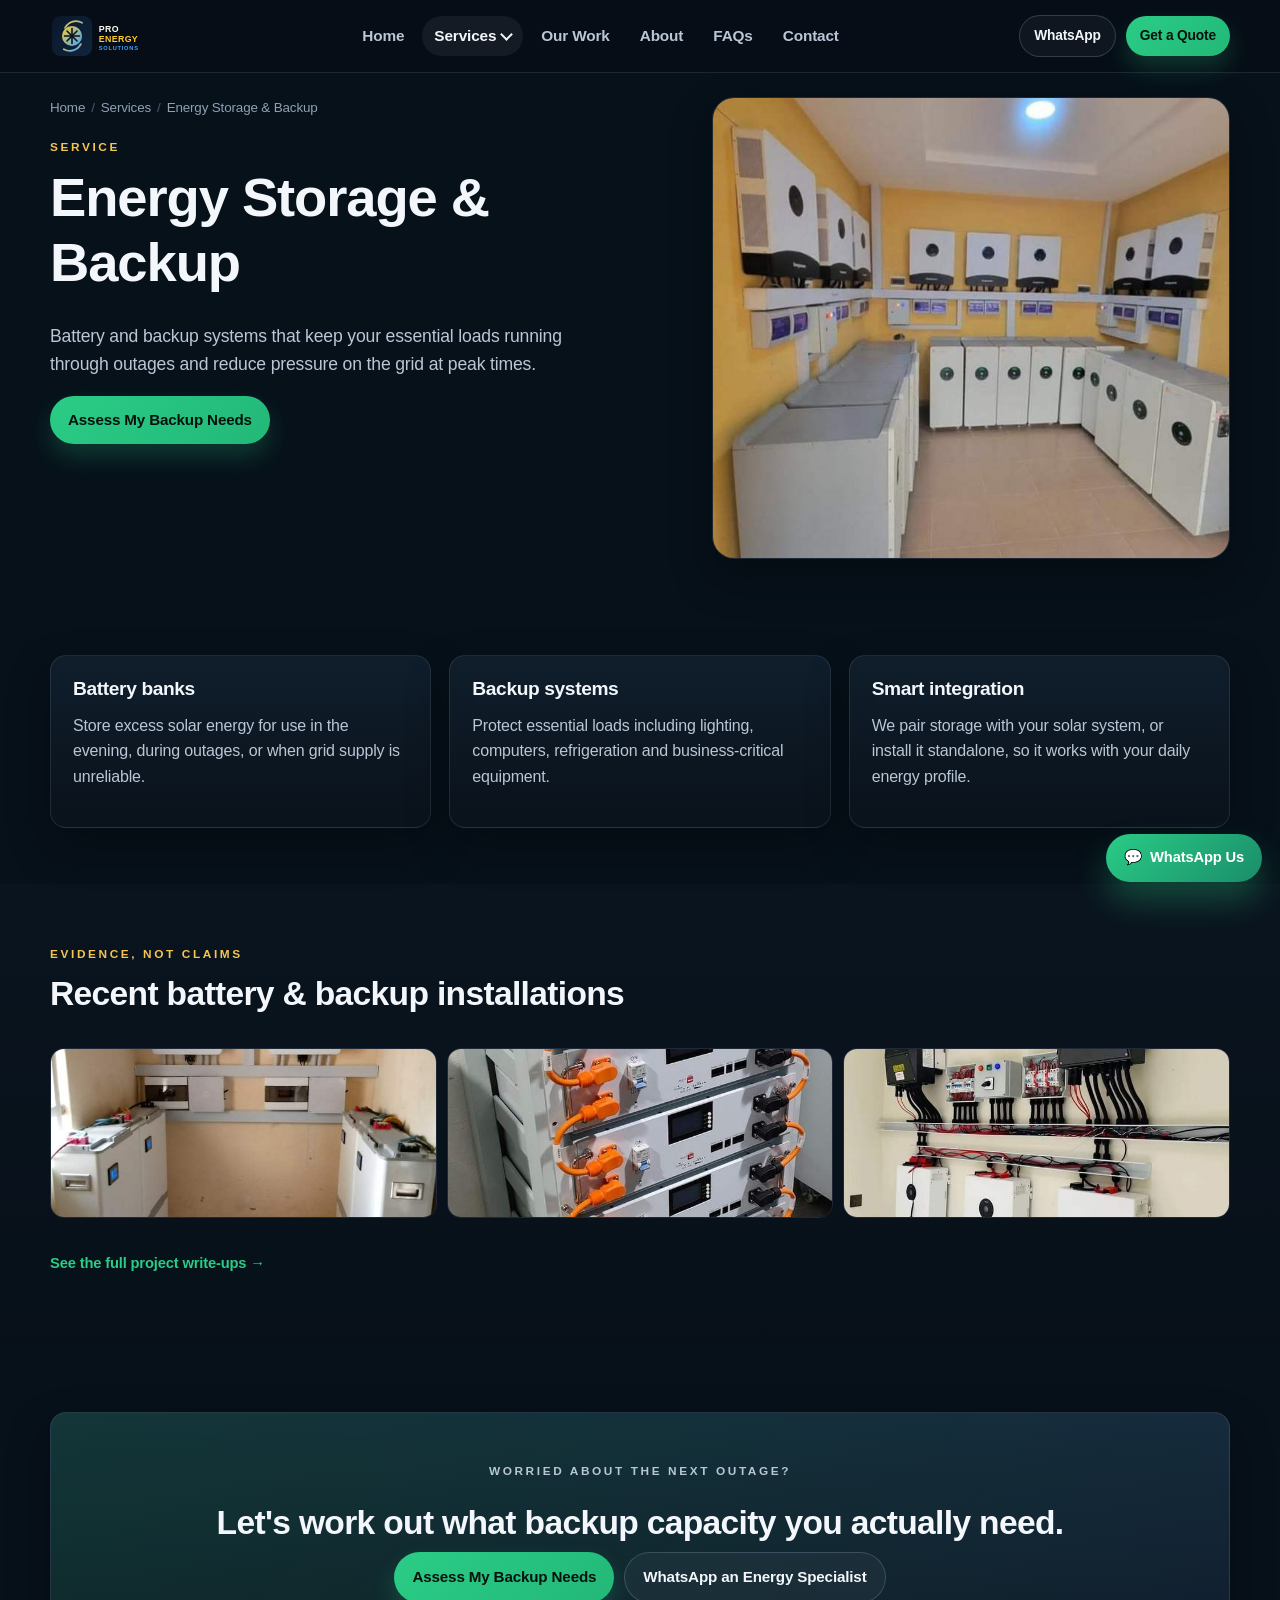
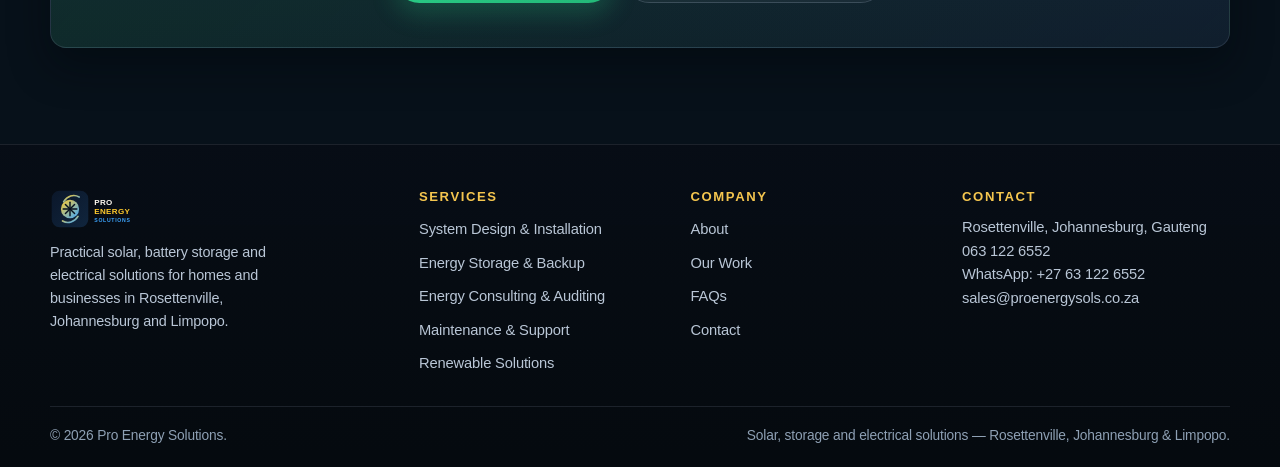
<file: storage.html>
<!DOCTYPE html>
<html lang="en">
  <head>
    <meta charset="UTF-8" />
    <meta name="viewport" content="width=device-width, initial-scale=1.0" />
    <title>Battery Storage &amp; Backup Power in Johannesburg | Pro Energy Solutions</title>
    <meta name="description" content="Battery storage and backup power installations for homes and businesses in Johannesburg and Gauteng, sized to protect your essential loads during outages." />
    <link rel="canonical" href="https://proenergysols.co.za/storage.html" />
    <meta property="og:type" content="website" />
    <meta property="og:site_name" content="Pro Energy Solutions" />
    <meta property="og:title" content="Battery Storage &amp; Backup Power in Johannesburg | Pro Energy Solutions" />
    <meta property="og:description" content="Battery storage and backup power installations for homes and businesses in Johannesburg and Gauteng, sized to protect your essential loads during outages." />
    <meta property="og:image" content="https://proenergysols.co.za/images/inverter_room_main.jpg" />
    <meta property="og:url" content="https://proenergysols.co.za/storage.html" />
    <meta name="twitter:card" content="summary_large_image" />
    <link rel="icon" type="image/svg+xml" href="favicon.svg" />
    <link rel="stylesheet" href="style.css" />
    <script type="application/ld+json">
    {
      "@context": "https://schema.org",
      "@type": "Service",
      "serviceType": "Battery storage and backup power",
      "provider": { "@type": "LocalBusiness", "name": "Pro Energy Solutions" },
      "areaServed": ["Rosettenville", "Johannesburg", "Gauteng", "Musina", "Limpopo"],
      "url": "https://proenergysols.co.za/storage.html"
    }
    </script>
  </head>
  <body>
    <a class="skip-link" href="#main">Skip to main content</a>

    <header class="site-header">
      <nav class="nav container" aria-label="Primary">
        <a class="brand" href="/"><img src="logo.svg" alt="Pro Energy Solutions" class="site-logo" /></a>
        <button class="menu-toggle" type="button" aria-expanded="false" aria-controls="primary-nav-links" aria-label="Open menu">
          <span class="bar"></span>
        </button>
        <div class="nav-links" id="primary-nav-links">
          <a href="/">Home</a>
          <details class="nav-dropdown">
            <summary class="active">Services</summary>
            <div class="nav-dropdown-menu">
              <a href="services.html">All Services</a>
              <a href="system-design.html">System Design &amp; Installation</a>
              <a href="storage.html" class="active" aria-current="page">Energy Storage &amp; Backup</a>
              <a href="consulting.html">Energy Consulting &amp; Auditing</a>
              <a href="maintenance.html">Maintenance &amp; Support</a>
              <a href="renewables.html">Additional Renewable Solutions</a>
            </div>
          </details>
          <a href="work.html">Our Work</a>
          <a href="about.html">About</a>
          <a href="faq.html">FAQs</a>
          <a href="contact.html">Contact</a>
          <div class="mobile-cta">
            <a class="btn btn-primary btn-sm" href="contact.html">Get a Quote</a>
            <a class="btn btn-whatsapp btn-sm" href="https://wa.me/27631226552" target="_blank" rel="noopener noreferrer">WhatsApp</a>
          </div>
        </div>
        <div class="nav-cta">
          <a class="btn btn-secondary btn-sm" href="https://wa.me/27631226552" target="_blank" rel="noopener noreferrer">WhatsApp</a>
          <a class="btn btn-primary btn-sm" href="contact.html">Get a Quote</a>
        </div>
      </nav>
    </header>

    <main id="main">
      <section class="page-hero">
        <div class="container page-hero-grid">
          <div>
            <nav class="breadcrumbs" aria-label="Breadcrumb">
              <a href="/">Home</a><span aria-hidden="true">/</span><a href="services.html">Services</a><span aria-hidden="true">/</span><span>Energy Storage &amp; Backup</span>
            </nav>
            <p class="eyebrow">Service</p>
            <h1>Energy Storage &amp; Backup</h1>
            <p class="lead">Battery and backup systems that keep your essential loads running through outages and reduce pressure on the grid at peak times.</p>
            <a class="btn btn-primary" href="contact.html">Assess My Backup Needs</a>
          </div>
          <div class="page-hero-media">
            <img fetchpriority="high" src="images/inverter_room_main.jpg" alt="Commercial-scale battery storage room with multiple inverter and battery units installed" width="696" height="900" />
          </div>
        </div>
      </section>

      <section class="section">
        <div class="container">
          <h2 class="visually-hidden">What this service includes</h2>
          <div class="cards-grid">
            <article class="card reveal">
              <h3>Battery banks</h3>
              <p>Store excess solar energy for use in the evening, during outages, or when grid supply is unreliable.</p>
            </article>
            <article class="card reveal">
              <h3>Backup systems</h3>
              <p>Protect essential loads including lighting, computers, refrigeration and business-critical equipment.</p>
            </article>
            <article class="card reveal">
              <h3>Smart integration</h3>
              <p>We pair storage with your solar system, or install it standalone, so it works with your daily energy profile.</p>
            </article>
          </div>
        </div>
      </section>

      <section class="section section-alt">
        <div class="container">
          <div class="section-head reveal">
            <p class="eyebrow">Evidence, not claims</p>
            <h2>Recent battery &amp; backup installations</h2>
          </div>
          <div class="image-strip reveal">
            <img src="images/inverter_room.jpg" alt="Inverter and battery installation in a residential utility room" loading="lazy" width="675" height="900" />
            <img src="images/inverter_system_close_up.jpg" alt="Close-up of a rack-mounted lithium battery installation" loading="lazy" width="611" height="900" />
            <img src="images/installation_successful.jpg" alt="Wall-mounted lithium battery installation with wiring completed" loading="lazy" width="675" height="900" />
          </div>
          <p class="reveal text-link-standalone"><a class="text-link" href="work.html">See the full project write-ups →</a></p>
        </div>
      </section>

      <section class="section">
        <div class="container">
          <div class="cta-panel reveal">
            <p class="eyebrow">Worried about the next outage?</p>
            <h2>Let's work out what backup capacity you actually need.</h2>
            <div class="cta-row">
              <a class="btn btn-primary" href="contact.html">Assess My Backup Needs</a>
              <a class="btn btn-secondary" href="https://wa.me/27631226552" target="_blank" rel="noopener noreferrer">WhatsApp an Energy Specialist</a>
            </div>
          </div>
        </div>
      </section>
    </main>

    <footer class="site-footer">
      <div class="container">
        <div class="footer-grid">
          <div class="footer-brand">
            <img src="logo.svg" alt="Pro Energy Solutions" class="site-logo" />
            <p>Practical solar, battery storage and electrical solutions for homes and businesses in Rosettenville, Johannesburg and Limpopo.</p>
          </div>
          <div class="footer-col">
            <h3>Services</h3>
            <ul>
              <li><a href="system-design.html">System Design &amp; Installation</a></li>
              <li><a href="storage.html">Energy Storage &amp; Backup</a></li>
              <li><a href="consulting.html">Energy Consulting &amp; Auditing</a></li>
              <li><a href="maintenance.html">Maintenance &amp; Support</a></li>
              <li><a href="renewables.html">Renewable Solutions</a></li>
            </ul>
          </div>
          <div class="footer-col">
            <h3>Company</h3>
            <ul>
              <li><a href="about.html">About</a></li>
              <li><a href="work.html">Our Work</a></li>
              <li><a href="faq.html">FAQs</a></li>
              <li><a href="contact.html">Contact</a></li>
            </ul>
          </div>
          <div class="footer-col">
            <h3>Contact</h3>
            <address>
              Rosettenville, Johannesburg, Gauteng<br />
              <a href="tel:+27631226552">063 122 6552</a><br />
              <a href="https://wa.me/27631226552" target="_blank" rel="noopener noreferrer">WhatsApp: +27 63 122 6552</a><br />
              <a href="mailto:sales@proenergysols.co.za">sales@proenergysols.co.za</a>
            </address>
          </div>
        </div>
        <div class="footer-bottom">
          <span>&copy; 2026 Pro Energy Solutions.</span>
          <span>Solar, storage and electrical solutions — Rosettenville, Johannesburg &amp; Limpopo.</span>
        </div>
      </div>
    </footer>

    <a class="whatsapp-float" href="https://wa.me/27631226552" target="_blank" rel="noopener noreferrer" aria-label="Chat with Pro Energy Solutions on WhatsApp">
      <span aria-hidden="true">💬</span><span class="wa-text">WhatsApp Us</span>
    </a>

    <nav class="mobile-action-bar" aria-label="Quick contact">
      <a class="mobile-action-item mai-whatsapp" href="https://wa.me/27631226552" target="_blank" rel="noopener noreferrer">
        <span class="mai-icon" aria-hidden="true">💬</span>WhatsApp
      </a>
      <a class="mobile-action-item mai-call" href="tel:+27631226552">
        <span class="mai-icon" aria-hidden="true">📞</span>Call
      </a>
      <a class="mobile-action-item mai-quote" href="contact.html">
        <span class="mai-icon" aria-hidden="true">⚡</span>Get Quote
      </a>
    </nav>
    <script src="script.js"></script>
  </body>
</html>
</file>
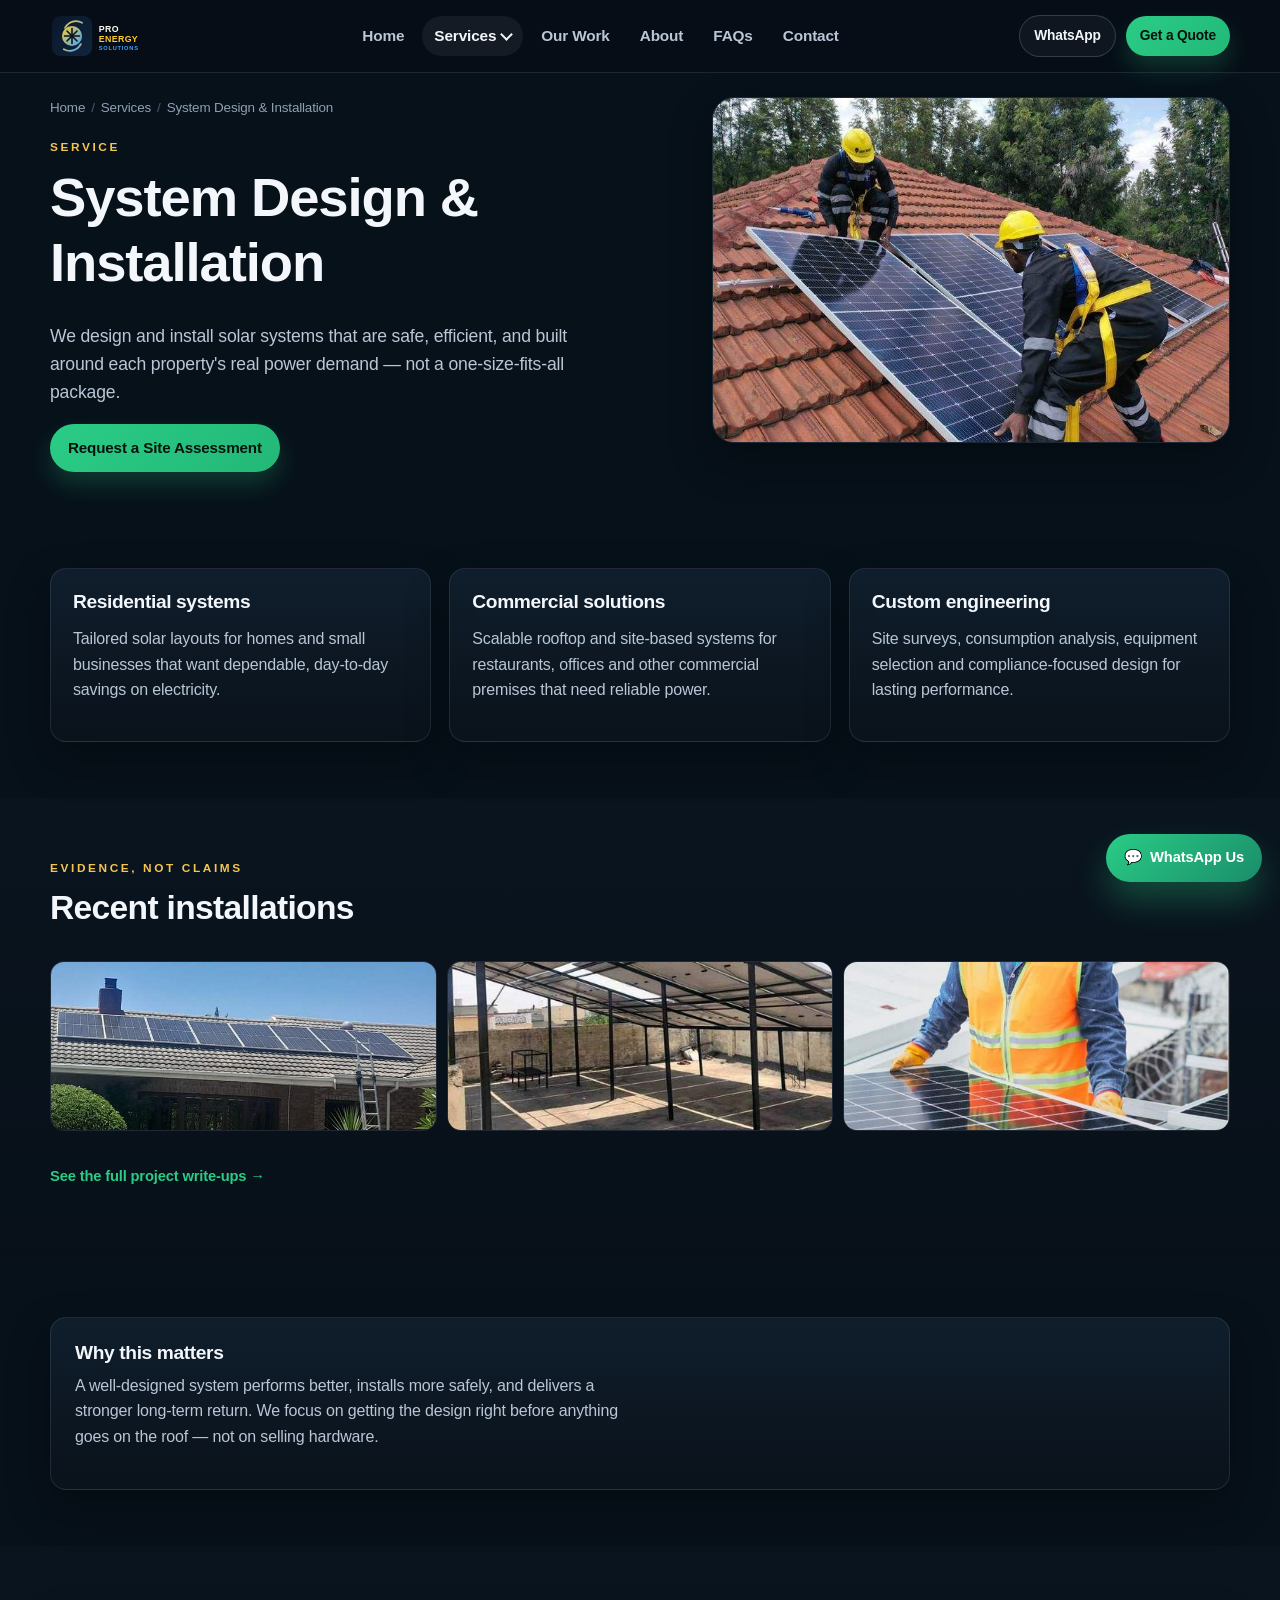
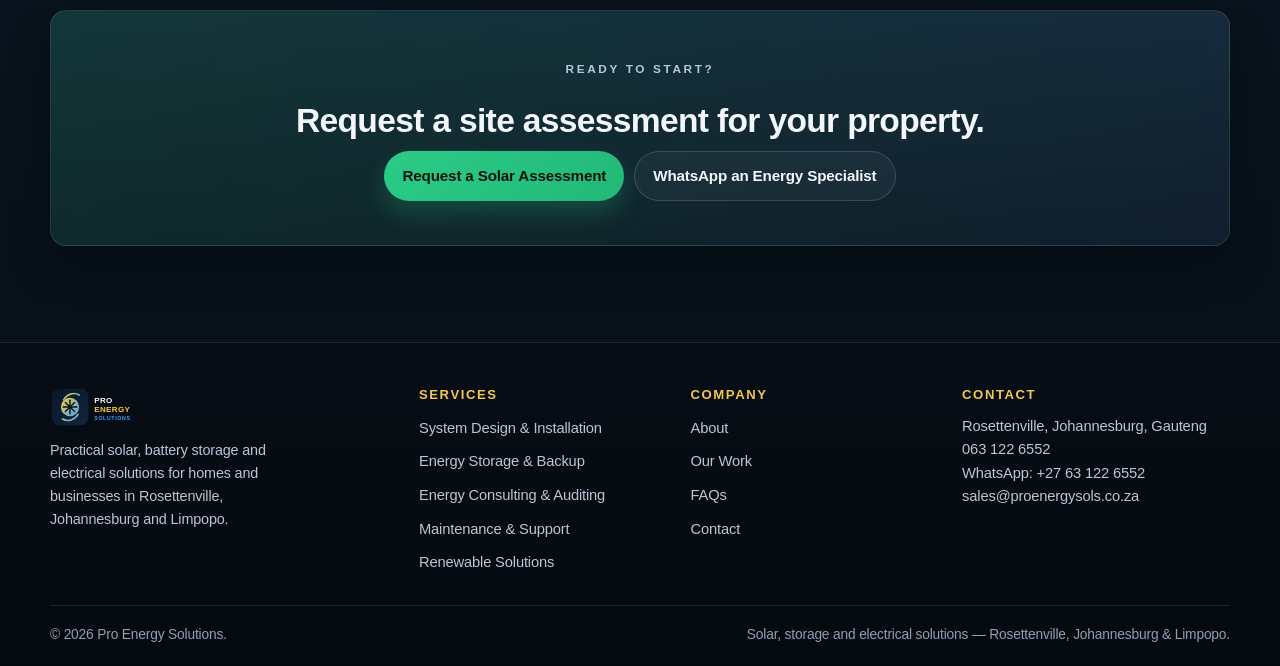
<file: system-design.html>
<!DOCTYPE html>
<html lang="en">
  <head>
    <meta charset="UTF-8" />
    <meta name="viewport" content="width=device-width, initial-scale=1.0" />
    <title>Solar System Design &amp; Installation in Johannesburg | Pro Energy Solutions</title>
    <meta name="description" content="Residential and commercial solar system design and installation in Johannesburg, Rosettenville and Limpopo, sized to your property's real energy demand." />
    <link rel="canonical" href="https://proenergysols.co.za/system-design.html" />
    <meta property="og:type" content="website" />
    <meta property="og:site_name" content="Pro Energy Solutions" />
    <meta property="og:title" content="Solar System Design &amp; Installation in Johannesburg | Pro Energy Solutions" />
    <meta property="og:description" content="Residential and commercial solar system design and installation in Johannesburg, Rosettenville and Limpopo, sized to your property's real energy demand." />
    <meta property="og:image" content="https://proenergysols.co.za/images/men_installing_residential_solar.jpg" />
    <meta property="og:url" content="https://proenergysols.co.za/system-design.html" />
    <meta name="twitter:card" content="summary_large_image" />
    <link rel="icon" type="image/svg+xml" href="favicon.svg" />
    <link rel="stylesheet" href="style.css" />
    <script type="application/ld+json">
    {
      "@context": "https://schema.org",
      "@type": "Service",
      "serviceType": "Solar system design and installation",
      "provider": { "@type": "LocalBusiness", "name": "Pro Energy Solutions" },
      "areaServed": ["Rosettenville", "Johannesburg", "Gauteng", "Musina", "Limpopo"],
      "url": "https://proenergysols.co.za/system-design.html"
    }
    </script>
  </head>
  <body>
    <a class="skip-link" href="#main">Skip to main content</a>

    <header class="site-header">
      <nav class="nav container" aria-label="Primary">
        <a class="brand" href="/"><img src="logo.svg" alt="Pro Energy Solutions" class="site-logo" /></a>
        <button class="menu-toggle" type="button" aria-expanded="false" aria-controls="primary-nav-links" aria-label="Open menu">
          <span class="bar"></span>
        </button>
        <div class="nav-links" id="primary-nav-links">
          <a href="/">Home</a>
          <details class="nav-dropdown">
            <summary class="active">Services</summary>
            <div class="nav-dropdown-menu">
              <a href="services.html">All Services</a>
              <a href="system-design.html" class="active" aria-current="page">System Design &amp; Installation</a>
              <a href="storage.html">Energy Storage &amp; Backup</a>
              <a href="consulting.html">Energy Consulting &amp; Auditing</a>
              <a href="maintenance.html">Maintenance &amp; Support</a>
              <a href="renewables.html">Additional Renewable Solutions</a>
            </div>
          </details>
          <a href="work.html">Our Work</a>
          <a href="about.html">About</a>
          <a href="faq.html">FAQs</a>
          <a href="contact.html">Contact</a>
          <div class="mobile-cta">
            <a class="btn btn-primary btn-sm" href="contact.html">Get a Quote</a>
            <a class="btn btn-whatsapp btn-sm" href="https://wa.me/27631226552" target="_blank" rel="noopener noreferrer">WhatsApp</a>
          </div>
        </div>
        <div class="nav-cta">
          <a class="btn btn-secondary btn-sm" href="https://wa.me/27631226552" target="_blank" rel="noopener noreferrer">WhatsApp</a>
          <a class="btn btn-primary btn-sm" href="contact.html">Get a Quote</a>
        </div>
      </nav>
    </header>

    <main id="main">
      <section class="page-hero">
        <div class="container page-hero-grid">
          <div>
            <nav class="breadcrumbs" aria-label="Breadcrumb">
              <a href="/">Home</a><span aria-hidden="true">/</span><a href="services.html">Services</a><span aria-hidden="true">/</span><span>System Design &amp; Installation</span>
            </nav>
            <p class="eyebrow">Service</p>
            <h1>System Design &amp; Installation</h1>
            <p class="lead">We design and install solar systems that are safe, efficient, and built around each property's real power demand — not a one-size-fits-all package.</p>
            <a class="btn btn-primary" href="contact.html">Request a Site Assessment</a>
          </div>
          <div class="page-hero-media">
            <img fetchpriority="high" src="images/men_installing_residential_solar.jpg" alt="Installers fitting solar panels onto a tiled residential roof" width="735" height="490" />
          </div>
        </div>
      </section>

      <section class="section">
        <div class="container">
          <h2 class="visually-hidden">What this service includes</h2>
          <div class="cards-grid">
            <article class="card reveal">
              <h3>Residential systems</h3>
              <p>Tailored solar layouts for homes and small businesses that want dependable, day-to-day savings on electricity.</p>
            </article>
            <article class="card reveal">
              <h3>Commercial solutions</h3>
              <p>Scalable rooftop and site-based systems for restaurants, offices and other commercial premises that need reliable power.</p>
            </article>
            <article class="card reveal">
              <h3>Custom engineering</h3>
              <p>Site surveys, consumption analysis, equipment selection and compliance-focused design for lasting performance.</p>
            </article>
          </div>
        </div>
      </section>

      <section class="section section-alt">
        <div class="container">
          <div class="section-head reveal">
            <p class="eyebrow">Evidence, not claims</p>
            <h2>Recent installations</h2>
          </div>
          <div class="image-strip reveal">
            <img src="images/recently installed residential solar system Musina Limpopo.jpg" alt="Residential rooftop solar installation in Musina, Limpopo" loading="lazy" width="675" height="900" />
            <img src="images/recently installed roof top solar system for a Restaurant in Mellville jjJohannesburg view2.jpg" alt="Rooftop solar structure installed above a restaurant in Melville, Johannesburg" loading="lazy" width="505" height="900" />
            <img src="images/outdoor_solar_panel_installation.jpg" alt="Technician installing a solar panel on a rooftop" loading="lazy" width="621" height="900" />
          </div>
          <p class="reveal text-link-standalone"><a class="text-link" href="work.html">See the full project write-ups →</a></p>
        </div>
      </section>

      <section class="section">
        <div class="container">
          <div class="panel reveal">
            <h3>Why this matters</h3>
            <p>A well-designed system performs better, installs more safely, and delivers a stronger long-term return. We focus on getting the design right before anything goes on the roof — not on selling hardware.</p>
          </div>
        </div>
      </section>

      <section class="section section-alt">
        <div class="container">
          <div class="cta-panel reveal">
            <p class="eyebrow">Ready to start?</p>
            <h2>Request a site assessment for your property.</h2>
            <div class="cta-row">
              <a class="btn btn-primary" href="contact.html">Request a Solar Assessment</a>
              <a class="btn btn-secondary" href="https://wa.me/27631226552" target="_blank" rel="noopener noreferrer">WhatsApp an Energy Specialist</a>
            </div>
          </div>
        </div>
      </section>
    </main>

    <footer class="site-footer">
      <div class="container">
        <div class="footer-grid">
          <div class="footer-brand">
            <img src="logo.svg" alt="Pro Energy Solutions" class="site-logo" />
            <p>Practical solar, battery storage and electrical solutions for homes and businesses in Rosettenville, Johannesburg and Limpopo.</p>
          </div>
          <div class="footer-col">
            <h3>Services</h3>
            <ul>
              <li><a href="system-design.html">System Design &amp; Installation</a></li>
              <li><a href="storage.html">Energy Storage &amp; Backup</a></li>
              <li><a href="consulting.html">Energy Consulting &amp; Auditing</a></li>
              <li><a href="maintenance.html">Maintenance &amp; Support</a></li>
              <li><a href="renewables.html">Renewable Solutions</a></li>
            </ul>
          </div>
          <div class="footer-col">
            <h3>Company</h3>
            <ul>
              <li><a href="about.html">About</a></li>
              <li><a href="work.html">Our Work</a></li>
              <li><a href="faq.html">FAQs</a></li>
              <li><a href="contact.html">Contact</a></li>
            </ul>
          </div>
          <div class="footer-col">
            <h3>Contact</h3>
            <address>
              Rosettenville, Johannesburg, Gauteng<br />
              <a href="tel:+27631226552">063 122 6552</a><br />
              <a href="https://wa.me/27631226552" target="_blank" rel="noopener noreferrer">WhatsApp: +27 63 122 6552</a><br />
              <a href="mailto:sales@proenergysols.co.za">sales@proenergysols.co.za</a>
            </address>
          </div>
        </div>
        <div class="footer-bottom">
          <span>&copy; 2026 Pro Energy Solutions.</span>
          <span>Solar, storage and electrical solutions — Rosettenville, Johannesburg &amp; Limpopo.</span>
        </div>
      </div>
    </footer>

    <a class="whatsapp-float" href="https://wa.me/27631226552" target="_blank" rel="noopener noreferrer" aria-label="Chat with Pro Energy Solutions on WhatsApp">
      <span aria-hidden="true">💬</span><span class="wa-text">WhatsApp Us</span>
    </a>

    <nav class="mobile-action-bar" aria-label="Quick contact">
      <a class="mobile-action-item mai-whatsapp" href="https://wa.me/27631226552" target="_blank" rel="noopener noreferrer">
        <span class="mai-icon" aria-hidden="true">💬</span>WhatsApp
      </a>
      <a class="mobile-action-item mai-call" href="tel:+27631226552">
        <span class="mai-icon" aria-hidden="true">📞</span>Call
      </a>
      <a class="mobile-action-item mai-quote" href="contact.html">
        <span class="mai-icon" aria-hidden="true">⚡</span>Get Quote
      </a>
    </nav>
    <script src="script.js"></script>
  </body>
</html>
</file>
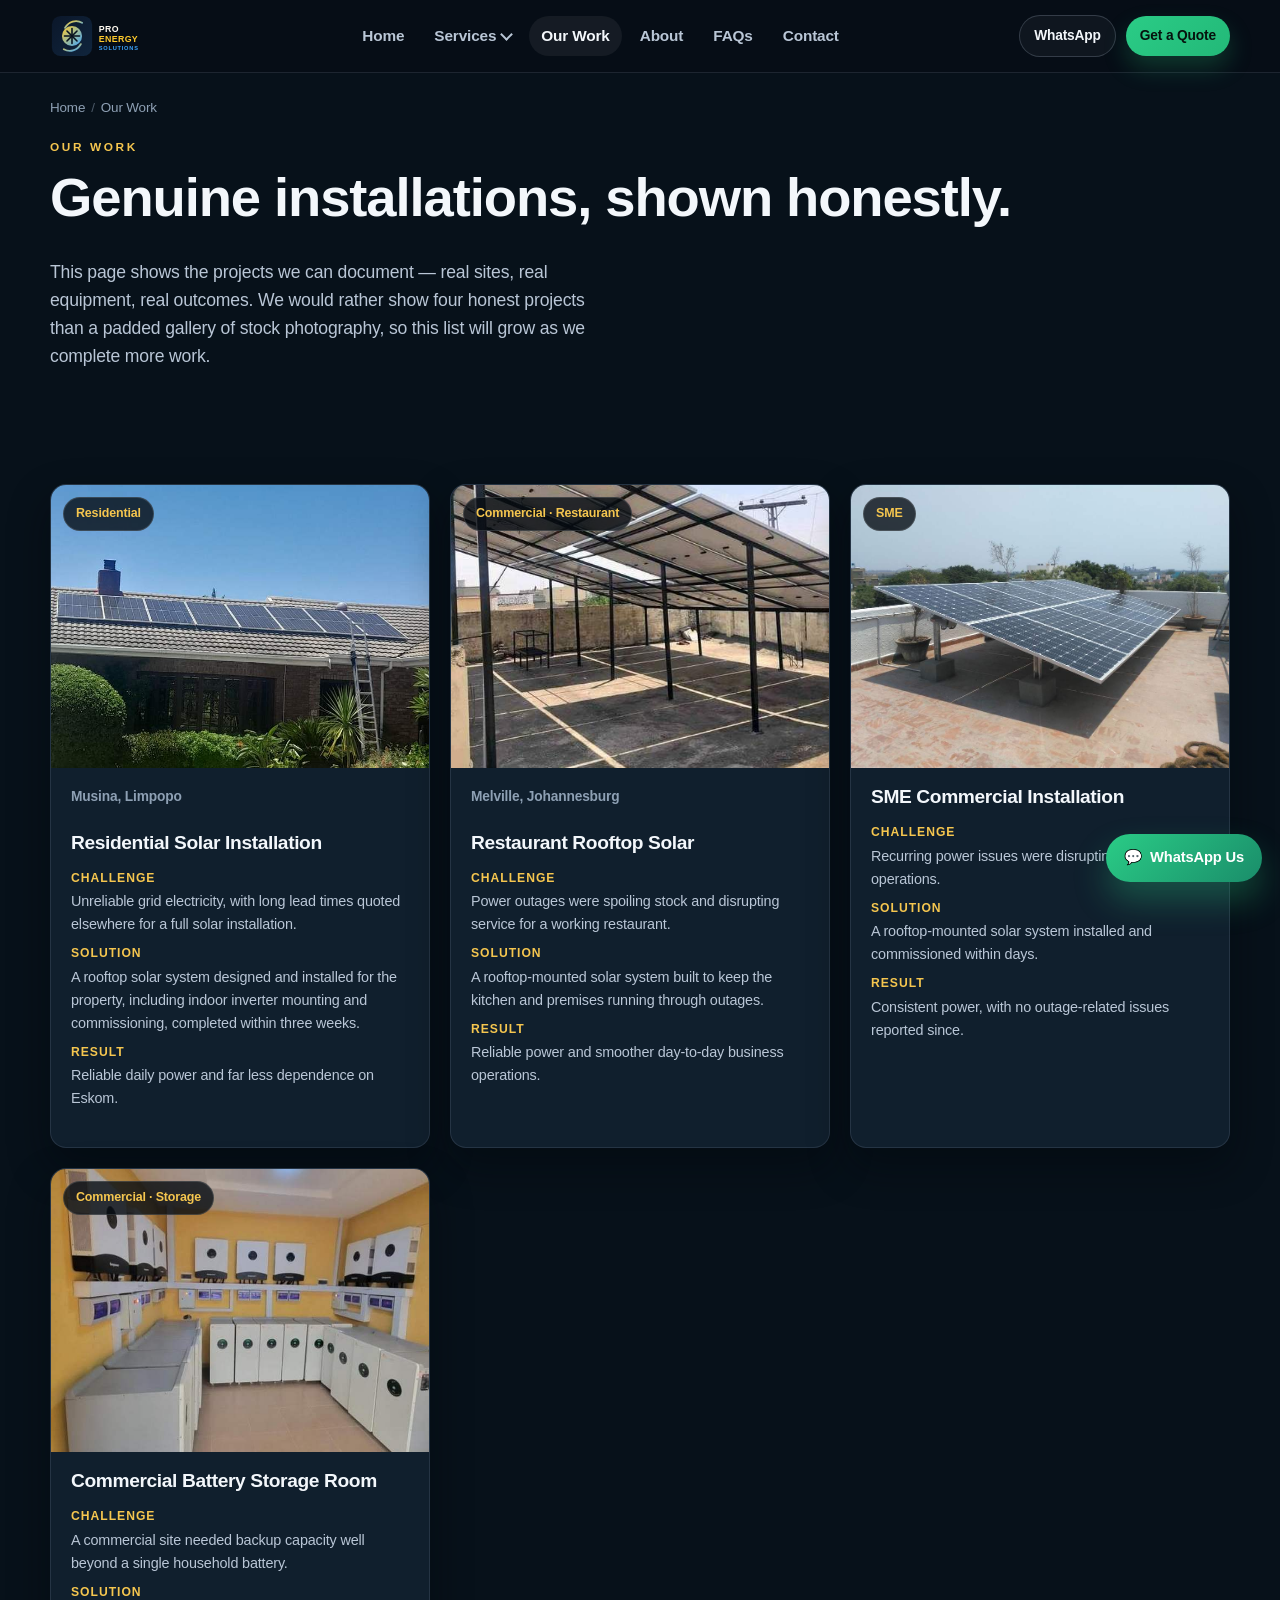
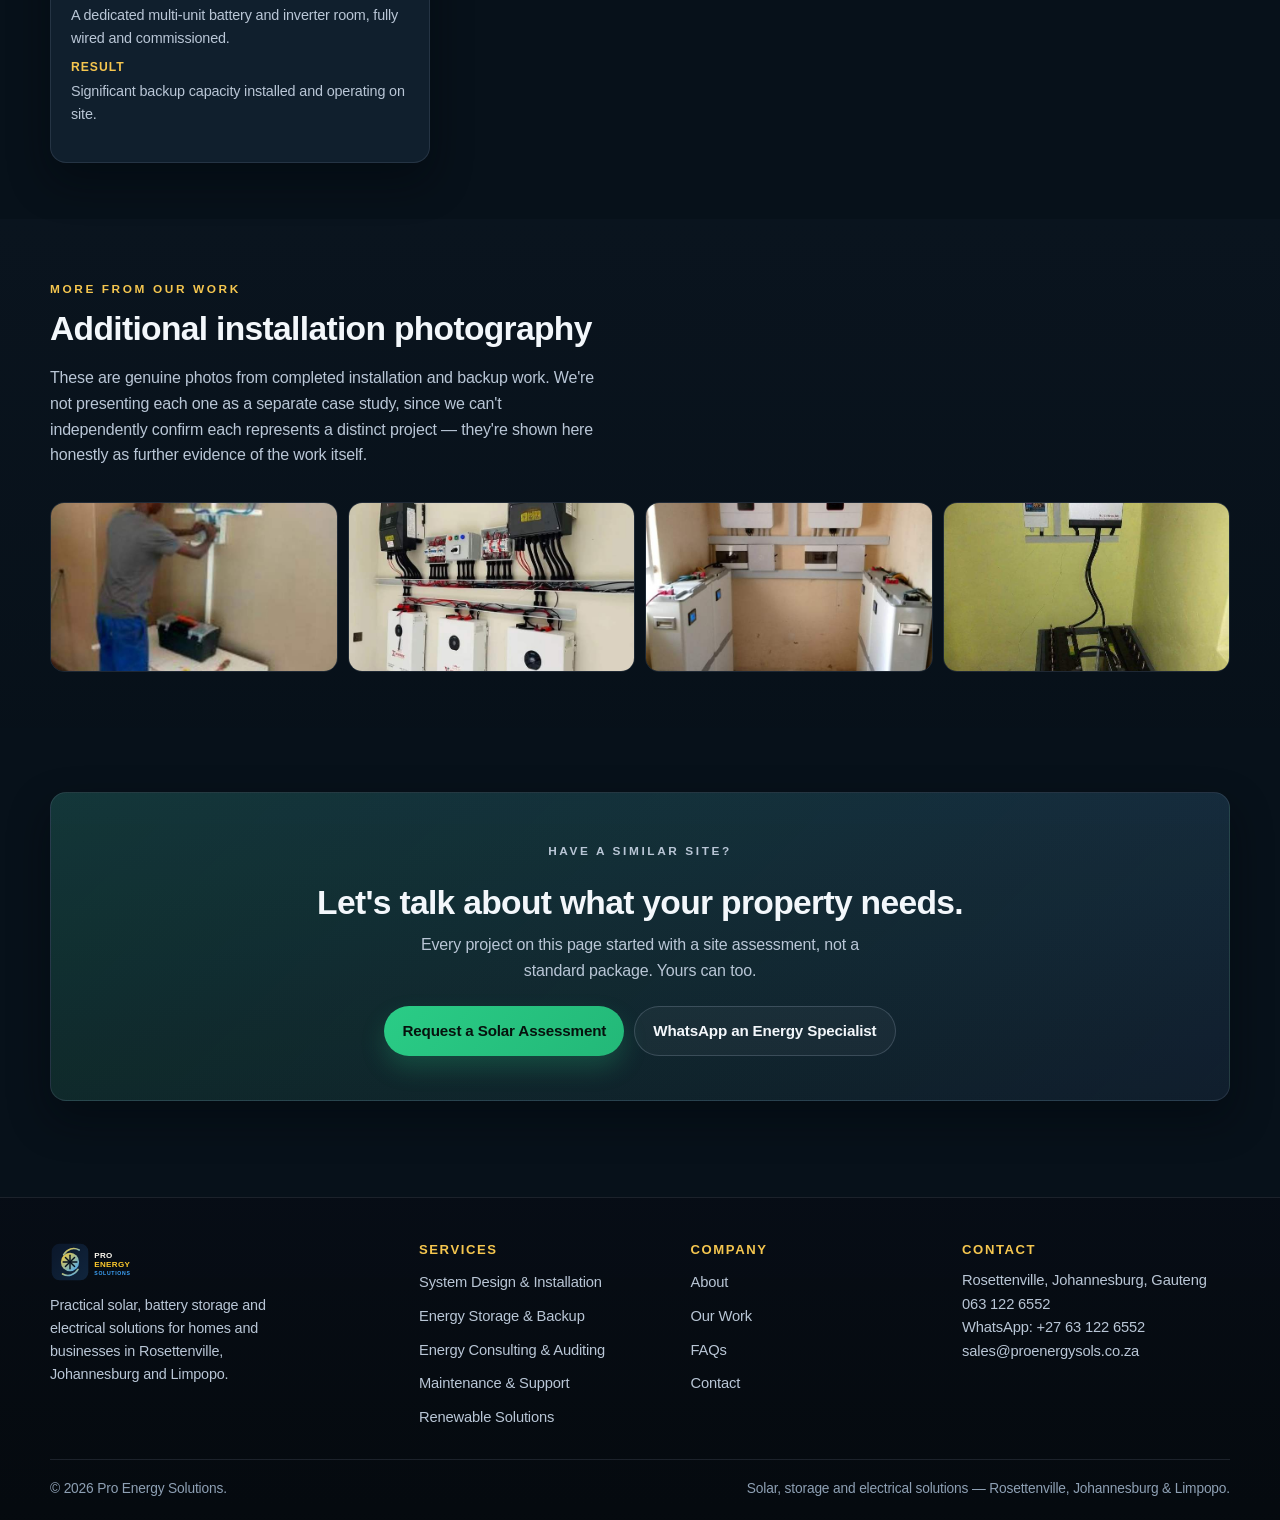
<file: work.html>
<!DOCTYPE html>
<html lang="en">
  <head>
    <meta charset="UTF-8" />
    <meta name="viewport" content="width=device-width, initial-scale=1.0" />
    <title>Our Work | Pro Energy Solutions Project Gallery</title>
    <meta
      name="description"
      content="Genuine solar, battery and electrical installations completed by Pro Energy Solutions in Rosettenville, Johannesburg, Melville and Musina, Limpopo."
    />
    <link rel="canonical" href="https://proenergysols.co.za/work.html" />
    <meta property="og:type" content="website" />
    <meta property="og:site_name" content="Pro Energy Solutions" />
    <meta property="og:title" content="Our Work | Pro Energy Solutions Project Gallery" />
    <meta property="og:description" content="Genuine solar, battery and electrical installations completed by Pro Energy Solutions in Rosettenville, Johannesburg, Melville and Musina, Limpopo." />
    <meta property="og:image" content="https://proenergysols.co.za/images/recently%20installed%20residential%20solar%20system%20Musina%20Limpopo.jpg" />
    <meta property="og:url" content="https://proenergysols.co.za/work.html" />
    <meta name="twitter:card" content="summary_large_image" />
    <link rel="icon" type="image/svg+xml" href="favicon.svg" />
    <link rel="stylesheet" href="style.css" />
    <script type="application/ld+json">
    {
      "@context": "https://schema.org",
      "@type": "BreadcrumbList",
      "itemListElement": [
        { "@type": "ListItem", "position": 1, "name": "Home", "item": "https://proenergysols.co.za/" },
        { "@type": "ListItem", "position": 2, "name": "Our Work", "item": "https://proenergysols.co.za/work.html" }
      ]
    }
    </script>
  </head>
  <body>
    <a class="skip-link" href="#main">Skip to main content</a>

    <header class="site-header">
      <nav class="nav container" aria-label="Primary">
        <a class="brand" href="/"><img src="logo.svg" alt="Pro Energy Solutions" class="site-logo" /></a>
        <button class="menu-toggle" type="button" aria-expanded="false" aria-controls="primary-nav-links" aria-label="Open menu">
          <span class="bar"></span>
        </button>
        <div class="nav-links" id="primary-nav-links">
          <a href="/">Home</a>
          <details class="nav-dropdown">
            <summary>Services</summary>
            <div class="nav-dropdown-menu">
              <a href="services.html">All Services</a>
              <a href="system-design.html">System Design &amp; Installation</a>
              <a href="storage.html">Energy Storage &amp; Backup</a>
              <a href="consulting.html">Energy Consulting &amp; Auditing</a>
              <a href="maintenance.html">Maintenance &amp; Support</a>
              <a href="renewables.html">Additional Renewable Solutions</a>
            </div>
          </details>
          <a href="work.html" class="active" aria-current="page">Our Work</a>
          <a href="about.html">About</a>
          <a href="faq.html">FAQs</a>
          <a href="contact.html">Contact</a>
          <div class="mobile-cta">
            <a class="btn btn-primary btn-sm" href="contact.html">Get a Quote</a>
            <a class="btn btn-whatsapp btn-sm" href="https://wa.me/27631226552" target="_blank" rel="noopener noreferrer">WhatsApp</a>
          </div>
        </div>
        <div class="nav-cta">
          <a class="btn btn-secondary btn-sm" href="https://wa.me/27631226552" target="_blank" rel="noopener noreferrer">WhatsApp</a>
          <a class="btn btn-primary btn-sm" href="contact.html">Get a Quote</a>
        </div>
      </nav>
    </header>

    <main id="main">
      <section class="page-hero">
        <div class="container">
          <nav class="breadcrumbs" aria-label="Breadcrumb">
            <a href="/">Home</a><span aria-hidden="true">/</span><span>Our Work</span>
          </nav>
          <p class="eyebrow">Our work</p>
          <h1>Genuine installations, shown honestly.</h1>
          <p class="lead">
            This page shows the projects we can document — real sites, real equipment, real outcomes. We would rather
            show four honest projects than a padded gallery of stock photography, so this list will grow as we complete
            more work.
          </p>
        </div>
      </section>

      <section class="section">
        <div class="container">
          <h2 class="visually-hidden">Featured projects</h2>
          <div class="projects-grid">
            <article class="project-card reveal">
              <div class="project-media">
                <img src="images/recently installed residential solar system Musina Limpopo.jpg" alt="Completed rooftop solar installation on a residential home in Musina, Limpopo" loading="lazy" width="675" height="900" />
                <span class="project-tag">Residential</span>
              </div>
              <div class="project-body">
                <p class="project-location">Musina, Limpopo</p>
                <h3>Residential Solar Installation</h3>
                <dl class="project-facts">
                  <div><dt>Challenge</dt><dd>Unreliable grid electricity, with long lead times quoted elsewhere for a full solar installation.</dd></div>
                  <div><dt>Solution</dt><dd>A rooftop solar system designed and installed for the property, including indoor inverter mounting and commissioning, completed within three weeks.</dd></div>
                  <div><dt>Result</dt><dd>Reliable daily power and far less dependence on Eskom.</dd></div>
                </dl>
              </div>
            </article>

            <article class="project-card reveal">
              <div class="project-media">
                <img src="images/recently installed roof top solar system for a Restaurant in Mellville jjJohannesburg view2.jpg" alt="Rooftop solar structure installed above a restaurant premises in Melville, Johannesburg" loading="lazy" width="505" height="900" />
                <span class="project-tag">Commercial · Restaurant</span>
              </div>
              <div class="project-body">
                <p class="project-location">Melville, Johannesburg</p>
                <h3>Restaurant Rooftop Solar</h3>
                <dl class="project-facts">
                  <div><dt>Challenge</dt><dd>Power outages were spoiling stock and disrupting service for a working restaurant.</dd></div>
                  <div><dt>Solution</dt><dd>A rooftop-mounted solar system built to keep the kitchen and premises running through outages.</dd></div>
                  <div><dt>Result</dt><dd>Reliable power and smoother day-to-day business operations.</dd></div>
                </dl>
              </div>
            </article>

            <article class="project-card reveal">
              <div class="project-media">
                <img src="images/testimonial_sme owner.jpg" alt="Ground-mounted rooftop solar panel array installed for a small business" loading="lazy" width="900" height="675" />
                <span class="project-tag">SME</span>
              </div>
              <div class="project-body">
                <h3>SME Commercial Installation</h3>
                <dl class="project-facts">
                  <div><dt>Challenge</dt><dd>Recurring power issues were disrupting daily business operations.</dd></div>
                  <div><dt>Solution</dt><dd>A rooftop-mounted solar system installed and commissioned within days.</dd></div>
                  <div><dt>Result</dt><dd>Consistent power, with no outage-related issues reported since.</dd></div>
                </dl>
              </div>
            </article>

            <article class="project-card reveal">
              <div class="project-media">
                <img src="images/inverter_room_main.jpg" alt="Commercial-scale battery storage room with multiple inverter and battery units installed and wired" loading="lazy" width="696" height="900" />
                <span class="project-tag">Commercial · Storage</span>
              </div>
              <div class="project-body">
                <h3>Commercial Battery Storage Room</h3>
                <dl class="project-facts">
                  <div><dt>Challenge</dt><dd>A commercial site needed backup capacity well beyond a single household battery.</dd></div>
                  <div><dt>Solution</dt><dd>A dedicated multi-unit battery and inverter room, fully wired and commissioned.</dd></div>
                  <div><dt>Result</dt><dd>Significant backup capacity installed and operating on site.</dd></div>
                </dl>
              </div>
            </article>

          </div>
        </div>
      </section>

      <section class="section section-alt">
        <div class="container">
          <div class="section-head reveal">
            <p class="eyebrow">More from our work</p>
            <h2>Additional installation photography</h2>
            <p class="section-copy">
              These are genuine photos from completed installation and backup work. We're not presenting each one as a
              separate case study, since we can't independently confirm each represents a distinct project — they're
              shown here honestly as further evidence of the work itself.
            </p>
          </div>
          <div class="image-strip reveal">
            <img src="images/recently installed residential solar system Musina Limpopo inverter sytem indoors.jpg" alt="Indoor inverter installation, part of the Musina, Limpopo project above" loading="lazy" width="674" height="900" />
            <img src="images/installation_successful.jpg" alt="Wall-mounted lithium battery installation with wiring completed" loading="lazy" width="675" height="900" />
            <img src="images/inverter_room.jpg" alt="Inverter and battery installation in a utility room" loading="lazy" width="675" height="900" />
            <img src="images/mini_home_inverter_system.jpg" alt="Compact home inverter and battery bank installation" loading="lazy" width="675" height="900" />
          </div>
        </div>
      </section>

      <section class="section">
        <div class="container">
          <div class="cta-panel reveal">
            <p class="eyebrow">Have a similar site?</p>
            <h2>Let's talk about what your property needs.</h2>
            <p>Every project on this page started with a site assessment, not a standard package. Yours can too.</p>
            <div class="cta-row">
              <a class="btn btn-primary" href="contact.html">Request a Solar Assessment</a>
              <a class="btn btn-secondary" href="https://wa.me/27631226552" target="_blank" rel="noopener noreferrer">WhatsApp an Energy Specialist</a>
            </div>
          </div>
        </div>
      </section>
    </main>

    <footer class="site-footer">
      <div class="container">
        <div class="footer-grid">
          <div class="footer-brand">
            <img src="logo.svg" alt="Pro Energy Solutions" class="site-logo" />
            <p>Practical solar, battery storage and electrical solutions for homes and businesses in Rosettenville, Johannesburg and Limpopo.</p>
          </div>
          <div class="footer-col">
            <h3>Services</h3>
            <ul>
              <li><a href="system-design.html">System Design &amp; Installation</a></li>
              <li><a href="storage.html">Energy Storage &amp; Backup</a></li>
              <li><a href="consulting.html">Energy Consulting &amp; Auditing</a></li>
              <li><a href="maintenance.html">Maintenance &amp; Support</a></li>
              <li><a href="renewables.html">Renewable Solutions</a></li>
            </ul>
          </div>
          <div class="footer-col">
            <h3>Company</h3>
            <ul>
              <li><a href="about.html">About</a></li>
              <li><a href="work.html">Our Work</a></li>
              <li><a href="faq.html">FAQs</a></li>
              <li><a href="contact.html">Contact</a></li>
            </ul>
          </div>
          <div class="footer-col">
            <h3>Contact</h3>
            <address>
              Rosettenville, Johannesburg, Gauteng<br />
              <a href="tel:+27631226552">063 122 6552</a><br />
              <a href="https://wa.me/27631226552" target="_blank" rel="noopener noreferrer">WhatsApp: +27 63 122 6552</a><br />
              <a href="mailto:sales@proenergysols.co.za">sales@proenergysols.co.za</a>
            </address>
          </div>
        </div>
        <div class="footer-bottom">
          <span>&copy; 2026 Pro Energy Solutions.</span>
          <span>Solar, storage and electrical solutions — Rosettenville, Johannesburg &amp; Limpopo.</span>
        </div>
      </div>
    </footer>

    <a class="whatsapp-float" href="https://wa.me/27631226552" target="_blank" rel="noopener noreferrer" aria-label="Chat with Pro Energy Solutions on WhatsApp">
      <span aria-hidden="true">💬</span><span class="wa-text">WhatsApp Us</span>
    </a>

    <nav class="mobile-action-bar" aria-label="Quick contact">
      <a class="mobile-action-item mai-whatsapp" href="https://wa.me/27631226552" target="_blank" rel="noopener noreferrer">
        <span class="mai-icon" aria-hidden="true">💬</span>WhatsApp
      </a>
      <a class="mobile-action-item mai-call" href="tel:+27631226552">
        <span class="mai-icon" aria-hidden="true">📞</span>Call
      </a>
      <a class="mobile-action-item mai-quote" href="contact.html">
        <span class="mai-icon" aria-hidden="true">⚡</span>Get Quote
      </a>
    </nav>
    <script src="script.js"></script>
  </body>
</html>
</file>
<file: style.css>
/* ==========================================================================
   Pro Energy Solutions — design system
   ========================================================================== */

:root {
  --bg: #07111a;
  --bg-2: #0a1826;
  --panel: #101f2d;
  --panel-2: #16293a;
  --text: #f3f7fb;
  --muted: #b9c6d6;
  --muted-2: #8ea0b4;
  --accent: #2acc86;
  --accent-ink: #06120d;
  --accent-2: #f5c64f;
  --accent-3: #5aa8ff;
  --border: rgba(148, 163, 184, 0.16);
  --border-strong: rgba(148, 163, 184, 0.28);
  --shadow: 0 18px 40px rgba(2, 6, 10, 0.45);
  --radius-lg: 22px;
  --radius-md: 16px;
  --radius-sm: 10px;
  --maxw: 1180px;
}

* { box-sizing: border-box; }

html { scroll-behavior: smooth; }

@media (prefers-reduced-motion: reduce) {
  html { scroll-behavior: auto; }
  *, *::before, *::after {
    animation-duration: 0.001ms !important;
    animation-iteration-count: 1 !important;
    transition-duration: 0.001ms !important;
    scroll-behavior: auto !important;
  }
}

body {
  margin: 0;
  font-family: "Segoe UI", "Inter", Arial, Helvetica, sans-serif;
  font-weight: 400;
  color: var(--text);
  line-height: 1.6;
  letter-spacing: -0.01em;
  background: var(--bg);
  min-height: 100vh;
}

img { max-width: 100%; display: block; }

.container {
  width: min(var(--maxw), calc(100% - 40px));
  margin: 0 auto;
}

a { color: inherit; }

h1, h2, h3, h4 {
  font-weight: 700;
  line-height: 1.18;
  letter-spacing: -0.02em;
  margin: 0 0 0.5em;
}

h1 { font-size: clamp(2.1rem, 5vw, 3.4rem); }
h2 { font-size: clamp(1.5rem, 3vw, 2.1rem); }
h3 { font-size: 1.2rem; }

p { margin: 0 0 1em; }

.lead {
  color: var(--muted);
  font-size: 1.1rem;
  max-width: 56ch;
}

.section-copy,
.card p,
.panel p {
  color: var(--muted);
  max-width: 62ch;
}

.eyebrow {
  display: inline-block;
  text-transform: uppercase;
  letter-spacing: 0.22em;
  font-size: 0.74rem;
  font-weight: 700;
  color: var(--accent-2);
  margin-bottom: 10px;
}

.visually-hidden {
  position: absolute;
  width: 1px; height: 1px;
  padding: 0; margin: -1px;
  overflow: hidden;
  clip: rect(0,0,0,0);
  white-space: nowrap;
  border: 0;
}

.skip-link {
  position: absolute;
  left: 12px;
  top: -60px;
  z-index: 100;
  background: var(--accent);
  color: var(--accent-ink);
  padding: 10px 16px;
  border-radius: 999px;
  font-weight: 700;
  text-decoration: none;
  transition: top 0.15s ease;
}

.skip-link:focus {
  top: 12px;
}

:focus-visible {
  outline: 2px solid var(--accent-3);
  outline-offset: 3px;
}

/* ==========================================================================
   Header / navigation
   ========================================================================== */

.site-header {
  position: sticky;
  top: 0;
  z-index: 60;
  background: rgba(7, 14, 22, 0.92);
  -webkit-backdrop-filter: blur(10px);
  backdrop-filter: blur(10px);
  border-bottom: 1px solid var(--border);
}

.nav {
  display: flex;
  align-items: center;
  justify-content: space-between;
  gap: 16px;
  padding: 14px 0;
}

.brand {
  display: inline-flex;
  align-items: center;
  gap: 10px;
  text-decoration: none;
  color: var(--text);
  flex-shrink: 0;
}

.site-logo {
  display: block;
  height: 44px;
  width: auto;
}

.nav-links {
  display: flex;
  align-items: center;
  gap: 6px;
}

.nav-links a {
  text-decoration: none;
  color: var(--muted);
  font-weight: 600;
  font-size: 0.96rem;
  padding: 8px 12px;
  border-radius: 999px;
  transition: color 0.15s ease, background 0.15s ease;
}

.nav-links a.active,
.nav-links a:hover,
.nav-links a:focus-visible {
  color: var(--text);
  background: rgba(255, 255, 255, 0.06);
}

.nav-cta {
  display: flex;
  align-items: center;
  gap: 10px;
  flex-shrink: 0;
}

.nav-dropdown {
  position: relative;
}

.nav-dropdown > summary {
  list-style: none;
  cursor: pointer;
  color: var(--muted);
  font-weight: 600;
  font-size: 0.96rem;
  padding: 8px 12px;
  border-radius: 999px;
  display: inline-flex;
  align-items: center;
  gap: 6px;
}

.nav-dropdown > summary::-webkit-details-marker { display: none; }
.nav-dropdown > summary::after {
  content: "";
  width: 7px; height: 7px;
  border-right: 2px solid currentColor;
  border-bottom: 2px solid currentColor;
  transform: rotate(45deg);
  margin-top: -4px;
}

.nav-dropdown[open] > summary,
.nav-dropdown > summary:hover,
.nav-dropdown > summary.active {
  color: var(--text);
  background: rgba(255, 255, 255, 0.06);
}

.nav-dropdown-menu {
  position: absolute;
  top: calc(100% + 8px);
  left: 0;
  min-width: 300px;
  padding: 8px;
  border-radius: 14px;
  border: 1px solid var(--border);
  background: linear-gradient(180deg, rgba(15, 27, 40, 0.99), rgba(9, 16, 24, 0.99));
  box-shadow: 0 18px 32px rgba(1, 5, 10, 0.4);
  display: grid;
  gap: 4px;
  z-index: 20;
}

.nav-dropdown-menu a {
  display: block;
  padding: 10px 12px;
  border-radius: 10px;
  color: var(--text);
  text-decoration: none;
  font-weight: 600;
  font-size: 0.94rem;
}

.nav-dropdown-menu a:hover,
.nav-dropdown-menu a:focus-visible {
  background: rgba(42, 204, 134, 0.12);
}

.menu-toggle {
  display: none;
  align-items: center;
  justify-content: center;
  width: 44px;
  height: 44px;
  border-radius: 10px;
  border: 1px solid var(--border-strong);
  background: rgba(255, 255, 255, 0.04);
  color: var(--text);
  cursor: pointer;
  flex-shrink: 0;
}

.menu-toggle .bar {
  display: block;
  width: 20px;
  height: 2px;
  background: currentColor;
  position: relative;
}

.menu-toggle .bar::before,
.menu-toggle .bar::after {
  content: "";
  position: absolute;
  left: 0;
  width: 20px;
  height: 2px;
  background: currentColor;
  transition: transform 0.2s ease;
}

.menu-toggle .bar::before { top: -6px; }
.menu-toggle .bar::after { top: 6px; }

.btn {
  display: inline-flex;
  align-items: center;
  justify-content: center;
  gap: 8px;
  padding: 12px 18px;
  border-radius: 999px;
  text-decoration: none;
  font-weight: 700;
  font-size: 0.95rem;
  border: 0;
  cursor: pointer;
  transition: transform 0.15s ease, box-shadow 0.15s ease, background 0.15s ease;
  font-family: inherit;
}

.btn:hover { transform: translateY(-1px); }

.btn-primary {
  background: linear-gradient(135deg, var(--accent), #23b878);
  color: var(--accent-ink);
  box-shadow: 0 12px 24px rgba(42, 204, 134, 0.22);
}

.btn-secondary {
  background: rgba(255, 255, 255, 0.04);
  border: 1px solid var(--border-strong);
  color: var(--text);
}

.btn-secondary:hover {
  border-color: var(--accent-3);
  background: rgba(90, 168, 255, 0.08);
}

.btn-whatsapp {
  background: linear-gradient(135deg, #2acc86, #1a8d6a);
  color: #fff;
}

.btn-sm { padding: 9px 14px; font-size: 0.86rem; }

.nav-cta .btn { display: none; }

@media (min-width: 900px) {
  .nav-cta .btn { display: inline-flex; }
}

/* mobile nav */
@media (max-width: 899px) {
  .menu-toggle { display: inline-flex; }

  .nav-links {
    position: fixed;
    inset: 68px 0 0 0;
    height: calc(100vh - 68px);
    background: rgba(6, 12, 19, 0.98);
    flex-direction: column;
    align-items: stretch;
    padding: 18px 20px 30px;
    gap: 2px;
    overflow-y: auto;
    transform: translateX(100%);
    transition: transform 0.25s ease;
    z-index: 40;
  }

  .nav-links.is-open { transform: translateX(0); }

  .nav-links a {
    padding: 14px 10px;
    font-size: 1.05rem;
    border-bottom: 1px solid var(--border);
    border-radius: 0;
  }

  .nav-dropdown { width: 100%; }
  .nav-dropdown > summary {
    padding: 14px 10px;
    font-size: 1.05rem;
    border-bottom: 1px solid var(--border);
    border-radius: 0;
    width: 100%;
  }

  .nav-dropdown-menu {
    position: static;
    border: 0;
    background: rgba(255, 255, 255, 0.03);
    box-shadow: none;
    margin: 4px 0 4px 10px;
  }

  .nav-links .mobile-cta {
    display: flex;
    gap: 10px;
    margin-top: 16px;
    flex-wrap: wrap;
  }

  .nav-links .mobile-cta .btn { flex: 1 1 140px; }
}

@media (min-width: 900px) {
  .mobile-cta { display: none; }
}

/* ==========================================================================
   Hero
   ========================================================================== */

.hero {
  padding: 28px 0 56px;
  position: relative;
  overflow: hidden;
}

.hero::before {
  content: "";
  position: absolute;
  inset: 0;
  background:
    radial-gradient(circle at 12% 0%, rgba(42, 204, 134, 0.14), transparent 42%),
    radial-gradient(circle at 90% 8%, rgba(245, 198, 79, 0.12), transparent 38%),
    linear-gradient(180deg, #07111a 0%, #081420 100%);
  z-index: -1;
}

.hero-split {
  display: grid;
  grid-template-columns: 1.05fr 0.95fr;
  gap: 32px;
  align-items: center;
  padding-top: 20px;
}

.hero-copy-col h1 { color: #fff; }

.hero-tagline {
  color: var(--muted);
  font-size: 1.12rem;
  max-width: 50ch;
  margin-bottom: 22px;
}

.hero-cta-row {
  display: flex;
  flex-wrap: wrap;
  gap: 12px;
  margin-bottom: 26px;
}

.hero-call-link {
  margin: 0 0 22px;
}

.hero-call-link a {
  color: var(--muted);
  text-decoration: none;
  font-weight: 600;
  font-size: 0.92rem;
  border-bottom: 1px dashed var(--border-strong);
  padding-bottom: 1px;
}

.hero-call-link a:hover { color: var(--text); border-color: var(--accent-3); }

.hero-proof-row {
  display: flex;
  flex-wrap: wrap;
  gap: 10px;
}

.hero-proof-row span {
  display: inline-flex;
  align-items: center;
  gap: 6px;
  padding: 8px 12px;
  border-radius: 999px;
  background: rgba(255, 255, 255, 0.05);
  border: 1px solid var(--border);
  color: var(--muted);
  font-size: 0.86rem;
}

.hero-visual {
  position: relative;
  border-radius: var(--radius-lg);
  overflow: hidden;
  border: 1px solid var(--border);
  box-shadow: var(--shadow);
  min-height: 420px;
  background: var(--panel);
}

.hero-visual img {
  width: 100%;
  height: 100%;
  min-height: 420px;
  object-fit: cover;
  object-position: center;
}

.hero-visual-caption {
  position: absolute;
  left: 14px;
  bottom: 14px;
  right: 14px;
  display: flex;
  align-items: center;
  gap: 8px;
  padding: 10px 14px;
  border-radius: 12px;
  background: rgba(6, 12, 19, 0.72);
  -webkit-backdrop-filter: blur(6px);
  backdrop-filter: blur(6px);
  border: 1px solid rgba(255, 255, 255, 0.1);
  font-size: 0.86rem;
  color: #eef4fa;
}

/* simple inner-page hero (service/about/etc pages) */
.page-hero {
  padding: 24px 0 40px;
}

.page-hero-grid {
  display: grid;
  grid-template-columns: 1.1fr 0.9fr;
  gap: 28px;
  align-items: start;
}

.page-hero-media {
  border-radius: var(--radius-lg);
  overflow: hidden;
  border: 1px solid var(--border);
  box-shadow: var(--shadow);
}

.page-hero-media img {
  width: 100%;
  height: 100%;
  max-height: 460px;
  object-fit: cover;
}

.breadcrumbs {
  display: flex;
  flex-wrap: wrap;
  gap: 6px;
  font-size: 0.84rem;
  color: var(--muted-2);
  margin-bottom: 14px;
}

.breadcrumbs a { color: var(--muted-2); text-decoration: none; }
.breadcrumbs a:hover { color: var(--text); }
.breadcrumbs span[aria-hidden] { opacity: 0.5; }

/* ==========================================================================
   Cards / panels
   ========================================================================== */

.feature-card,
.card,
.panel,
.cta-panel,
.info-card {
  background: linear-gradient(180deg, rgba(16, 31, 45, 0.96), rgba(10, 18, 27, 0.98));
  border: 1px solid var(--border);
  border-radius: var(--radius-md);
  box-shadow: var(--shadow);
}

.feature-card {
  padding: 20px;
}

.feature-card h2, .feature-card h3 { margin-bottom: 10px; }

.feature-card ul {
  padding-left: 18px;
  margin: 0;
  color: var(--muted);
  display: grid;
  gap: 6px;
}

.page-content {
  padding: 8px 0 60px;
}

.section {
  padding: 56px 0;
}

.section-alt {
  background: linear-gradient(180deg, rgba(12, 22, 33, 0.6), rgba(8, 15, 23, 0.2));
}

.section-head {
  max-width: 68ch;
  margin-bottom: 34px;
}

.section-head.center {
  margin-left: auto;
  margin-right: auto;
  text-align: center;
}

/* trust strip */
.trust-strip {
  display: grid;
  grid-template-columns: repeat(4, 1fr);
  gap: 16px;
}

.trust-item {
  padding: 20px 18px;
  display: flex;
  flex-direction: column;
  gap: 8px;
}

.trust-item .trust-icon {
  width: 38px; height: 38px;
  border-radius: 10px;
  background: rgba(42, 204, 134, 0.14);
  color: var(--accent);
  display: flex;
  align-items: center;
  justify-content: center;
  font-weight: 800;
}

.trust-item h3 { margin: 0; font-size: 1rem; }
.trust-item p { margin: 0; font-size: 0.92rem; color: var(--muted); }

/* services grid */
.cards-grid {
  display: grid;
  grid-template-columns: repeat(3, 1fr);
  gap: 18px;
}

.card {
  padding: 22px;
  display: flex;
  flex-direction: column;
  gap: 10px;
}

.card .card-icon {
  width: 42px; height: 42px;
  border-radius: 12px;
  background: rgba(90, 168, 255, 0.14);
  color: var(--accent-3);
  display: flex;
  align-items: center;
  justify-content: center;
  font-weight: 800;
  margin-bottom: 4px;
}

.card h3 { margin-bottom: 2px; }

.text-link {
  display: inline-flex;
  align-items: center;
  gap: 6px;
  margin-top: auto;
  padding-top: 8px;
  color: var(--accent);
  text-decoration: none;
  font-weight: 700;
  font-size: 0.92rem;
}

.text-link:hover { color: var(--accent-2); }

.text-link-standalone { margin-top: 26px; }

/* why-us grid */
.why-grid {
  display: grid;
  grid-template-columns: repeat(2, 1fr);
  gap: 18px;
}

.why-card {
  padding: 22px;
  display: flex;
  gap: 14px;
}

.why-card .why-num {
  font-weight: 800;
  color: var(--accent-2);
  font-size: 0.9rem;
  letter-spacing: 0.1em;
  flex-shrink: 0;
}

.why-card h3 { margin-bottom: 6px; }
.why-card p { margin: 0; color: var(--muted); font-size: 0.94rem; }

/* ==========================================================================
   Our Work / project cards
   ========================================================================== */

.projects-grid {
  display: grid;
  grid-template-columns: repeat(3, 1fr);
  gap: 20px;
}

.project-card {
  border-radius: var(--radius-md);
  overflow: hidden;
  border: 1px solid var(--border);
  background: var(--panel);
  box-shadow: var(--shadow);
  display: flex;
  flex-direction: column;
}

.project-media {
  position: relative;
  aspect-ratio: 4 / 3;
  overflow: hidden;
  background: var(--panel-2);
}

.project-media img {
  width: 100%;
  height: 100%;
  object-fit: cover;
  transition: transform 0.35s ease;
}

.project-card:hover .project-media img { transform: scale(1.04); }

.project-tag {
  position: absolute;
  top: 12px;
  left: 12px;
  padding: 6px 12px;
  border-radius: 999px;
  background: rgba(6, 12, 19, 0.78);
  border: 1px solid rgba(255, 255, 255, 0.14);
  font-size: 0.78rem;
  font-weight: 700;
  color: var(--accent-2);
}

.project-body {
  padding: 18px 20px 22px;
  display: flex;
  flex-direction: column;
  gap: 10px;
  flex: 1;
}

.project-location {
  font-size: 0.86rem;
  color: var(--muted-2);
  font-weight: 600;
}

.project-body h3 { margin: 0; }

.project-facts {
  display: grid;
  gap: 8px;
  margin-top: 4px;
  font-size: 0.9rem;
}

.project-facts dt {
  color: var(--accent-2);
  font-weight: 700;
  font-size: 0.76rem;
  text-transform: uppercase;
  letter-spacing: 0.08em;
  margin: 0;
}

.project-facts dd {
  margin: 2px 0 0;
  color: var(--muted);
}

/* ==========================================================================
   Testimonials
   ========================================================================== */

.testimonial-list {
  display: grid;
  gap: 22px;
}

.testimonial-card {
  display: grid;
  grid-template-columns: 300px 1fr;
  gap: 0;
  border-radius: var(--radius-lg);
  overflow: hidden;
  border: 1px solid var(--border);
  background: var(--panel);
  box-shadow: var(--shadow);
}

.testimonial-card:nth-child(even) {
  grid-template-columns: 1fr 300px;
}

.testimonial-card:nth-child(even) .testimonial-media { order: 2; }

.testimonial-media {
  position: relative;
  min-height: 240px;
}

.testimonial-media img {
  width: 100%;
  height: 100%;
  object-fit: cover;
}

.testimonial-media-caption {
  position: absolute;
  left: 10px;
  bottom: 10px;
  right: 10px;
  font-size: 0.72rem;
  color: #dbe7f3;
  background: rgba(5, 10, 16, 0.68);
  padding: 6px 10px;
  border-radius: 8px;
  line-height: 1.35;
}

.testimonial-body {
  padding: 28px 30px;
  display: flex;
  flex-direction: column;
  justify-content: center;
  gap: 14px;
}

.testimonial-quote {
  font-size: 1.08rem;
  color: #eef4fb;
  line-height: 1.6;
  margin: 0;
  position: relative;
}

.testimonial-attribution strong {
  display: block;
  font-size: 1rem;
  color: var(--text);
}

.testimonial-attribution span {
  color: var(--muted-2);
  font-size: 0.88rem;
}

/* ==========================================================================
   Process steps
   ========================================================================== */

.steps-grid {
  display: grid;
  grid-template-columns: repeat(3, 1fr);
  gap: 16px;
}

.step-card {
  padding: 20px;
  border-radius: var(--radius-md);
  background: rgba(255, 255, 255, 0.03);
  border: 1px solid var(--border);
}

.step-card strong {
  display: inline-block;
  color: var(--accent);
  font-size: 0.82rem;
  letter-spacing: 0.18em;
  font-weight: 800;
  margin-bottom: 8px;
}

.step-card h3 { margin: 0 0 6px; font-size: 1.02rem; }
.step-card p { margin: 0; color: var(--muted); font-size: 0.9rem; }

/* ==========================================================================
   Service areas
   ========================================================================== */

.area-chip-row {
  display: flex;
  flex-wrap: wrap;
  gap: 10px;
}

.area-chip {
  padding: 12px 18px;
  border-radius: 12px;
  background: rgba(255, 255, 255, 0.04);
  border: 1px solid var(--border);
  font-weight: 600;
  font-size: 0.94rem;
  display: flex;
  align-items: center;
  gap: 8px;
}

.area-chip .dot {
  width: 8px; height: 8px;
  border-radius: 999px;
  background: var(--accent);
  flex-shrink: 0;
}

/* ==========================================================================
   FAQ accordion
   ========================================================================== */

.faq-list {
  display: grid;
  gap: 10px;
}

.faq-item {
  border: 1px solid var(--border);
  border-radius: var(--radius-md);
  background: var(--panel);
  overflow: hidden;
}

.faq-item > summary {
  list-style: none;
  cursor: pointer;
  padding: 18px 20px;
  font-weight: 700;
  font-size: 1rem;
  display: flex;
  align-items: center;
  justify-content: space-between;
  gap: 14px;
}

.faq-item > summary::-webkit-details-marker { display: none; }

.faq-item > summary::after {
  content: "+";
  font-size: 1.4rem;
  font-weight: 400;
  color: var(--accent);
  flex-shrink: 0;
  transition: transform 0.2s ease;
}

.faq-item[open] > summary::after { transform: rotate(45deg); }

.faq-item .faq-answer {
  padding: 0 20px 20px;
  color: var(--muted);
  margin: 0;
}

/* ==========================================================================
   CTA panel / footer
   ========================================================================== */

.cta-panel {
  margin-top: 8px;
  padding: 44px 36px;
  text-align: center;
  background:
    linear-gradient(135deg, rgba(42, 204, 134, 0.14), rgba(90, 168, 255, 0.08)),
    linear-gradient(180deg, rgba(16, 31, 45, 0.96), rgba(10, 18, 27, 0.98));
}

.cta-panel h2 { margin-bottom: 10px; }
.cta-panel p { color: var(--muted); max-width: 56ch; margin: 0 auto 22px; }
.cta-panel .cta-row { justify-content: center; }

.cta-row {
  display: flex;
  flex-wrap: wrap;
  gap: 10px;
}

.cta-row-stacked {
  flex-direction: column;
  align-items: stretch;
}

.site-footer {
  border-top: 1px solid var(--border);
  background: linear-gradient(180deg, rgba(7, 13, 21, 0.98), rgba(5, 10, 15, 0.99));
  margin-top: 40px;
  padding: 44px 0 20px;
}

.footer-grid {
  display: grid;
  grid-template-columns: 1.4fr 1fr 1fr 1.1fr;
  gap: 28px;
  padding-bottom: 30px;
  border-bottom: 1px solid var(--border);
}

.footer-brand .site-logo { height: 40px; margin-bottom: 12px; }
.footer-brand p { color: var(--muted); font-size: 0.9rem; max-width: 32ch; }

.footer-col h3 {
  font-size: 0.82rem;
  text-transform: uppercase;
  letter-spacing: 0.12em;
  color: var(--accent-2);
  margin-bottom: 12px;
}

.footer-col ul {
  list-style: none;
  padding: 0;
  margin: 0;
  display: grid;
  gap: 8px;
}

.footer-col a {
  color: var(--muted);
  text-decoration: none;
  font-size: 0.92rem;
}

.footer-col a:hover { color: var(--text); }

.footer-col address { font-style: normal; color: var(--muted); font-size: 0.92rem; }

.footer-bottom {
  display: flex;
  flex-wrap: wrap;
  justify-content: space-between;
  gap: 10px;
  padding-top: 18px;
  color: var(--muted-2);
  font-size: 0.86rem;
}

.footer-bottom a { color: var(--muted-2); text-decoration: none; }
.footer-bottom a:hover { color: var(--text); }

/* ==========================================================================
   WhatsApp float
   ========================================================================== */

.whatsapp-float {
  position: fixed;
  right: 18px;
  bottom: 18px;
  z-index: 50;
  display: inline-flex;
  align-items: center;
  gap: 8px;
  padding: 12px 18px;
  border-radius: 999px;
  background: linear-gradient(135deg, #2acc86, #1a8d6a);
  color: #fff;
  text-decoration: none;
  font-weight: 700;
  font-size: 0.92rem;
  box-shadow: 0 18px 34px rgba(42, 204, 134, 0.3);
}

.whatsapp-float:hover { transform: translateY(-1px); }

/* mobile sticky action bar */
.mobile-action-bar {
  display: none;
  position: fixed;
  left: 0; right: 0; bottom: 0;
  z-index: 55;
  grid-template-columns: repeat(3, 1fr);
  gap: 6px;
  background: rgba(7, 13, 20, 0.97);
  -webkit-backdrop-filter: blur(8px);
  backdrop-filter: blur(8px);
  border-top: 1px solid var(--border-strong);
  padding: 8px max(10px, env(safe-area-inset-right)) max(8px, env(safe-area-inset-bottom)) max(10px, env(safe-area-inset-left));
}

.mobile-action-item {
  display: flex;
  flex-direction: column;
  align-items: center;
  justify-content: center;
  gap: 2px;
  padding: 8px 4px;
  border-radius: 12px;
  text-decoration: none;
  color: var(--text);
  font-size: 0.72rem;
  font-weight: 700;
  letter-spacing: 0.01em;
}

.mobile-action-item .mai-icon { font-size: 1.15rem; line-height: 1; }

.mobile-action-item.mai-whatsapp { background: rgba(42, 204, 134, 0.14); }
.mobile-action-item.mai-call { background: rgba(90, 168, 255, 0.14); }
.mobile-action-item.mai-quote { background: rgba(245, 198, 79, 0.16); }

@media (max-width: 760px) {
  .mobile-action-bar { display: grid; }
  .whatsapp-float { display: none; }
  body { padding-bottom: 74px; }
}

/* ==========================================================================
   Forms
   ========================================================================== */

.contact-form {
  display: grid;
  gap: 14px;
}

.field-grid {
  display: grid;
  grid-template-columns: repeat(2, 1fr);
  gap: 14px;
}

.contact-form label {
  display: grid;
  gap: 6px;
  color: var(--text);
  font-weight: 600;
  font-size: 0.92rem;
}

.contact-form .req { color: var(--accent-2); }

.contact-form input,
.contact-form select,
.contact-form textarea {
  width: 100%;
  padding: 11px 13px;
  border-radius: 10px;
  border: 1px solid var(--border-strong);
  background: rgba(255, 255, 255, 0.04);
  color: var(--text);
  font: inherit;
}

.contact-form input:focus,
.contact-form select:focus,
.contact-form textarea:focus {
  border-color: var(--accent-3);
}

.contact-form input:invalid:not(:placeholder-shown),
.contact-form textarea:invalid:not(:placeholder-shown) {
  border-color: #e0616b;
}

.contact-form input::placeholder,
.contact-form textarea::placeholder {
  color: #7f8fa3;
}

.contact-form textarea {
  resize: vertical;
  min-height: 120px;
}

.form-step-label {
  margin: 4px 0 -4px;
  font-size: 0.82rem;
  font-weight: 700;
  color: var(--accent-2);
  text-transform: uppercase;
  letter-spacing: 0.06em;
}

.contact-form .form-step-label:first-child { margin-top: 0; }

.form-note {
  font-size: 0.84rem;
  color: var(--muted-2);
  margin: 0;
}

.form-status {
  font-size: 0.92rem;
  padding: 10px 14px;
  border-radius: 10px;
  display: none;
}

.form-status.is-visible {
  display: block;
  background: rgba(90, 168, 255, 0.10);
  color: var(--muted);
  border: 1px solid var(--border-strong);
}

/* two-column info panels */
.info-grid {
  display: grid;
  grid-template-columns: 1fr 1fr;
  gap: 18px;
}

.panel { padding: 24px; }
.panel h3 { margin-bottom: 8px; }

.accent-panel {
  background: linear-gradient(180deg, rgba(20, 39, 56, 0.96), rgba(11, 20, 30, 0.98));
  border-color: var(--border-strong);
}

.check-list {
  padding-left: 18px;
  color: var(--muted);
  line-height: 1.65;
  margin: 12px 0 0;
}

/* image gallery strip (service pages) */
.image-strip {
  display: grid;
  grid-template-columns: repeat(auto-fit, minmax(200px, 1fr));
  gap: 10px;
  margin-top: 18px;
}

.image-strip img {
  width: 100%;
  height: 170px;
  object-fit: cover;
  border-radius: 14px;
  border: 1px solid var(--border);
}

/* Scroll reveal is progressive enhancement: content stays visible without JavaScript. */
.reveal {
  opacity: 1;
  transform: none;
}

.js-enabled .reveal {
  opacity: 0;
  transform: translateY(16px);
  transition: opacity 0.5s ease, transform 0.5s ease;
}

.js-enabled .reveal.is-visible {
  opacity: 1;
  transform: translateY(0);
}

@media (prefers-reduced-motion: reduce) {
  .reveal, .js-enabled .reveal { opacity: 1; transform: none; transition: none; }
}

/* ==========================================================================
   Responsive
   ========================================================================== */

@media (max-width: 1080px) {
  .trust-strip { grid-template-columns: repeat(2, 1fr); }
  .cards-grid { grid-template-columns: repeat(2, 1fr); }
  .projects-grid { grid-template-columns: repeat(2, 1fr); }
  .footer-grid { grid-template-columns: 1fr 1fr; }
}

@media (max-width: 900px) {
  .hero-split,
  .page-hero-grid {
    grid-template-columns: 1fr;
  }
  .hero-visual { order: -1; min-height: 320px; }
  .hero-visual img { min-height: 320px; }
}

@media (max-width: 760px) {
  .why-grid,
  .steps-grid,
  .info-grid,
  .cards-grid,
  .projects-grid,
  .footer-grid,
  .trust-strip {
    grid-template-columns: 1fr;
  }

  .testimonial-card,
  .testimonial-card:nth-child(even) {
    grid-template-columns: 1fr;
  }

  .testimonial-card:nth-child(even) .testimonial-media { order: 0; }
  .testimonial-media { min-height: 200px; }
  .testimonial-body { padding: 22px; }

  .field-grid { grid-template-columns: 1fr; }
  .image-strip { grid-template-columns: 1fr 1fr; }

  .cta-panel { padding: 32px 20px; }

  h1 { font-size: 2rem; }
}

@media (max-width: 520px) {
  .container { width: calc(100% - 28px); }
  .image-strip { grid-template-columns: 1fr; }
  .whatsapp-float { right: 12px; bottom: 12px; padding: 11px 14px; font-size: 0.86rem; }
  .whatsapp-float .wa-text { display: none; }
}
</file>
